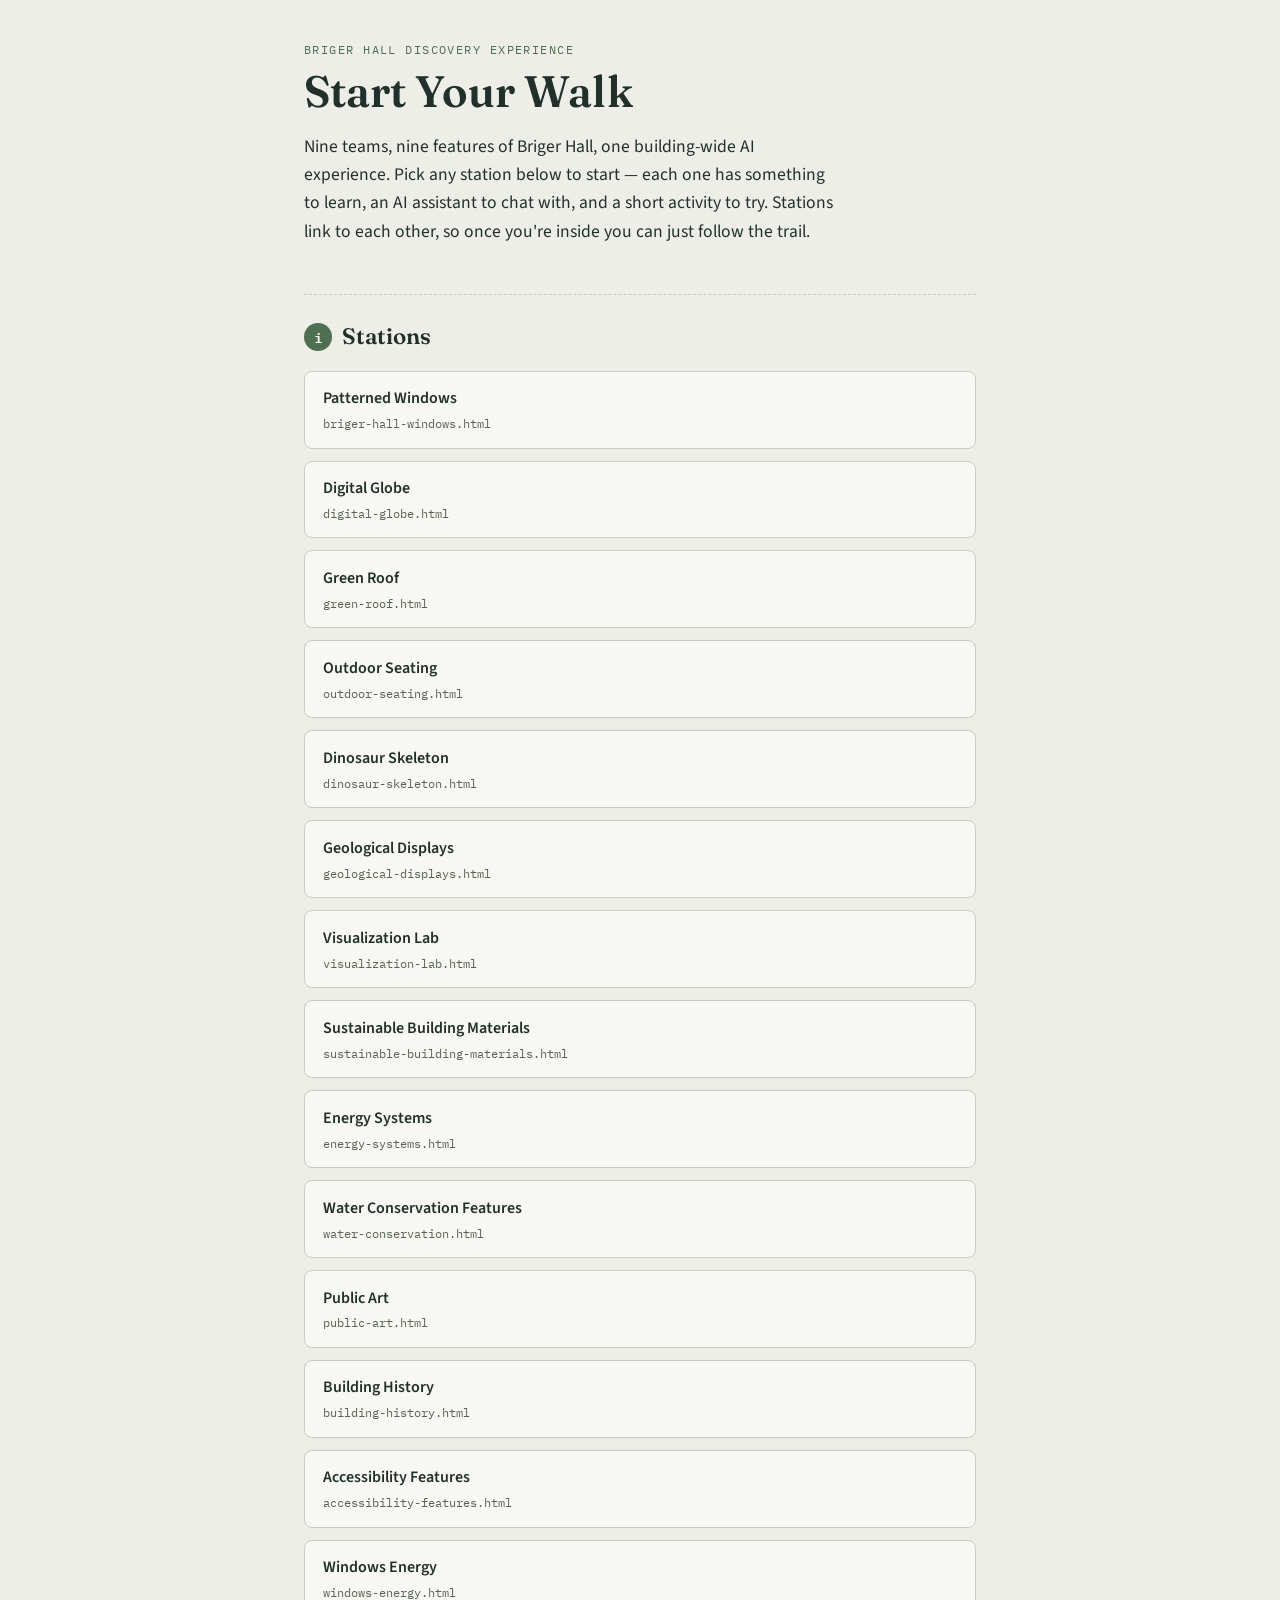
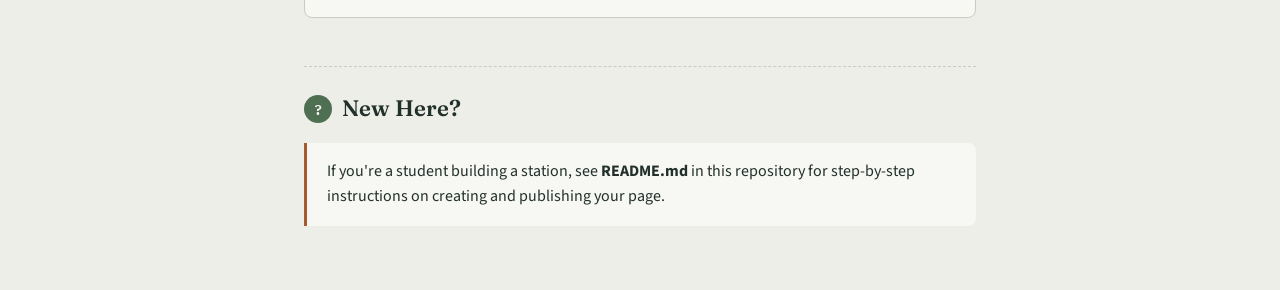
<file: index.html>
<!DOCTYPE html>
<html lang="en">
<head>
  <meta charset="UTF-8">
  <meta name="viewport" content="width=device-width, initial-scale=1.0">
  <title>Briger Hall Discovery Experience</title>
  <link rel="stylesheet" href="style.css">
  <link rel="preconnect" href="https://fonts.googleapis.com">
  <link href="https://fonts.googleapis.com/css2?family=Fraunces:wght@600&family=Source+Sans+3&family=IBM+Plex+Mono&display=swap" rel="stylesheet">
  <style>
    /* Landing-page-only additions, layered on top of style.css */
    .station-list {
      list-style: none;
      margin: 1rem 0 0;
      padding: 0;
      display: grid;
      gap: 0.75rem;
    }
    .station-list li a {
      display: block;
      background: var(--paper-raised);
      border: 1px solid var(--line);
      border-radius: 8px;
      padding: 0.9rem 1.1rem;
      color: var(--ink);
      text-decoration: none;
      font-weight: 600;
    }
    .station-list li a:hover {
      border-color: var(--moss);
    }
    .station-list li a .filename {
      display: block;
      font-family: var(--font-mono);
      font-size: 0.75rem;
      font-weight: 400;
      color: var(--muted);
      margin-top: 0.15rem;
    }
  </style>
</head>
<body>
  <main class="station">

    <div class="eyebrow">Briger Hall Discovery Experience</div>
    <h1>Start Your Walk</h1>
    <p class="intro">
      Nine teams, nine features of Briger Hall, one building-wide AI experience. Pick any
      station below to start — each one has something to learn, an AI assistant to chat
      with, and a short activity to try. Stations link to each other, so once you're
      inside you can just follow the trail.
    </p>

    <section class="section">
      <h2><span class="marker">i</span> Stations</h2>
      <ul class="station-list">
        <li><a href="briger-hall-windows.html">Patterned Windows <span class="filename">briger-hall-windows.html</span></a></li>
        <li><a href="digital-globe.html">Digital Globe <span class="filename">digital-globe.html</span></a></li>
        <li><a href="green-roof.html">Green Roof <span class="filename">green-roof.html</span></a></li>
        <li><a href="outdoor-seating.html">Outdoor Seating <span class="filename">outdoor-seating.html</span></a></li>
        <li><a href="dinosaur-skeleton.html">Dinosaur Skeleton <span class="filename">dinosaur-skeleton.html</span></a></li>
        <li><a href="geological-displays.html">Geological Displays <span class="filename">geological-displays.html</span></a></li>
        <li><a href="visualization-lab.html">Visualization Lab <span class="filename">visualization-lab.html</span></a></li>
        <li><a href="sustainable-building-materials.html">Sustainable Building Materials <span class="filename">sustainable-building-materials.html</span></a></li>
        <li><a href="energy-systems.html">Energy Systems <span class="filename">energy-systems.html</span></a></li>
        <li><a href="water-conservation.html">Water Conservation Features <span class="filename">water-conservation.html</span></a></li>
        <li><a href="public-art.html">Public Art <span class="filename">public-art.html</span></a></li>
        <li><a href="building-history.html">Building History <span class="filename">building-history.html</span></a></li>
        <li><a href="accessibility-features.html">Accessibility Features <span class="filename">accessibility-features.html</span></a></li>
        <li><a href="windows-energy.html">Windows Energy <span class="filename">windows-energy.html</span></a></li>
      </ul>
    </section>

    <section class="section">
      <h2><span class="marker">?</span> New Here?</h2>
      <div class="activity">
        If you're a student building a station, see <strong>README.md</strong> in this
        repository for step-by-step instructions on creating and publishing your page.
      </div>
    </section>

  </main>
</body>
</html>
</file>
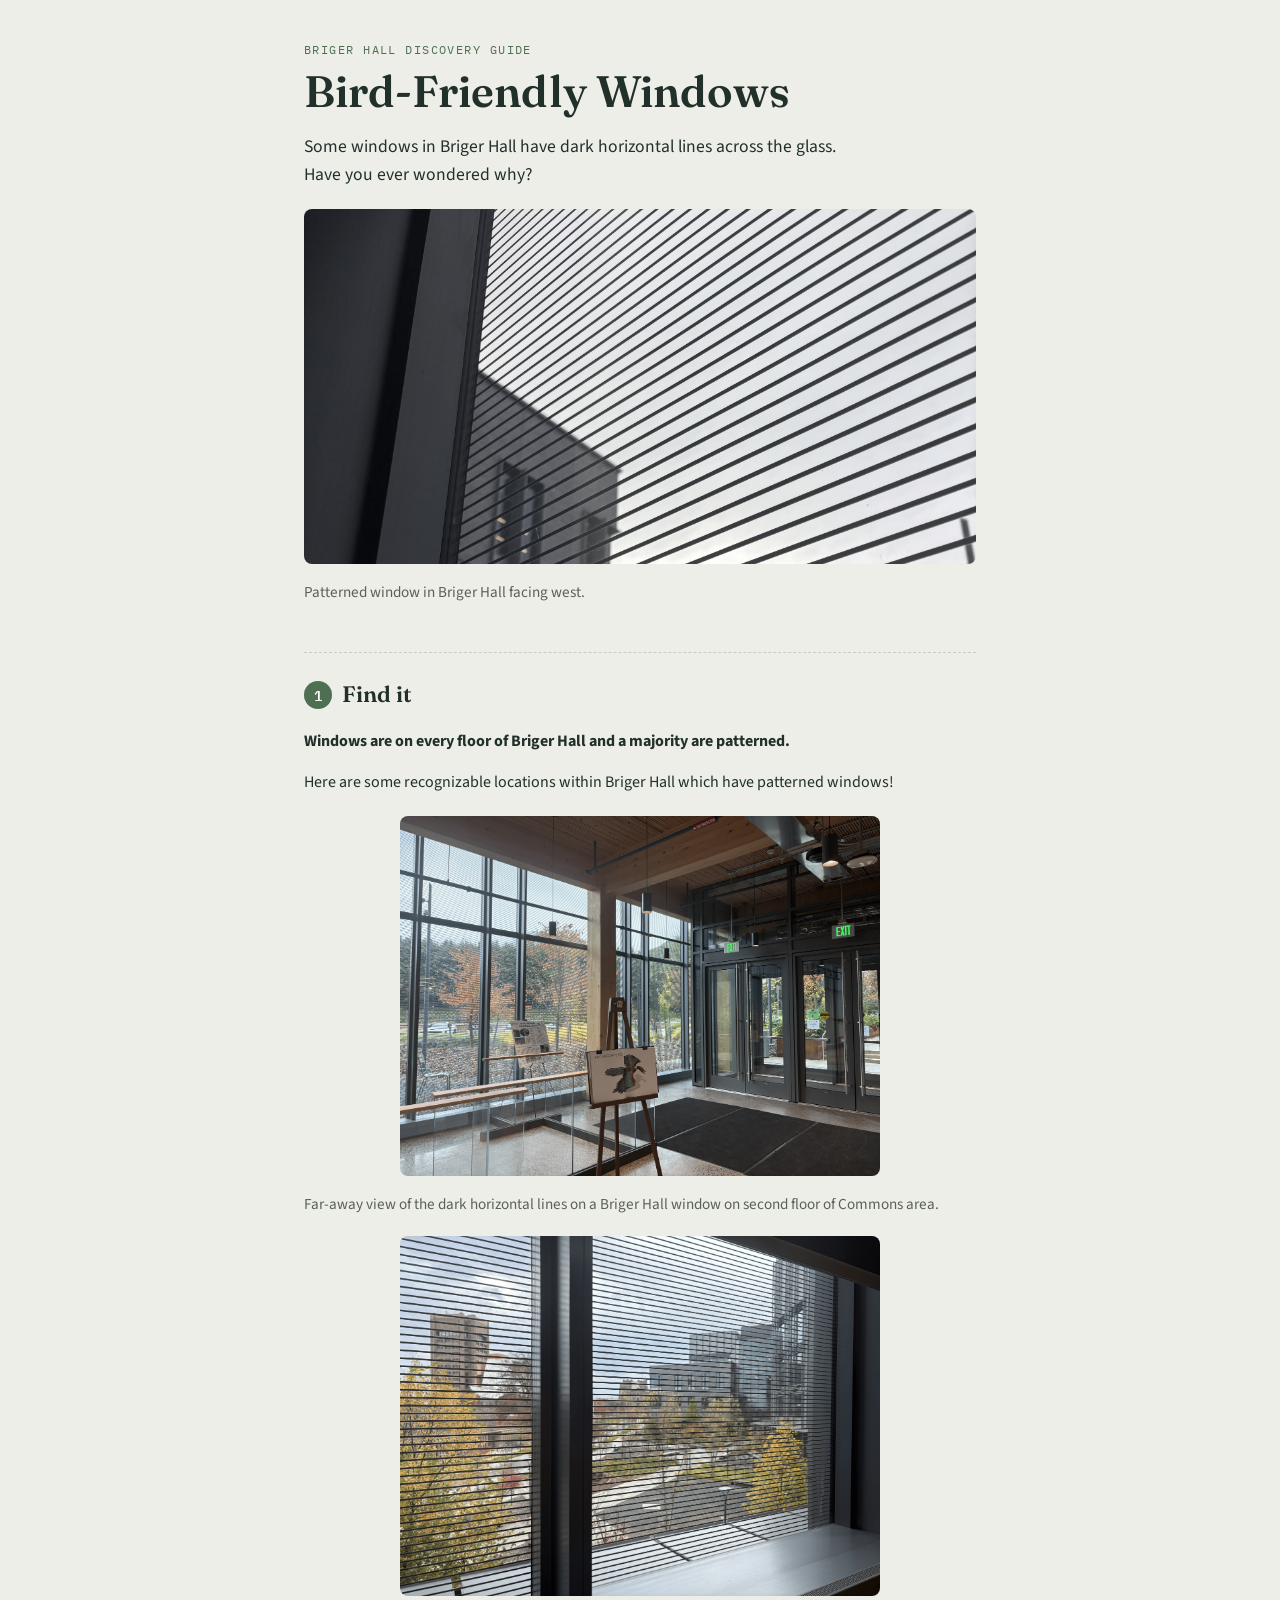
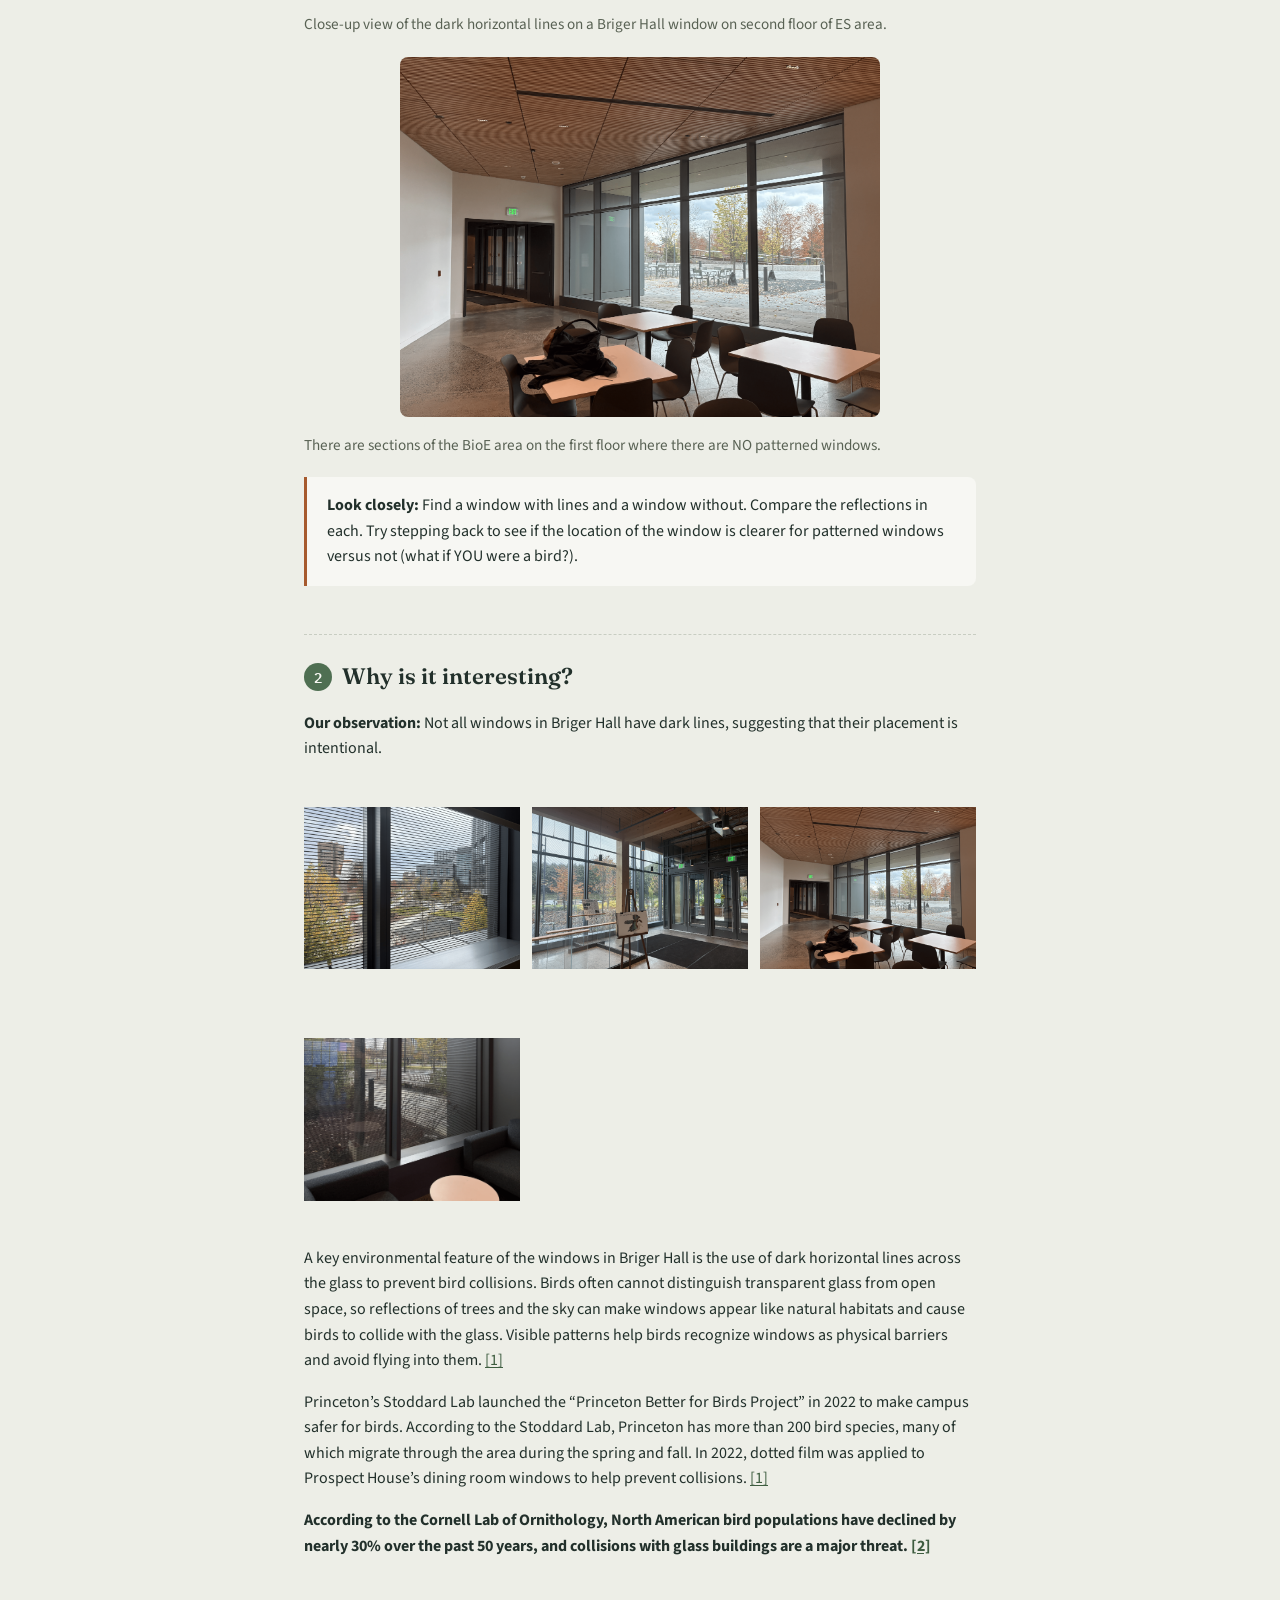
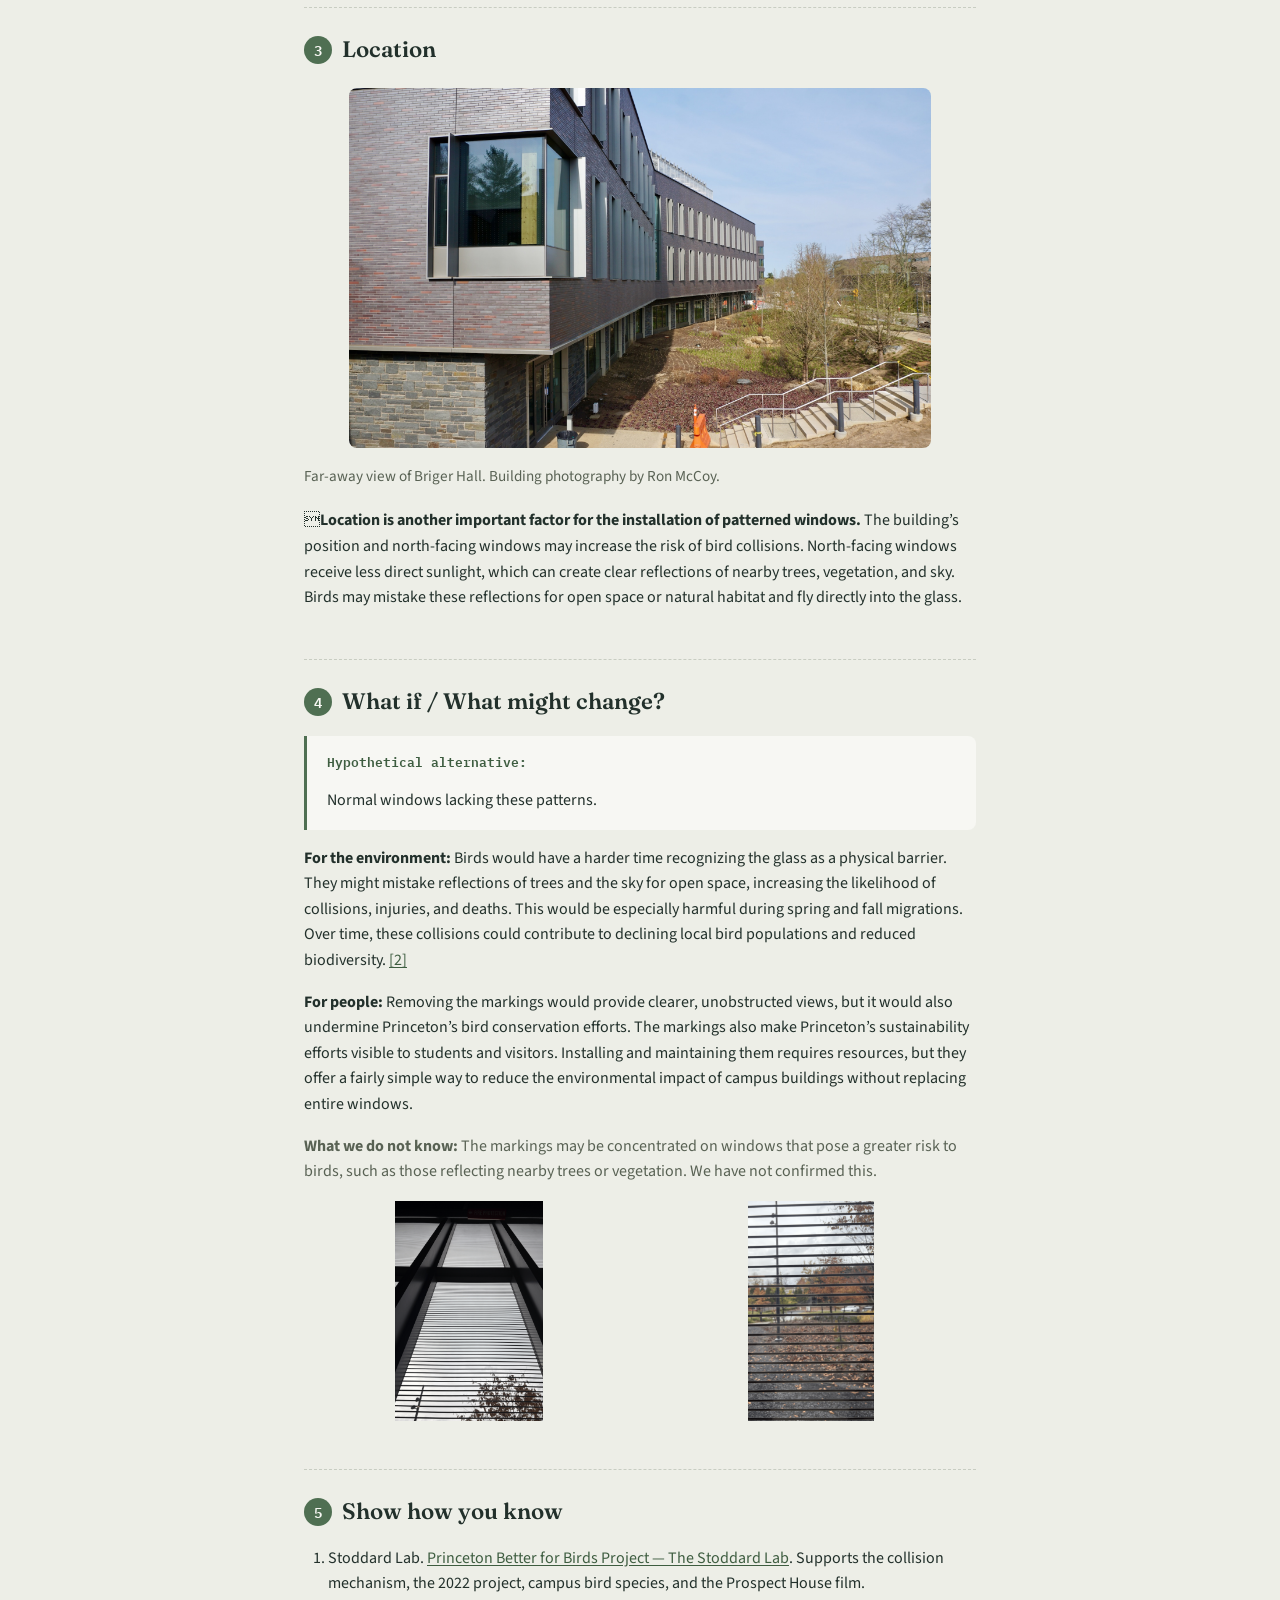
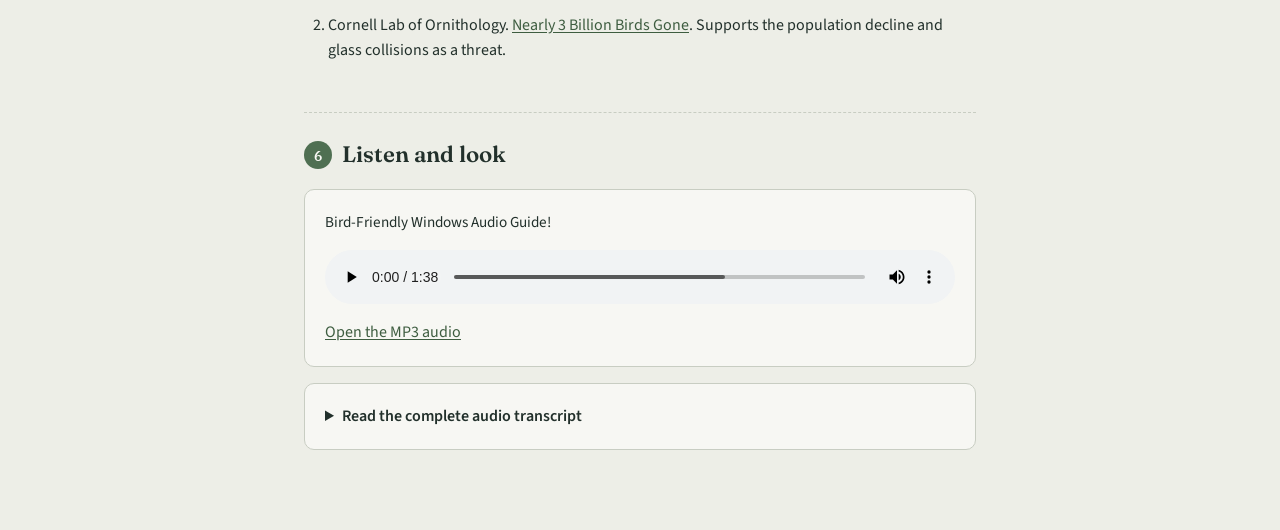
<file: briger-hall-windows.html>
<!DOCTYPE html>
<html lang="en">
<head>
  <meta charset="UTF-8">
  <meta name="viewport" content="width=device-width, initial-scale=1.0">
  <title>Bird-Friendly Windows: Briger Hall Discovery Guide</title>
  <link rel="stylesheet" href="style.css">
  <link rel="preconnect" href="https://fonts.googleapis.com">
  <link href="https://fonts.googleapis.com/css2?family=Fraunces:wght@600&amp;family=Source+Sans+3&amp;family=IBM+Plex+Mono&amp;display=swap" rel="stylesheet">
</head>
<body>
  <a class="skip-link" href="#main-content">Skip to feature guide</a>
  <main class="station" id="main-content">
    <header>
      <div class="eyebrow">Briger Hall Discovery Guide</div>
      <h1>Bird-Friendly Windows</h1>
      <p class="intro">Some windows in Briger Hall have dark horizontal lines across the glass. Have you ever wondered why?</p>
    </header>
	<!-- big photo at start -->
	<figure class="feature-image">
        <img src="images/windows_image1.png" alt="A window of Briger Hall with dark horizontal lines running across the glass. Photo by Sophie Broderick.">
        <figcaption>Patterned window in Briger Hall facing west.</figcaption>
    </figure>
	

    <section class="section" aria-labelledby="find-heading">
      <h2 id="find-heading"><span class="marker" aria-hidden="true">1</span> Find it</h2>
      <strong>Windows are on every floor of Briger Hall and a majority are patterned.</strong>
	  <p> Here are some recognizable locations within Briger Hall which have patterned windows!</p>
	  <figure class="feature-image">
        <img src="images/windows_image3.png" alt="Far-away view of the dark horizontal lines on a Briger Hall window on second floor of Commons area. Photo by Sophie Broderick.">
        <figcaption>Far-away view of the dark horizontal lines on a Briger Hall window on second floor of Commons area.</figcaption>
      </figure>
      <figure class="feature-image">
        <img src="images/windows_image2.png" alt="Close-up view of the dark horizontal lines on a Briger Hall window on second floor of ES area. Photo by Sophie Broderick.">
        <figcaption>Close-up view of the dark horizontal lines on a Briger Hall window on second floor of ES area.</figcaption>
      </figure>
	  <figure class="feature-image">
        <img src="images/windows_image4.png" alt="Windows without dark horizontal lines on a Briger Hall window on first floor of BioE area. Photo by Sophie Broderick.">
        <figcaption>There are sections of the BioE area on the first floor where there are NO patterned windows.</figcaption>
      </figure>
      <div class="activity">
        <p><strong>Look closely:</strong> Find a window with lines and a window without. Compare the reflections in each. Try stepping back to see if the location of the window is clearer for patterned windows versus not (what if YOU were a bird?).</p>
      </div>
    </section>

    <section class="section" aria-labelledby="interesting-heading">
      <h2 id="interesting-heading"><span class="marker" aria-hidden="true">2</span> Why is it interesting?</h2>
      <p><strong>Our observation:</strong> Not all windows in Briger Hall have dark lines, suggesting that their placement is intentional.</p>
      <div class="gallery">
        <img src="images/windows_image2.png" alt="Far-away view of the dark horizontal lines on a Briger Hall window on second floor of Commons area.">
        <img src="images/windows_image3.png" alt="Far-away view of the dark horizontal lines on a Briger Hall window on second floor of ES area.">
        <img src="images/windows_image4.png" alt="Windows without dark horizontal lines on a Briger Hall window on first floor of BioE area.">
		<img src="images/windows_image5.png" alt="Close-up view of the dark horizontal lines on a Briger Hall window on first floor of ES area.">
      </div>
      <p>A key environmental feature of the windows in Briger Hall is the use of dark horizontal lines across the glass to prevent bird collisions. Birds often cannot distinguish transparent glass from open space, so reflections of trees and the sky can make windows appear like natural habitats and cause birds to collide with the glass. Visible patterns help birds recognize windows as physical barriers and avoid flying into them. <a href="#source-1">[1]</a></p>
      <p>Princeton’s Stoddard Lab launched the “Princeton Better for Birds Project” in 2022 to make campus safer for birds. According to the Stoddard Lab, Princeton has more than 200 bird species, many of which migrate through the area during the spring and fall. In 2022, dotted film was applied to Prospect House’s dining room windows to help prevent collisions. <a href="#source-1">[1]</a></p>
      <strong>According to the Cornell Lab of Ornithology, North American bird populations have declined by nearly 30% over the past 50 years, and collisions with glass buildings are a major threat. <a href="#source-2">[2]</a></strong>
    </section>

	<section class="section" aria-labelledby="what-if-heading">
      <h2 id="what-if-heading"><span class="marker" aria-hidden="true">3</span> Location</h2>
	  <figure class="feature-image">
        <img src="images/windows_image_update.jpeg" alt="Far away view of Briger Hall. Building photography by Ron McCoy.">
        <figcaption>Far-away view of Briger Hall. Building photography by Ron McCoy.</figcaption>
      </figure>
      <p><strong>Location is another important factor for the installation of patterned windows.</strong> The building’s position and north-facing windows may increase the risk of bird collisions. North-facing windows receive less direct sunlight, which can create clear reflections of nearby trees, vegetation, and sky. Birds may mistake these reflections for open space or natural habitat and fly directly into the glass.</p>
    </section>

    <section class="section" aria-labelledby="what-if-heading">
      <h2 id="what-if-heading"><span class="marker" aria-hidden="true">4</span> What if / What might change?</h2>
      <div class="counterfactual">
        <p class="scenario-label">Hypothetical alternative:</p>
        <p>Normal windows lacking these patterns.</p>
      </div>
      <p><strong>For the environment:</strong> Birds would have a harder time recognizing the glass as a physical barrier. They might mistake reflections of trees and the sky for open space, increasing the likelihood of collisions, injuries, and deaths. This would be especially harmful during spring and fall migrations. Over time, these collisions could contribute to declining local bird populations and reduced biodiversity. <a href="#source-2">[2]</a></p>
      <p><strong>For people:</strong> Removing the markings would provide clearer, unobstructed views, but it would also undermine Princeton’s bird conservation efforts. The markings also make Princeton’s sustainability efforts visible to students and visitors. Installing and maintaining them requires resources, but they offer a fairly simple way to reduce the environmental impact of campus buildings without replacing entire windows.</p>
	  <p class="uncertainty"><strong>What we do not know:</strong> The markings may be concentrated on windows that pose a greater risk to birds, such as those reflecting nearby trees or vegetation. We have not confirmed this.</p>
    </section>
	
	<div class="gallery">
		<img src="images/windows_image6.png" alt="Close-up view of the dark horizontal lines on a Briger Hall window on first floor of ES area.">
		<img src="images/windows_image7.png" alt="Close-up view of the dark horizontal lines on a Briger Hall window on second floor of ES area.">
      </div>

    <section class="section" aria-labelledby="sources-heading">
      <h2 id="sources-heading"><span class="marker" aria-hidden="true">5</span> Show how you know</h2>
      <ol class="sources">
        <li id="source-1">Stoddard Lab. <a href="https://www.marycstoddard.com/princeton-better-for-birds-project">Princeton Better for Birds Project — The Stoddard Lab</a>. Supports the collision mechanism, the 2022 project, campus bird species, and the Prospect House film.</li>
        <li id="source-2">Cornell Lab of Ornithology. <a href="https://www.birds.cornell.edu/home/bring-birds-back/">Nearly 3 Billion Birds Gone</a>. Supports the population decline and glass collisions as a threat.</li>
      </ol>
    </section>

    <section class="section" aria-labelledby="listen-heading">
      <h2 id="listen-heading"><span class="marker" aria-hidden="true">6</span> Listen and look</h2>
      <figure class="audio-guide">
        <figcaption id="audio-caption">Bird-Friendly Windows Audio Guide!</figcaption>
        <audio controls preload="metadata" src="audio/briger-hall-windows.mp3" aria-describedby="audio-caption">
          Your browser does not support the audio player. Use the MP3 link below.
        </audio>
        <p><a href="audio/briger-hall-windows.mp3">Open the MP3 audio</a></p>
      </figure>
      <details class="transcript">
        <summary>Read the complete audio transcript</summary>
        <div class="transcript-text">
          <p>Look at the windows on the west and north sides of Briger Hall. They have dark horizontal lines across the glass.</p>
          <p>Birds often cannot distinguish transparent glass from open space. Reflections of trees and the sky can make windows appear like natural habitats and cause birds to collide with the glass. Visible patterns help birds recognize windows as physical barriers. According to the Cornell Lab of Ornithology, North American bird populations have declined by nearly thirty percent over the past fifty years, and collisions with glass buildings are a major threat.</p>
          <p>Princeton’s Stoddard Lab launched the Princeton Better for Birds Project in 2022. According to the lab, Princeton has more than two hundred bird species, many of which migrate through the area during the spring and fall.</p>
          <p>Now consider normal windows without these patterns. Birds might mistake reflections for open space, increasing the likelihood of collisions, injuries, and deaths, especially during migration. Removing the markings would give people clearer views, but it would undermine Princeton’s bird conservation efforts. Installing and maintaining the markings requires resources, but they are a fairly simple way to reduce the environmental impact of a building without replacing entire windows.</p>
          <p>If you notice, some windows in Briger Hall have these markings but some don't! What variables go into the decision to apply markings to some windows but not to others? This is something that is uncertain since the variables change based on the organization, the building logistics and other goals of the architects. Try to spot a pattern yourself in the placements of patterned windows!</p>
		</div>
      </details>
    </section>
  </main>
</body>
</html>
</file>
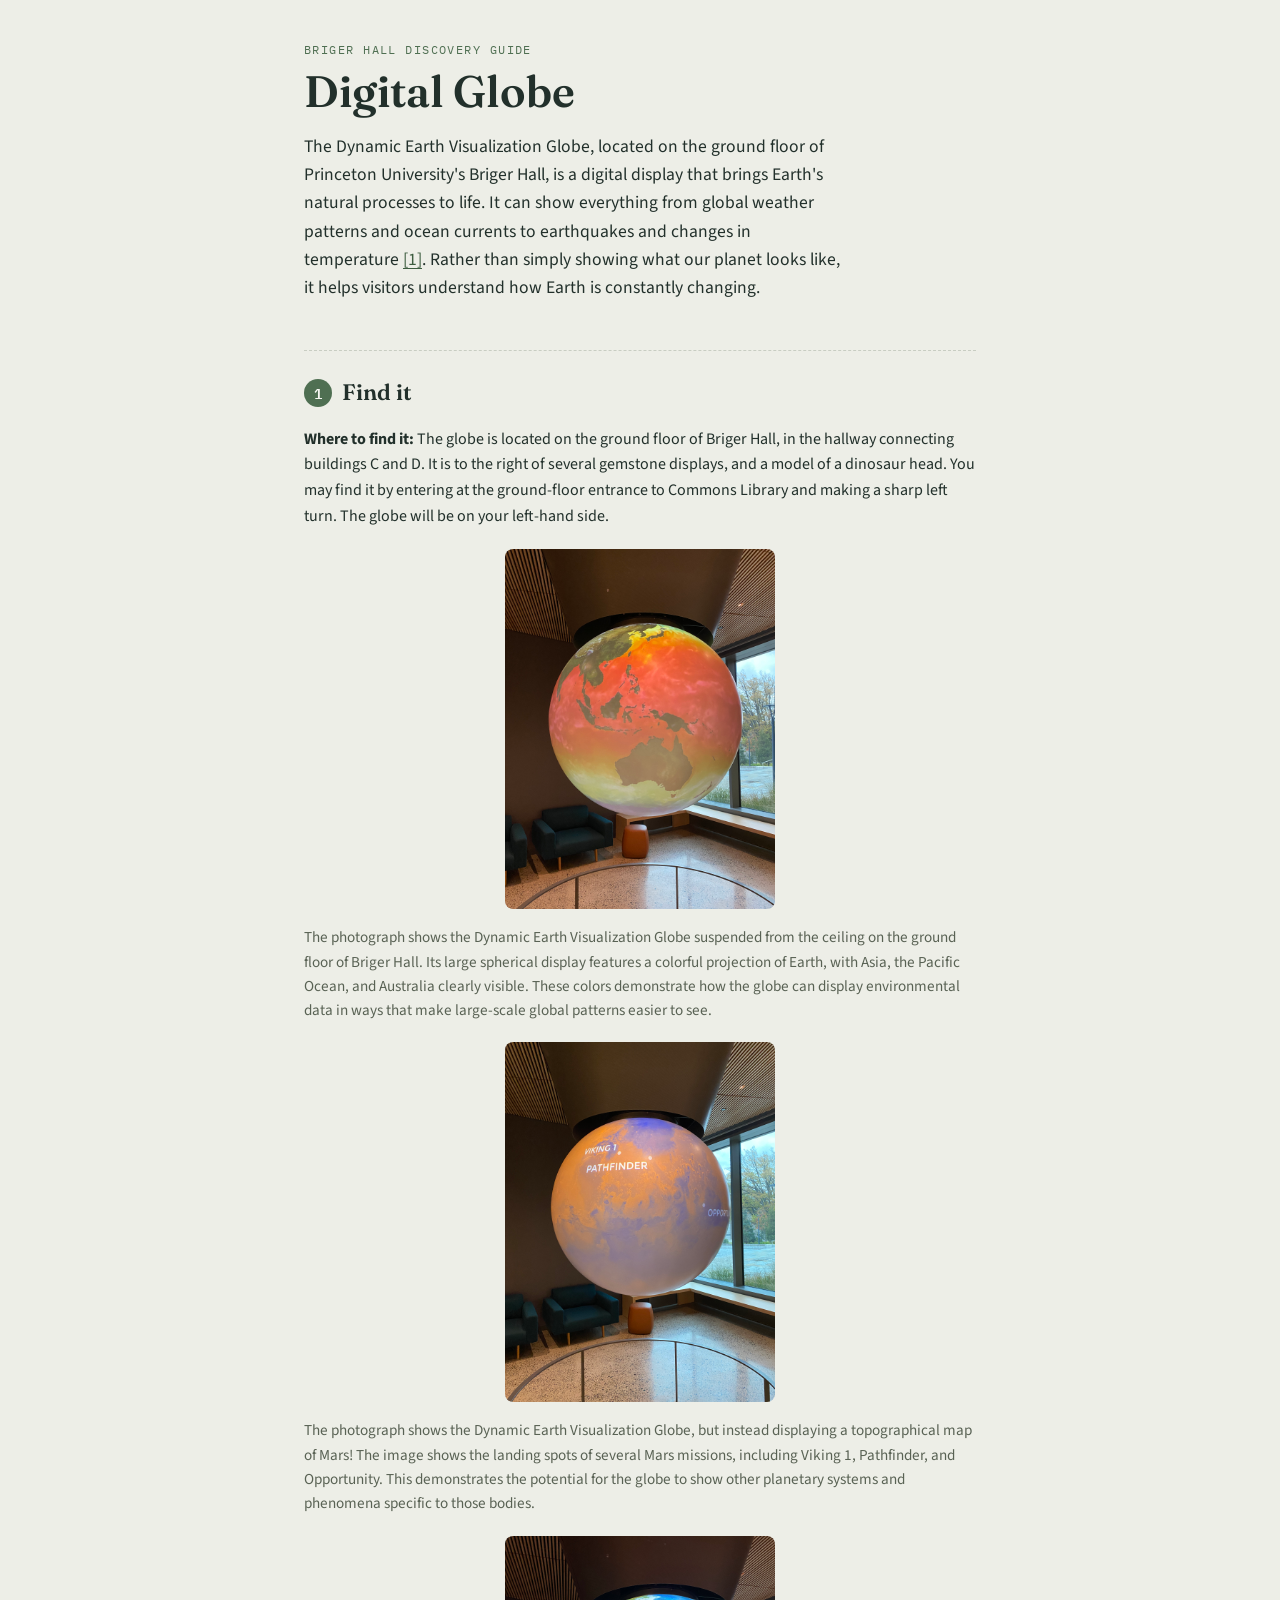
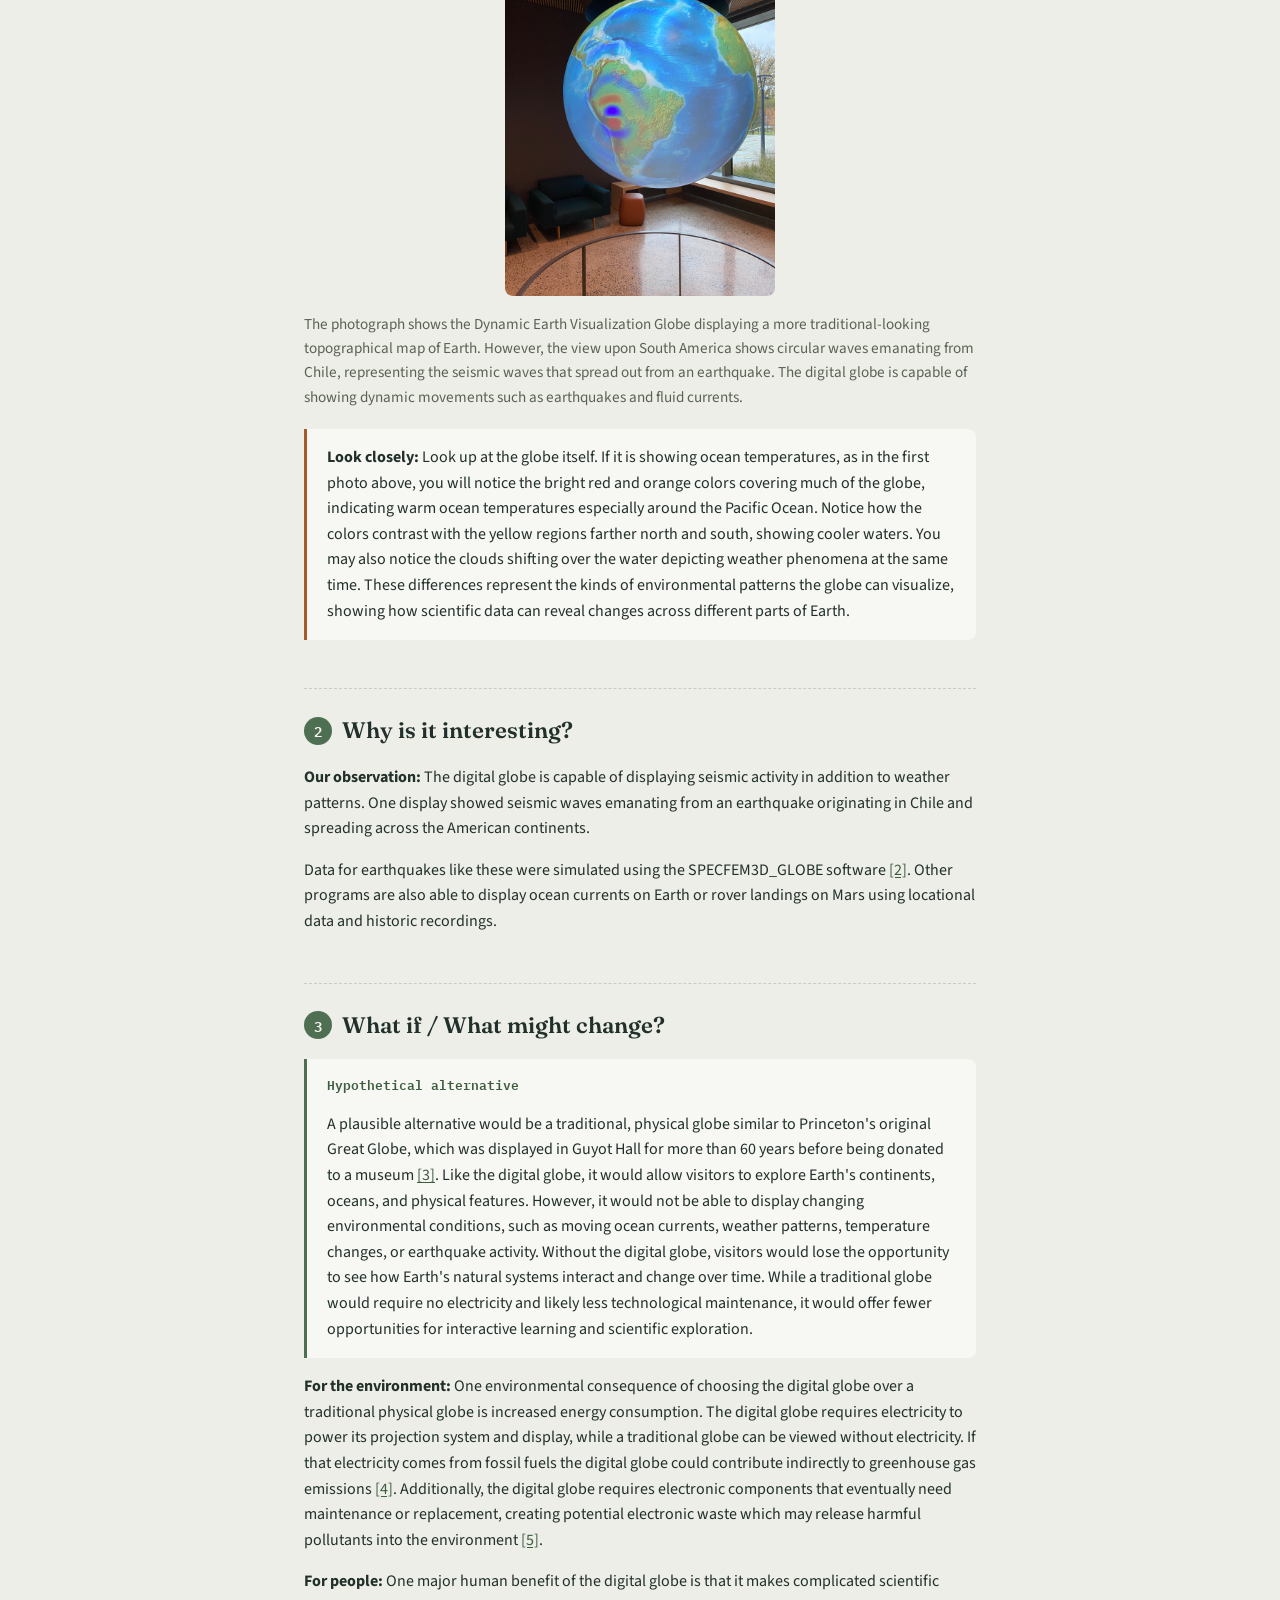
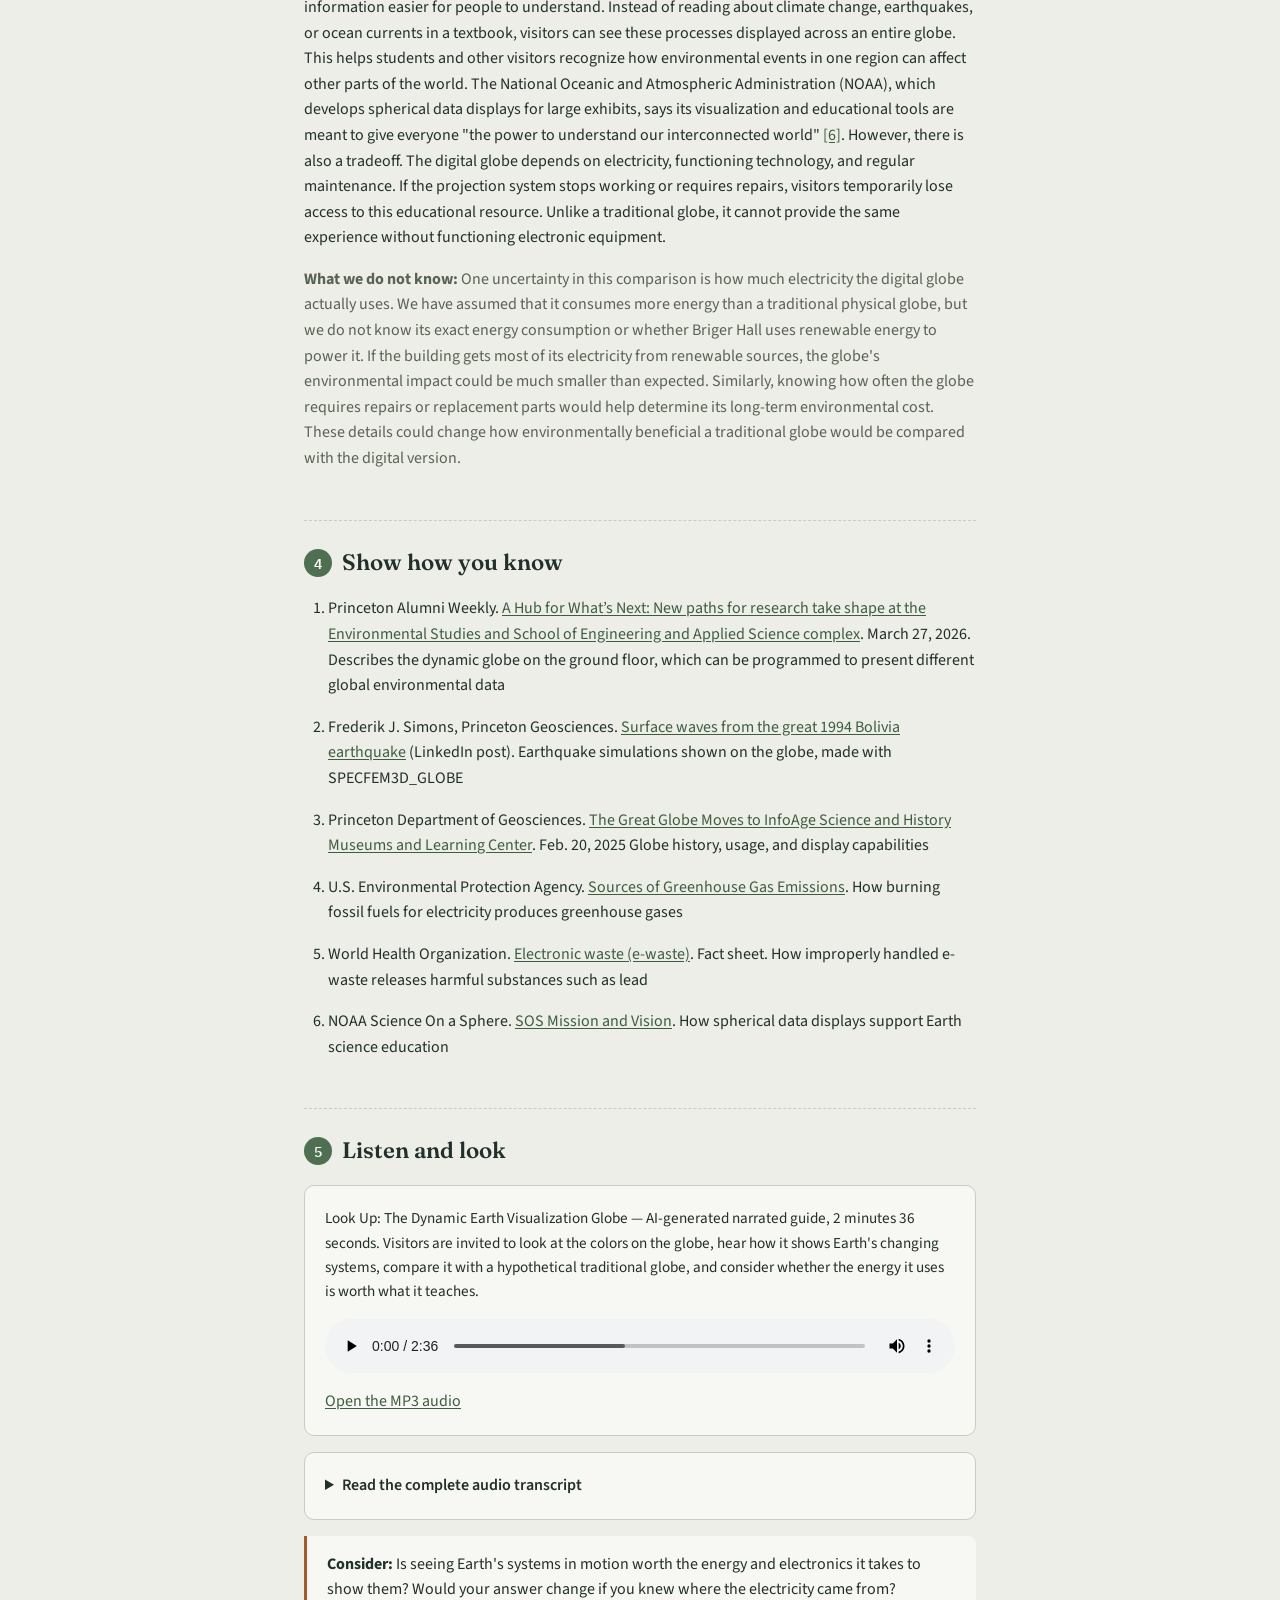
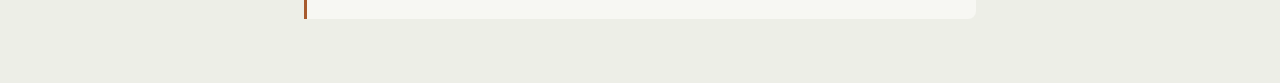
<file: digital-globe.html>
<!DOCTYPE html>
<html lang="en">
<head>
  <meta charset="UTF-8">
  <meta name="viewport" content="width=device-width, initial-scale=1.0">
  <title>Digital Globe — Briger Hall Discovery Guide</title>
  <link rel="stylesheet" href="style.css">
  <link rel="preconnect" href="https://fonts.googleapis.com">
  <link href="https://fonts.googleapis.com/css2?family=Fraunces:wght@600&amp;family=Source+Sans+3&amp;family=IBM+Plex+Mono&amp;display=swap" rel="stylesheet">
</head>
<body>
  <a class="skip-link" href="#main-content">Skip to feature guide</a>
  <main class="station" id="main-content">
    <header>
      <div class="eyebrow">Briger Hall Discovery Guide</div>
      <!-- Replace the title here AND in the title tag above. -->
      <h1>Digital Globe</h1>
      <p class="intro">The Dynamic Earth Visualization Globe, located on the ground floor of Princeton University's Briger Hall, is a digital display that brings Earth's natural processes to life. It can show everything from global weather patterns and ocean currents to earthquakes and changes in temperature <a href="#source-1">[1]</a>. Rather than simply showing what our planet looks like, it helps visitors understand how Earth is constantly changing.</p>
    </header>

    <section class="section" aria-labelledby="find-heading">
      <h2 id="find-heading"><span class="marker" aria-hidden="true">1</span> Find it</h2>
      <p><strong>Where to find it:</strong> The globe is located on the ground floor of Briger Hall, in the hallway connecting buildings C and D. It is to the right of several gemstone displays, and a model of a dinosaur head. You may find it by entering at the ground-floor entrance to Commons Library and making a sharp left turn. The globe will be on your left-hand side. 
</p>
      <!-- REQUIRED: Upload an original photo or sketch to images/. Avoid photos of people.
           Replace the filename, alt text, and caption. Paths are case-sensitive. -->
      <figure class="feature-image">
        <img src="images/digital-globe1.JPG" alt="A large digital globe displaying orange and yellow hues across the oceans.">
        <figcaption>The photograph shows the Dynamic Earth Visualization Globe suspended from the ceiling on the ground floor of Briger Hall. Its large spherical display features a colorful projection of Earth, with Asia, the Pacific Ocean, and Australia clearly visible. These colors demonstrate how the globe can display environmental data in ways that make large-scale global patterns easier to see.</figcaption>
      </figure>
      <figure class="feature-image">
        <img src="images/digital-globe3.JPG" alt="A large digital globe displaying Mars and its rover landings Viking 1, Pathfinder, and Opportunity.">
        <figcaption>The photograph shows the Dynamic Earth Visualization Globe, but instead displaying a topographical map of Mars! The image shows the landing spots of several Mars missions, including Viking 1, Pathfinder, and Opportunity. This demonstrates the potential for the globe to show other planetary systems and phenomena specific to those bodies.</figcaption>
      </figure>
      <figure class="feature-image">
        <img src="images/digital-globe5.JPG" alt="A traditional-looking digital globe with circular waves emanating from Chile, South America">
        <figcaption>The photograph shows the Dynamic Earth Visualization Globe displaying a more traditional-looking topographical map of Earth. However, the view upon South America shows circular waves emanating from Chile, representing the seismic waves that spread out from an earthquake. The digital globe is capable of showing dynamic movements such as earthquakes and fluid currents.</figcaption>
      </figure>
      <div class="activity">
        <p><strong>Look closely:</strong> Look up at the globe itself. If it is showing ocean temperatures, as in the first photo above, you will notice the bright red and orange colors covering much of the globe, indicating warm ocean temperatures especially around the Pacific Ocean. Notice how the colors contrast with the yellow regions farther north and south, showing cooler waters. You may also notice the clouds shifting over the water depicting weather phenomena at the same time. These differences represent the kinds of environmental patterns the globe can visualize, showing how scientific data can reveal changes across different parts of Earth.</p>
      </div>
    </section>

    <section class="section" aria-labelledby="interesting-heading">
      <h2 id="interesting-heading"><span class="marker" aria-hidden="true">2</span> Why is it interesting?</h2>
      <p><strong>Our observation:</strong> The digital globe is capable of displaying seismic activity in addition to weather patterns. One display showed seismic waves emanating from an earthquake originating in Chile and spreading across the American continents.</p>
      <p>Data for earthquakes like these were simulated using the SPECFEM3D_GLOBE software <a href="#source-2">[2]</a>. Other programs are also able to display ocean currents on Earth or rover landings on Mars using locational data and historic recordings.</p>
      <!-- Distinguish what you observed from what a source explains. Do not assume a
           general source verifies a technical specification of this building. -->
    </section>

    <section class="section" aria-labelledby="what-if-heading">
      <h2 id="what-if-heading"><span class="marker" aria-hidden="true">3</span> What if / What might change?</h2>
      <div class="counterfactual">
        <p class="scenario-label">Hypothetical alternative</p>
        <p>A plausible alternative would be a traditional, physical globe similar to Princeton's original Great Globe, which was displayed in Guyot Hall for more than 60 years before being donated to a museum <a href="#source-3">[3]</a>. Like the digital globe, it would allow visitors to explore Earth's continents, oceans, and physical features. However, it would not be able to display changing environmental conditions, such as moving ocean currents, weather patterns, temperature changes, or earthquake activity. Without the digital globe, visitors would lose the opportunity to see how Earth's natural systems interact and change over time. While a traditional globe would require no electricity and likely less technological maintenance, it would offer fewer opportunities for interactive learning and scientific exploration.</p>
      </div>
      <p><strong>For the environment:</strong> One environmental consequence of choosing the digital globe over a traditional physical globe is increased energy consumption. The digital globe requires electricity to power its projection system and display, while a traditional globe can be viewed without electricity. If that electricity comes from fossil fuels the digital globe could contribute indirectly to greenhouse gas emissions <a href="#source-4">[4]</a>. Additionally, the digital globe requires electronic components that eventually need maintenance or replacement, creating potential electronic waste which may release harmful pollutants into the environment <a href="#source-5">[5]</a>.</p>
      <p><strong>For people:</strong> One major human benefit of the digital globe is that it makes complicated scientific information easier for people to understand. Instead of reading about climate change, earthquakes, or ocean currents in a textbook, visitors can see these processes displayed across an entire globe. This helps students and other visitors recognize how environmental events in one region can affect other parts of the world. The National Oceanic and Atmospheric Administration (NOAA), which develops spherical data displays for large exhibits, says its visualization and educational tools are meant to give everyone "the power to understand our interconnected world" <a href="#source-6">[6]</a>.
However, there is also a tradeoff. The digital globe depends on electricity, functioning technology, and regular maintenance. If the projection system stops working or requires repairs, visitors temporarily lose access to this educational resource. Unlike a traditional globe, it cannot provide the same experience without functioning electronic equipment.</p>
      <p class="uncertainty"><strong>What we do not know:</strong> One uncertainty in this comparison is how much electricity the digital globe actually uses. We have assumed that it consumes more energy than a traditional physical globe, but we do not know its exact energy consumption or whether Briger Hall uses renewable energy to power it. If the building gets most of its electricity from renewable sources, the globe's environmental impact could be much smaller than expected. Similarly, knowing how often the globe requires repairs or replacement parts would help determine its long-term environmental cost. These details could change how environmentally beneficial a traditional globe would be compared with the digital version.</p>
    </section>

    <section class="section" aria-labelledby="sources-heading">
      <h2 id="sources-heading"><span class="marker" aria-hidden="true">4</span> Show how you know</h2>
      <!-- REQUIRED: At least two relevant sources beyond AI output. Replace these
           example URLs and descriptions. Add entries and inline citations as needed. -->
      <ol class="sources">
        <li id="source-1">Princeton Alumni Weekly. <a href="https://paw.princeton.edu/article/new-building-es-seas-environmental-science-biology-engineering-allosaurus">A Hub for What’s Next: New paths for research take shape at the Environmental Studies and School of Engineering and Applied Science complex</a>. March 27, 2026. Describes the dynamic globe on the ground floor, which can be programmed to present different global environmental data</li>
        <li id="source-2">Frederik J. Simons, Princeton Geosciences. <a href="https://www.linkedin.com/posts/fjsimons_surface-waves-from-the-great-1994-bolivia-activity-7445750219536789504-DWUI">Surface waves from the great 1994 Bolivia earthquake</a> (LinkedIn post). Earthquake simulations shown on the globe, made with SPECFEM3D_GLOBE</li>
        <li id="source-3">Princeton Department of Geosciences. <a href="https://geosciences.princeton.edu/news/great-globe-moves-infoage-science-and-history-museums-and-learning-center">The Great Globe Moves to InfoAge Science and History Museums and Learning Center</a>. Feb. 20, 2025 Globe history, usage, and display capabilities</li>
        <li id="source-4">U.S. Environmental Protection Agency. <a href="https://www.epa.gov/ghgemissions/sources-greenhouse-gas-emissions">Sources of Greenhouse Gas Emissions</a>. How burning fossil fuels for electricity produces greenhouse gases</li>
        <li id="source-5">World Health Organization. <a href="https://www.who.int/news-room/fact-sheets/detail/electronic-waste-(e-waste)">Electronic waste (e-waste)</a>. Fact sheet. How improperly handled e-waste releases harmful substances such as lead</li>
        <li id="source-6">NOAA Science On a Sphere. <a href="https://sos.noaa.gov/about/mission-vision/">SOS Mission and Vision</a>. How spherical data displays support Earth science education</li>
      </ol>
    </section>

    <section class="section" aria-labelledby="listen-heading">
      <h2 id="listen-heading"><span class="marker" aria-hidden="true">5</span> Listen and look</h2>
      <!-- REQUIRED: Create an AI-narrated guide or conversational podcast clip with
           ElevenLabs, UNDER 4 minutes. Listen, correct, and regenerate as needed.
           Include: a detail to examine, checked explanation, your counterfactual,
           environmental and human tradeoffs, honest uncertainty, and a visitor question.
           Upload your MP3 to audio/ and replace BOTH paths below. -->
      <figure class="audio-guide">
        <figcaption id="audio-caption">Look Up: The Dynamic Earth Visualization Globe — AI-generated narrated guide, 2 minutes 36 seconds. Visitors are invited to look at the colors on the globe, hear how it shows Earth's changing systems, compare it with a hypothetical traditional globe, and consider whether the energy it uses is worth what it teaches.</figcaption>
        <audio controls preload="metadata" src="audio/digital-globe.mp3" aria-describedby="audio-caption">
          Your browser does not support the audio player. Use the MP3 link below.
        </audio>
        <p><a href="audio/digital-globe.mp3">Open the MP3 audio</a></p>
      </figure>
      <details class="transcript">
        <summary>Read the complete audio transcript</summary>
        <div class="transcript-text">
          <p>Welcome to the Dynamic Earth Visualization Globe, here on the ground floor of Briger Hall. Before you listen any further, take a moment to look up at the globe itself. Find the oceans. Depending on what the globe is showing today, you might see bright reds and oranges spread across the Pacific, fading to yellow toward the poles. Those colors are data: warmer water near the equator, cooler water farther north and south. Watch for a few seconds, and you may see clouds drifting over the ocean at the same time.</p>
          <p>This isn't a printed map. It's a spherical digital display that can show how Earth changes: weather systems, ocean currents, temperature, and even earthquakes. When we visited, one display showed seismic waves rippling outward from an earthquake in Chile and spreading across the Americas. Simulations like that are made with seismology software called SPECFEM3D GLOBE. The globe can even leave Earth behind and show Mars, with the landing sites of rovers like Pathfinder and Opportunity.</p>
          <p>Now imagine a hypothetical alternative. What if this hallway held a traditional, physical globe instead? That's not far-fetched. Princeton's Great Globe stood in Guyot Hall for more than sixty years before it was donated to a museum, and this digital globe was meant to honor it.</p>
          <p>A physical globe would need no electricity and very little maintenance. The digital globe runs on power, and if that power comes from fossil fuels, it adds indirectly to greenhouse gas emissions. Its electronic parts will also wear out someday, and electronic waste that isn't handled properly can release harmful substances, like lead, into soil, water, and air.</p>
          <p>But a physical globe can't move. It couldn't show a storm forming, a current flowing, or an earthquake's waves crossing a continent. For visitors, the digital globe turns abstract science into something you can watch happen, and it shows how an event in one part of the world connects to others. The tradeoff is that if the projector breaks, the lesson goes dark until it's repaired.</p>
          <p>There's also a lot we don't know. We don't know how much electricity this globe actually uses, or how much of Briger Hall's power comes from renewable sources. If it's mostly clean energy, the environmental cost could be much smaller than we've assumed.</p>
          <p>So here's a question to think about as you look up at it: is seeing Earth's systems in motion worth the energy and electronics it takes to show them? And would your answer change if you knew where the electricity came from?</p>
        </div>
      </details>
      <div class="activity">
        <p><strong>Consider:</strong> Is seeing Earth's systems in motion worth the energy and electronics it takes to show them? Would your answer change if you knew where the electricity came from?</p>
      </div>
    </section>

    <!-- BEFORE SUBMITTING: Replace all bracketed text, example URLs, and media paths.
         Check the published page, image, audio, transcript, and links on a phone or
         in a signed-out browser. Test with 3 people outside class, keep anonymous
         notes, and make at least one revision based on feedback.
         Submit your page link, revisions, and reflection separately to the instructor. -->
  </main>
</body>
</html>
</file>
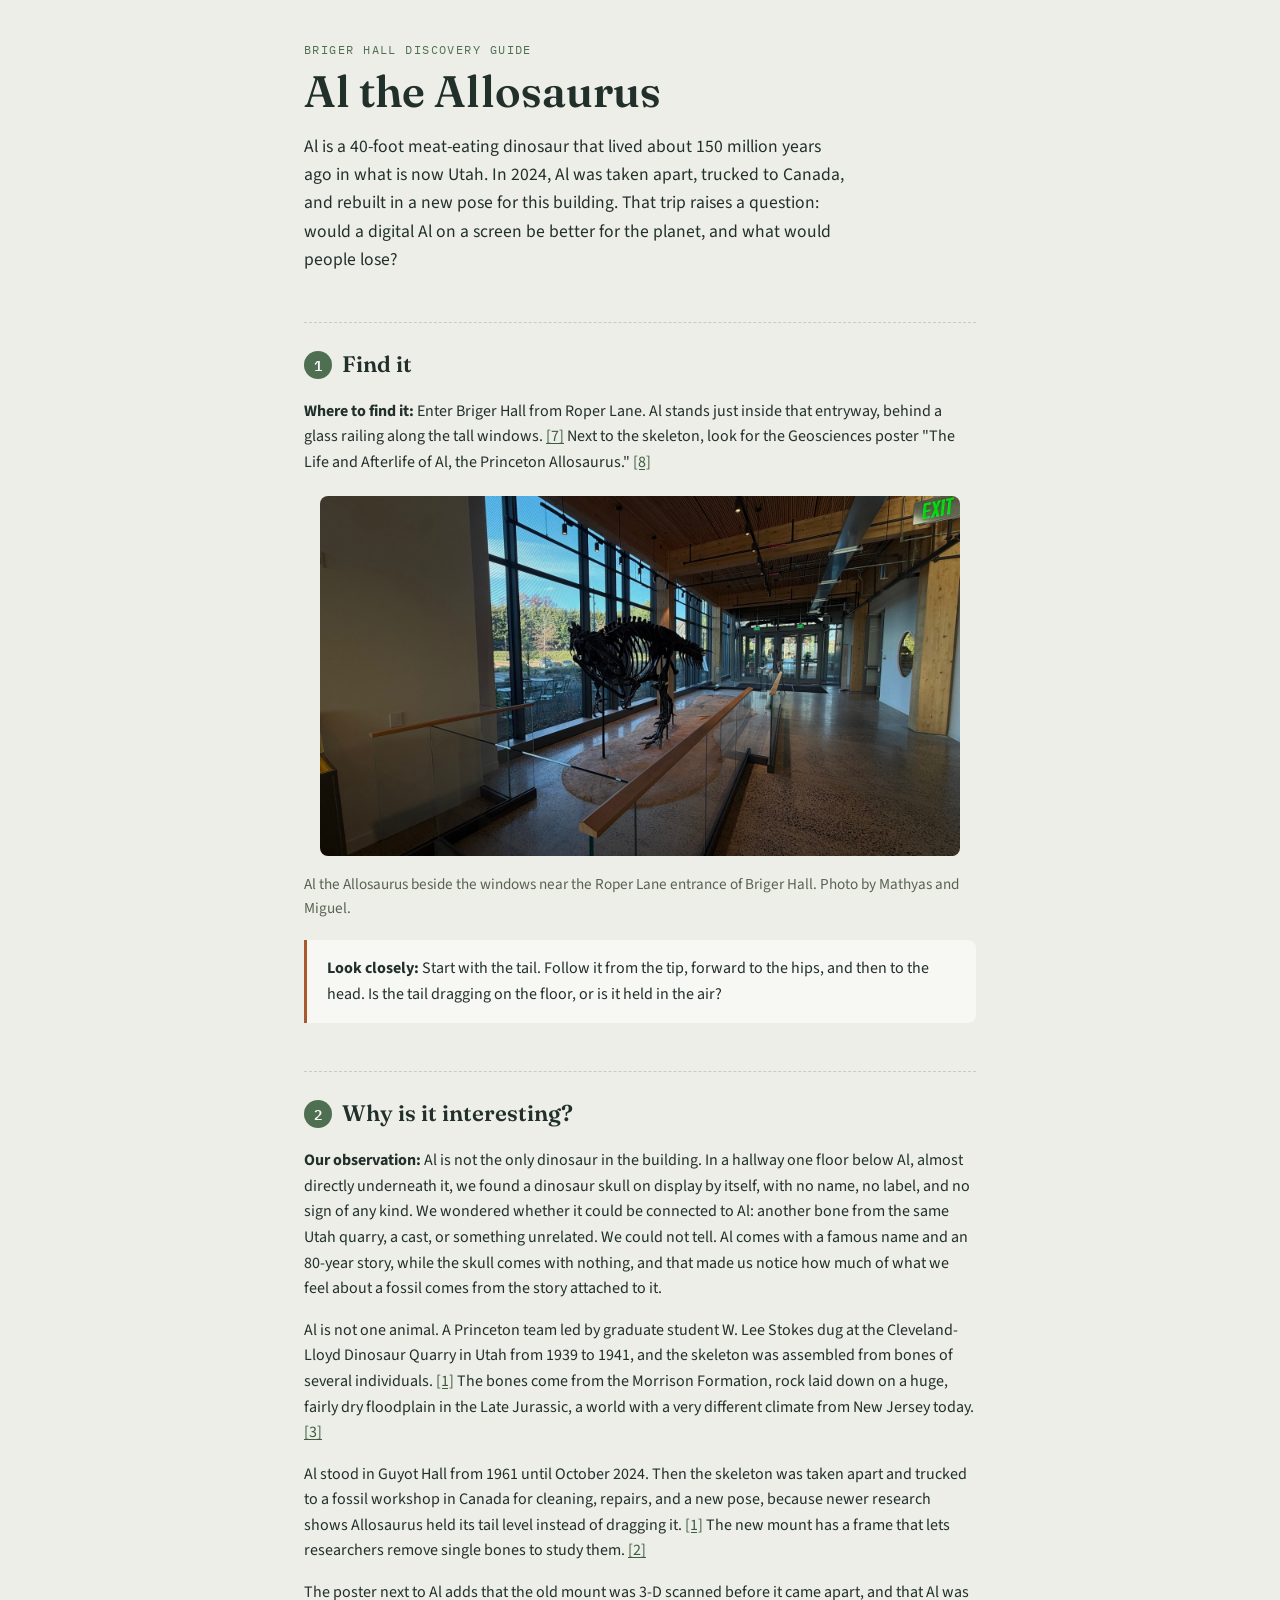
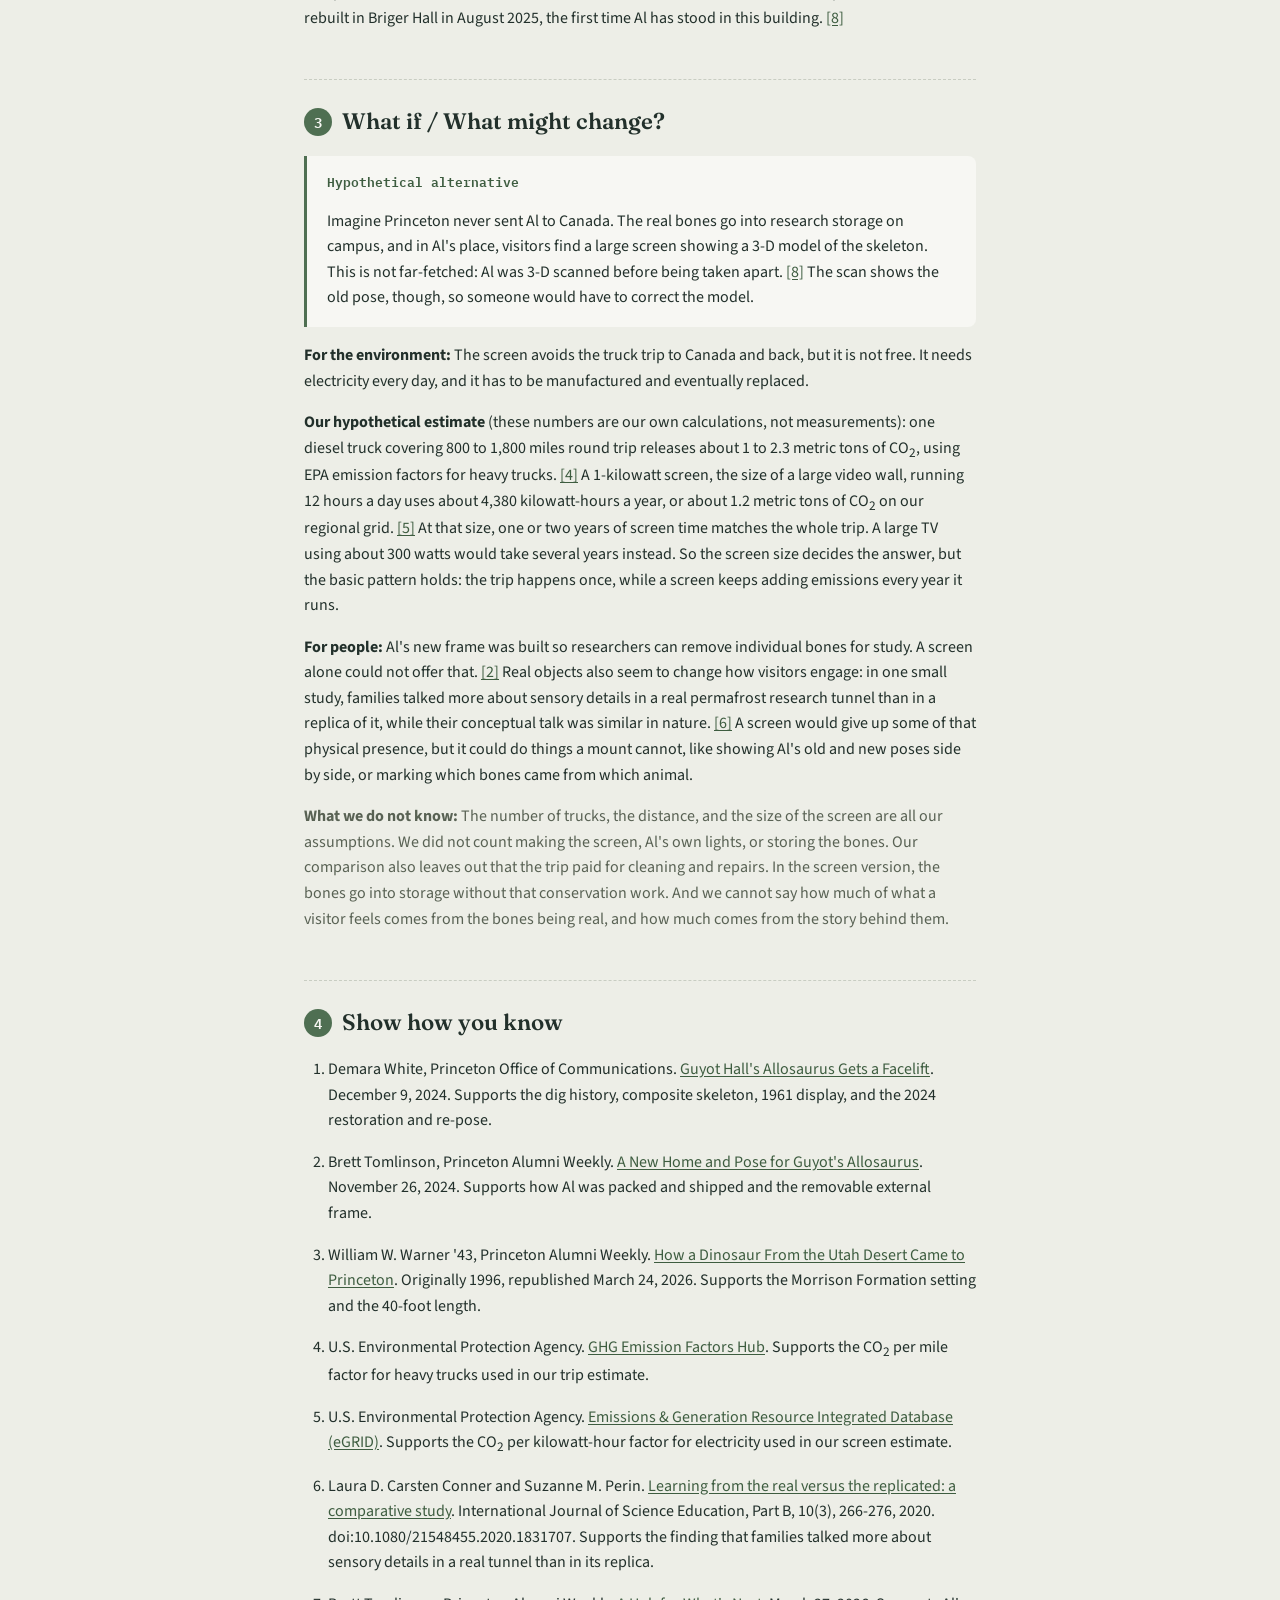
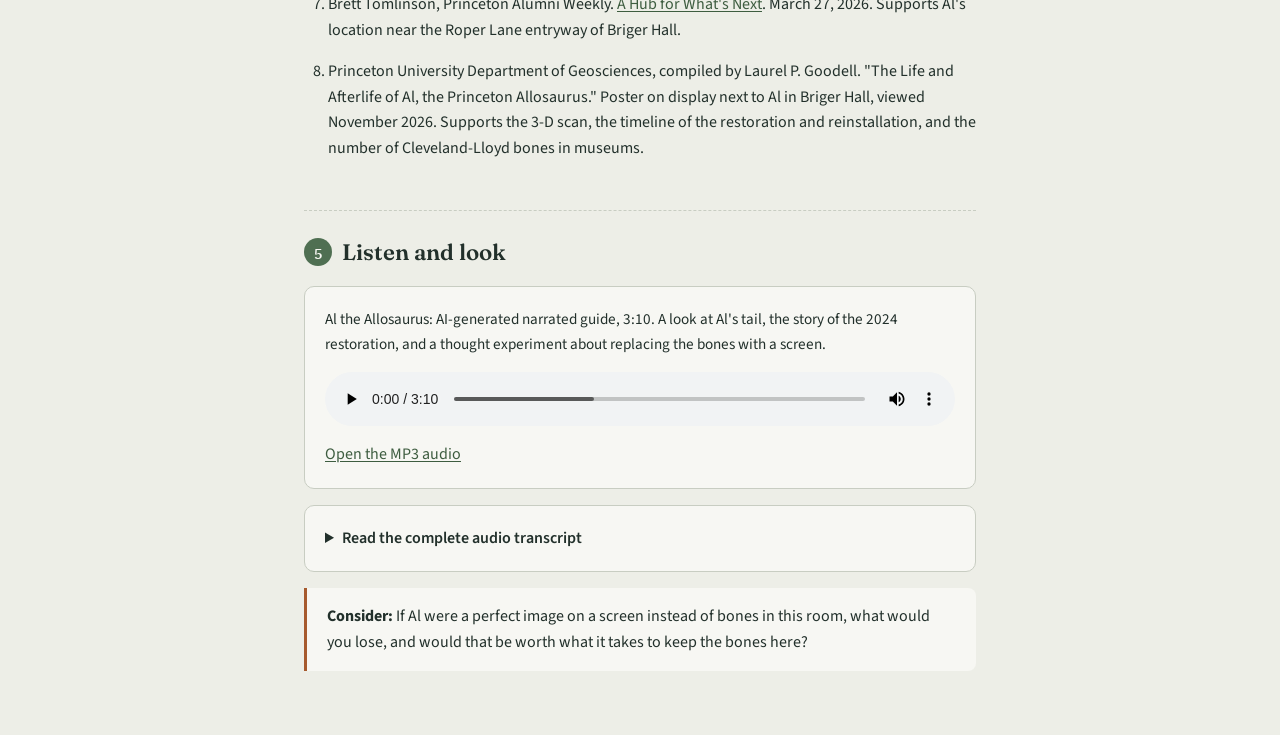
<file: dinosaur-skeleton.html>
<!DOCTYPE html>
<html lang="en">
<head>
  <meta charset="UTF-8">
  <meta name="viewport" content="width=device-width, initial-scale=1.0">
  <title>Al the Allosaurus | Briger Hall Discovery Guide</title>
  <link rel="stylesheet" href="style.css">
  <link rel="preconnect" href="https://fonts.googleapis.com">
  <link href="https://fonts.googleapis.com/css2?family=Fraunces:wght@600&amp;family=Source+Sans+3&amp;family=IBM+Plex+Mono&amp;display=swap" rel="stylesheet">
</head>
<body>
  <a class="skip-link" href="#main-content">Skip to feature guide</a>
  <main class="station" id="main-content">
    <header>
      <div class="eyebrow">Briger Hall Discovery Guide</div>
      <h1>Al the Allosaurus</h1>
      <p class="intro">Al is a 40-foot meat-eating dinosaur that lived about 150 million years ago in what is now Utah. In 2024, Al was taken apart, trucked to Canada, and rebuilt in a new pose for this building. That trip raises a question: would a digital Al on a screen be better for the planet, and what would people lose?</p>
    </header>

    <section class="section" aria-labelledby="find-heading">
      <h2 id="find-heading"><span class="marker" aria-hidden="true">1</span> Find it</h2>
      <p><strong>Where to find it:</strong> Enter Briger Hall from Roper Lane. Al stands just inside that entryway, behind a glass railing along the tall windows. <a href="#source-7">[7]</a> Next to the skeleton, look for the Geosciences poster "The Life and Afterlife of Al, the Princeton Allosaurus." <a href="#source-8">[8]</a></p>
      <figure class="feature-image">
        <img src="images/dinosaur-skeleton.jpg" alt="Dark Allosaurus skeleton on a sandstone-colored base behind a glass railing, in front of floor-to-ceiling windows, with the glass entrance doors of Briger Hall in the background.">
        <figcaption>Al the Allosaurus beside the windows near the Roper Lane entrance of Briger Hall. Photo by Mathyas and Miguel.</figcaption>
      </figure>
      <div class="activity">
        <p><strong>Look closely:</strong> Start with the tail. Follow it from the tip, forward to the hips, and then to the head. Is the tail dragging on the floor, or is it held in the air?</p>
      </div>
    </section>

    <section class="section" aria-labelledby="interesting-heading">
      <h2 id="interesting-heading"><span class="marker" aria-hidden="true">2</span> Why is it interesting?</h2>
      <p><strong>Our observation:</strong> Al is not the only dinosaur in the building. In a hallway one floor below Al, almost directly underneath it, we found a dinosaur skull on display by itself, with no name, no label, and no sign of any kind. We wondered whether it could be connected to Al: another bone from the same Utah quarry, a cast, or something unrelated. We could not tell. Al comes with a famous name and an 80-year story, while the skull comes with nothing, and that made us notice how much of what we feel about a fossil comes from the story attached to it.</p>
      <p>Al is not one animal. A Princeton team led by graduate student W. Lee Stokes dug at the Cleveland-Lloyd Dinosaur Quarry in Utah from 1939 to 1941, and the skeleton was assembled from bones of several individuals. <a href="#source-1">[1]</a> The bones come from the Morrison Formation, rock laid down on a huge, fairly dry floodplain in the Late Jurassic, a world with a very different climate from New Jersey today. <a href="#source-3">[3]</a></p>
      <p>Al stood in Guyot Hall from 1961 until October 2024. Then the skeleton was taken apart and trucked to a fossil workshop in Canada for cleaning, repairs, and a new pose, because newer research shows Allosaurus held its tail level instead of dragging it. <a href="#source-1">[1]</a> The new mount has a frame that lets researchers remove single bones to study them. <a href="#source-2">[2]</a></p>
      <p>The poster next to Al adds that the old mount was 3-D scanned before it came apart, and that Al was rebuilt in Briger Hall in August 2025, the first time Al has stood in this building. <a href="#source-8">[8]</a></p>
    </section>

    <section class="section" aria-labelledby="what-if-heading">
      <h2 id="what-if-heading"><span class="marker" aria-hidden="true">3</span> What if / What might change?</h2>
      <div class="counterfactual">
        <p class="scenario-label">Hypothetical alternative</p>
        <p>Imagine Princeton never sent Al to Canada. The real bones go into research storage on campus, and in Al's place, visitors find a large screen showing a 3-D model of the skeleton. This is not far-fetched: Al was 3-D scanned before being taken apart. <a href="#source-8">[8]</a> The scan shows the old pose, though, so someone would have to correct the model.</p>
      </div>
      <p><strong>For the environment:</strong> The screen avoids the truck trip to Canada and back, but it is not free. It needs electricity every day, and it has to be manufactured and eventually replaced.</p>
      <p><strong>Our hypothetical estimate</strong> (these numbers are our own calculations, not measurements): one diesel truck covering 800 to 1,800 miles round trip releases about 1 to 2.3 metric tons of CO<sub>2</sub>, using EPA emission factors for heavy trucks. <a href="#source-4">[4]</a> A 1-kilowatt screen, the size of a large video wall, running 12 hours a day uses about 4,380 kilowatt-hours a year, or about 1.2 metric tons of CO<sub>2</sub> on our regional grid. <a href="#source-5">[5]</a> At that size, one or two years of screen time matches the whole trip. A large TV using about 300 watts would take several years instead. So the screen size decides the answer, but the basic pattern holds: the trip happens once, while a screen keeps adding emissions every year it runs.</p>
      <p><strong>For people:</strong> Al's new frame was built so researchers can remove individual bones for study. A screen alone could not offer that. <a href="#source-2">[2]</a> Real objects also seem to change how visitors engage: in one small study, families talked more about sensory details in a real permafrost research tunnel than in a replica of it, while their conceptual talk was similar in nature. <a href="#source-6">[6]</a> A screen would give up some of that physical presence, but it could do things a mount cannot, like showing Al's old and new poses side by side, or marking which bones came from which animal.</p>
      <p class="uncertainty"><strong>What we do not know:</strong> The number of trucks, the distance, and the size of the screen are all our assumptions. We did not count making the screen, Al's own lights, or storing the bones. Our comparison also leaves out that the trip paid for cleaning and repairs. In the screen version, the bones go into storage without that conservation work. And we cannot say how much of what a visitor feels comes from the bones being real, and how much comes from the story behind them.</p>
    </section>

    <section class="section" aria-labelledby="sources-heading">
      <h2 id="sources-heading"><span class="marker" aria-hidden="true">4</span> Show how you know</h2>
      <ol class="sources">
        <li id="source-1">Demara White, Princeton Office of Communications. <a href="https://international.princeton.edu/news/guyot-halls-allosaurus-gets-facelift">Guyot Hall's Allosaurus Gets a Facelift</a>. December 9, 2024. Supports the dig history, composite skeleton, 1961 display, and the 2024 restoration and re-pose.</li>
        <li id="source-2">Brett Tomlinson, Princeton Alumni Weekly. <a href="https://paw.princeton.edu/article/new-home-and-pose-guyots-allosaurus">A New Home and Pose for Guyot's Allosaurus</a>. November 26, 2024. Supports how Al was packed and shipped and the removable external frame.</li>
        <li id="source-3">William W. Warner '43, Princeton Alumni Weekly. <a href="https://paw.princeton.edu/article/how-dinosaur-utah-desert-came-princeton">How a Dinosaur From the Utah Desert Came to Princeton</a>. Originally 1996, republished March 24, 2026. Supports the Morrison Formation setting and the 40-foot length.</li>
        <li id="source-4">U.S. Environmental Protection Agency. <a href="https://www.epa.gov/climateleadership/ghg-emission-factors-hub">GHG Emission Factors Hub</a>. Supports the CO<sub>2</sub> per mile factor for heavy trucks used in our trip estimate.</li>
        <li id="source-5">U.S. Environmental Protection Agency. <a href="https://www.epa.gov/egrid">Emissions &amp; Generation Resource Integrated Database (eGRID)</a>. Supports the CO<sub>2</sub> per kilowatt-hour factor for electricity used in our screen estimate.</li>
        <li id="source-6">Laura D. Carsten Conner and Suzanne M. Perin. <a href="https://informalscience.org/research/learning-real-versus-replicated-comparative-study/">Learning from the real versus the replicated: a comparative study</a>. International Journal of Science Education, Part B, 10(3), 266-276, 2020. doi:10.1080/21548455.2020.1831707. Supports the finding that families talked more about sensory details in a real tunnel than in its replica.</li>
        <li id="source-7">Brett Tomlinson, Princeton Alumni Weekly. <a href="https://paw.princeton.edu/article/new-building-es-seas-environmental-science-biology-engineering-allosaurus">A Hub for What's Next</a>. March 27, 2026. Supports Al's location near the Roper Lane entryway of Briger Hall.</li>
        <li id="source-8">Princeton University Department of Geosciences, compiled by Laurel P. Goodell. "The Life and Afterlife of Al, the Princeton Allosaurus." Poster on display next to Al in Briger Hall, viewed November 2026. Supports the 3-D scan, the timeline of the restoration and reinstallation, and the number of Cleveland-Lloyd bones in museums.</li>
      </ol>
    </section>

    <section class="section" aria-labelledby="listen-heading">
      <h2 id="listen-heading"><span class="marker" aria-hidden="true">5</span> Listen and look</h2>
      <figure class="audio-guide">
        <figcaption id="audio-caption">Al the Allosaurus: AI-generated narrated guide, 3:10. A look at Al's tail, the story of the 2024 restoration, and a thought experiment about replacing the bones with a screen.</figcaption>
        <audio controls preload="metadata" src="audio/dinosaur-skeleton.mp3" aria-describedby="audio-caption">
          Your browser does not support the audio player. Use the MP3 link below.
        </audio>
        <p><a href="audio/dinosaur-skeleton.mp3">Open the MP3 audio</a></p>
      </figure>
      <details class="transcript">
        <summary>Read the complete audio transcript</summary>
        <div class="transcript-text">
          <p>You're listening to an AI-generated guide to Al, the Allosaurus in Briger Hall. Stand where you can see the whole skeleton.</p>
          <p>Start with the tail. Follow it from the tip, forward to the hips, and then to the head. Is the tail dragging on the floor, or is it held in the air? Take a second to look. Keep your answer in mind, because that tail is part of why Al went on a long trip.</p>
          <p>Al's story begins about 150 million years ago, but Al isn't really one animal. These bones come from several Allosaurus individuals, dug up at a quarry in Utah starting in 1939. They went on display at Princeton in 1961. Later, research showed that Allosaurus held its tail horizontally and didn't drag it. So in 2024, Al was taken apart, wrapped, and shipped to Canada for restoration, then came here, to its new home, in a new pose.</p>
          <p>Now for a thought experiment. This part is hypothetical. Imagine that Princeton never sent Al to Canada. The bones go into research storage on campus, and right here, you find a large screen showing a 3-D model. That isn't far-fetched, because, according to the poster beside Al, it was scanned in 3-D before it was taken apart. The scan shows the old pose, though, so someone would have to correct it.</p>
          <p>Would that be better for the planet? Maybe not. The screen avoids the long truck trip to Canada and back, but it needs electricity, and it has to be manufactured and eventually replaced. We made a rough estimate using EPA emission factors. One truck driving 800 to 1,800 miles releases about 1 to 2.3 metric tons of carbon dioxide. A 1-kilowatt screen running 12 hours a day is responsible for about 1.2 metric tons a year on our regional grid. So in our estimate, one or two years of screen time matches the trip. A smaller screen would take longer, so the screen size really decides the answer.</p>
          <p>There are human tradeoffs too. Al's new frame was designed so researchers can remove individual bones for study, and a screen alone couldn't offer that. In one small study, families talked more about sensory details at a real permafrost tunnel than at its replica, though their conceptual talk was similar in nature. A screen would give up some of that physical presence, but it could do things a mount can't, like showing Al's old and new poses side by side, or marking which bones came from which animal.</p>
          <p>Here's what we honestly don't know. The number of trucks, the distance, and the size of the screen are all our assumptions. We didn't count making the screen, Al's own lights, or storing the bones. And we can't say how much of what you feel right now comes from these bones being real, and how much comes from the story you just heard.</p>
          <p>So before you walk on, look at Al once more. If Al were a perfect image on a screen instead of bones in this room, what would you lose, and would that be worth what it takes to keep the bones here?</p>
        </div>
      </details>
      <div class="activity">
        <p><strong>Consider:</strong> If Al were a perfect image on a screen instead of bones in this room, what would you lose, and would that be worth what it takes to keep the bones here?</p>
      </div>
    </section>
  </main>
</body>
</html>
</file>
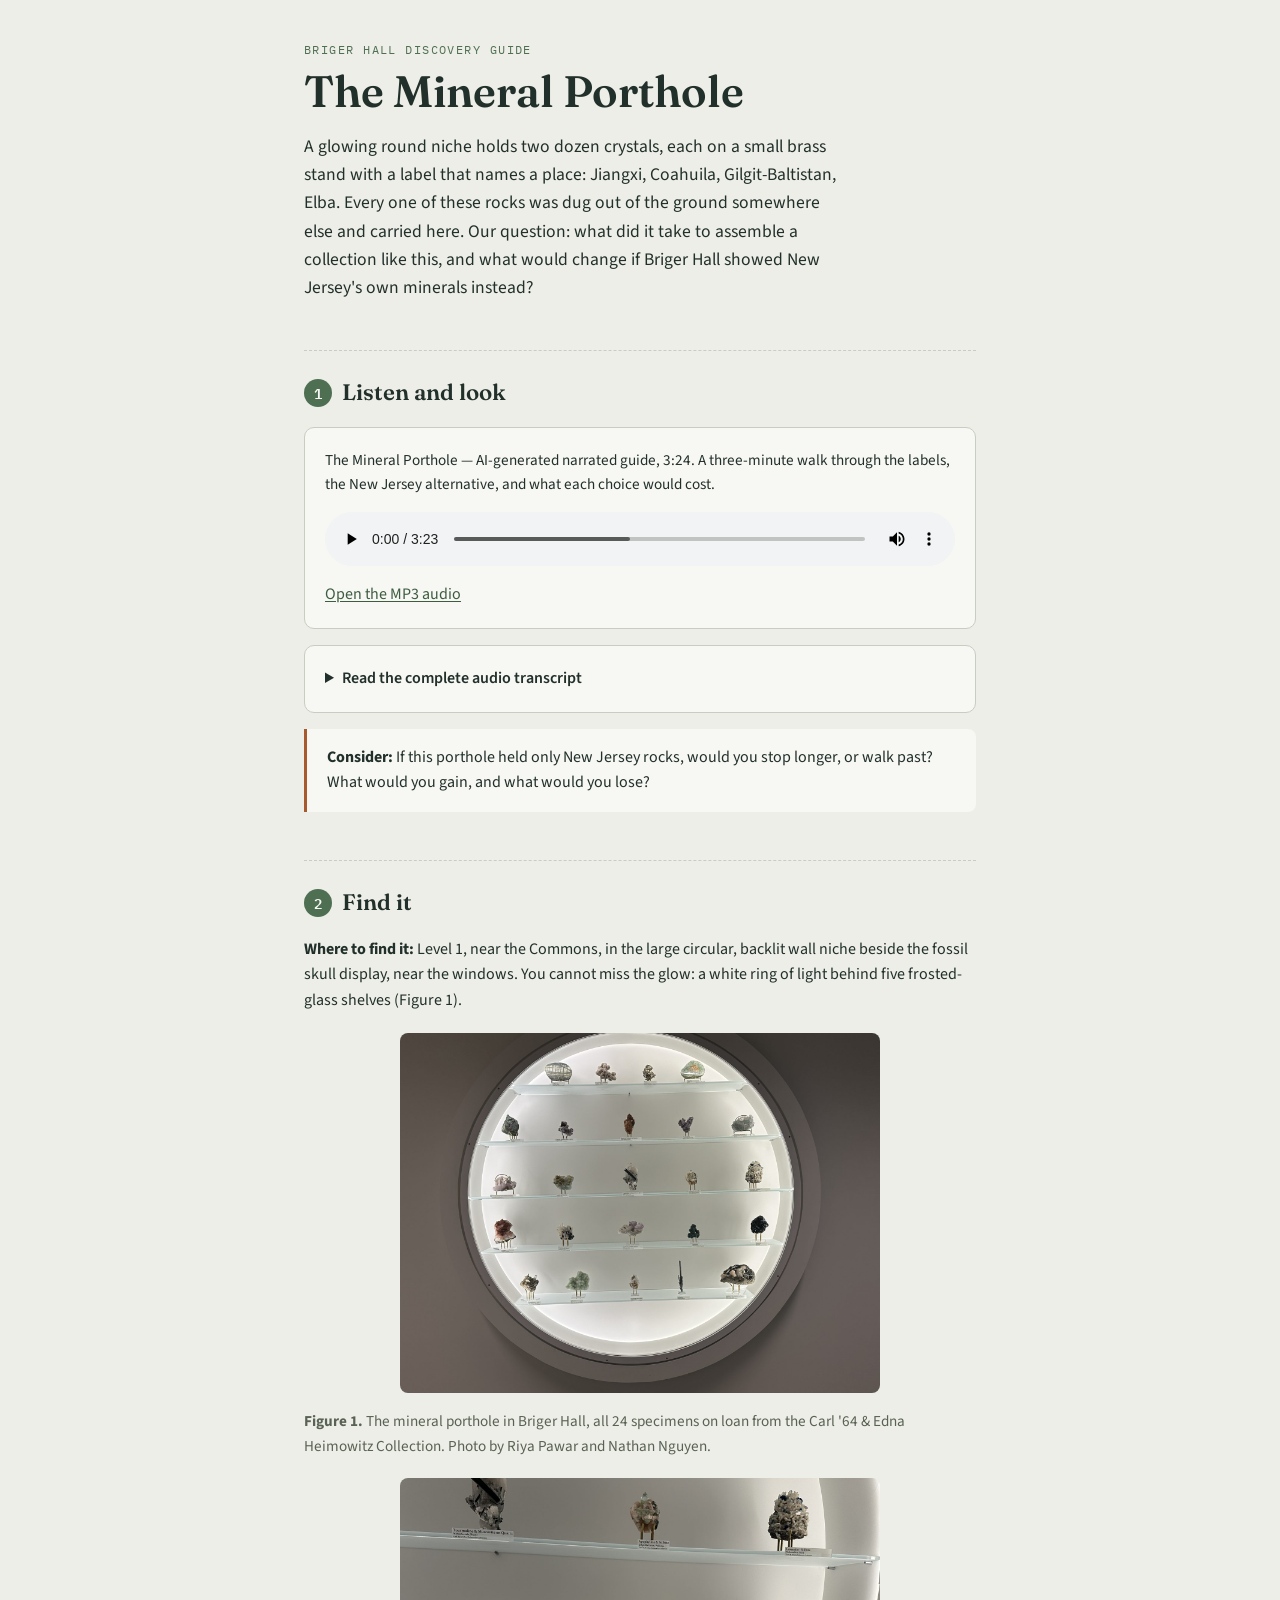
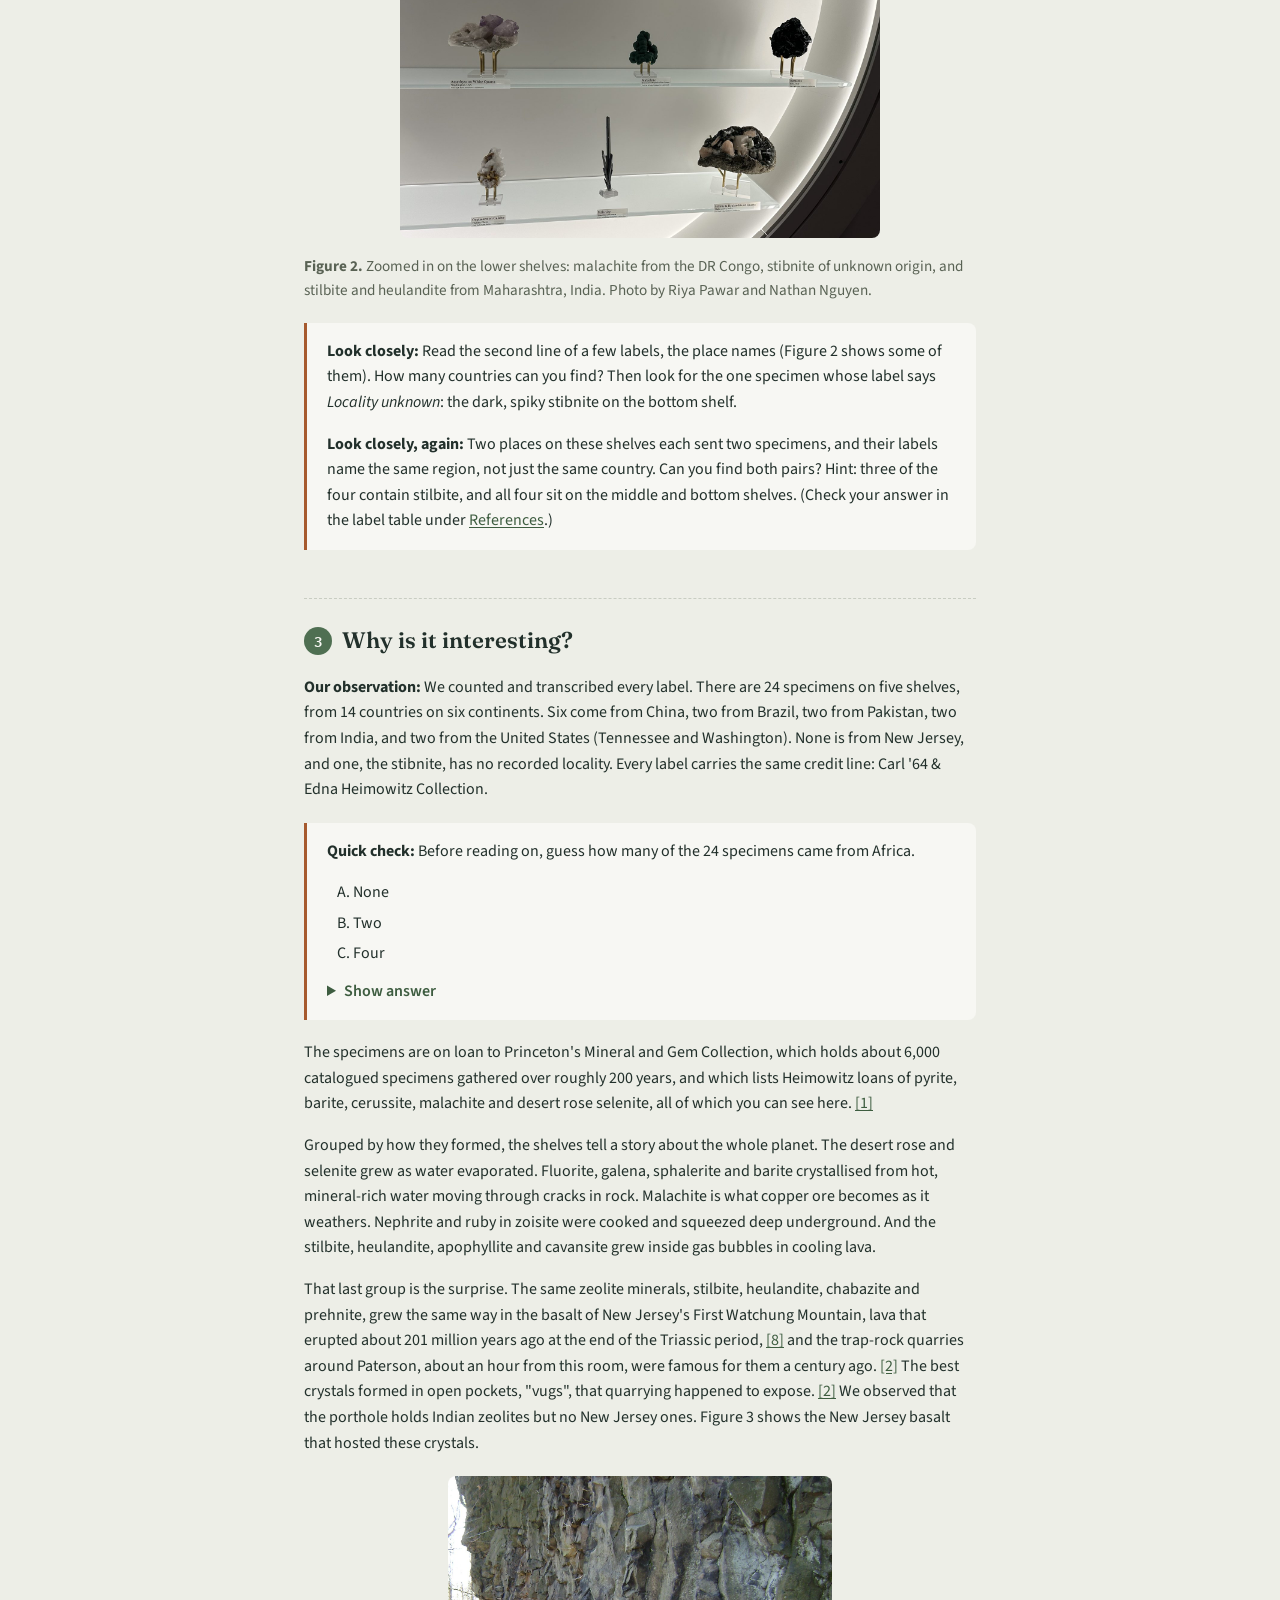
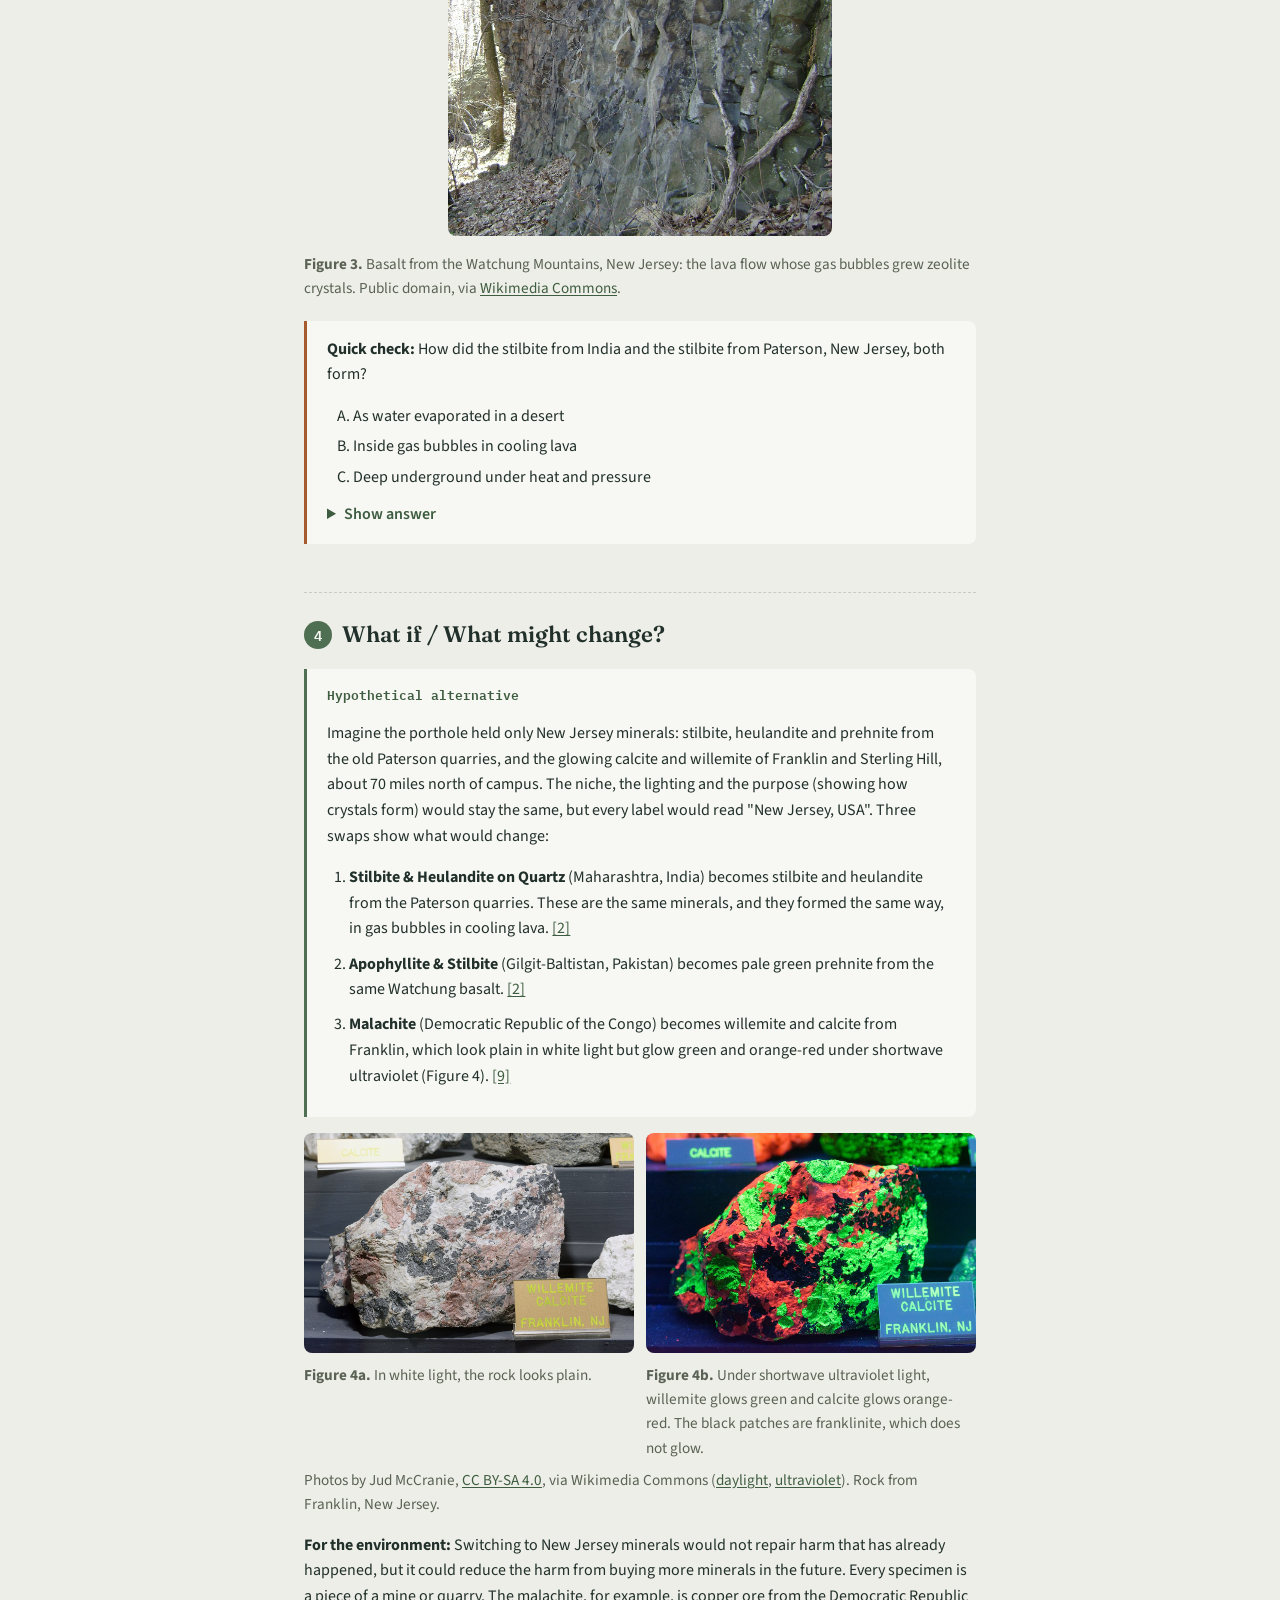
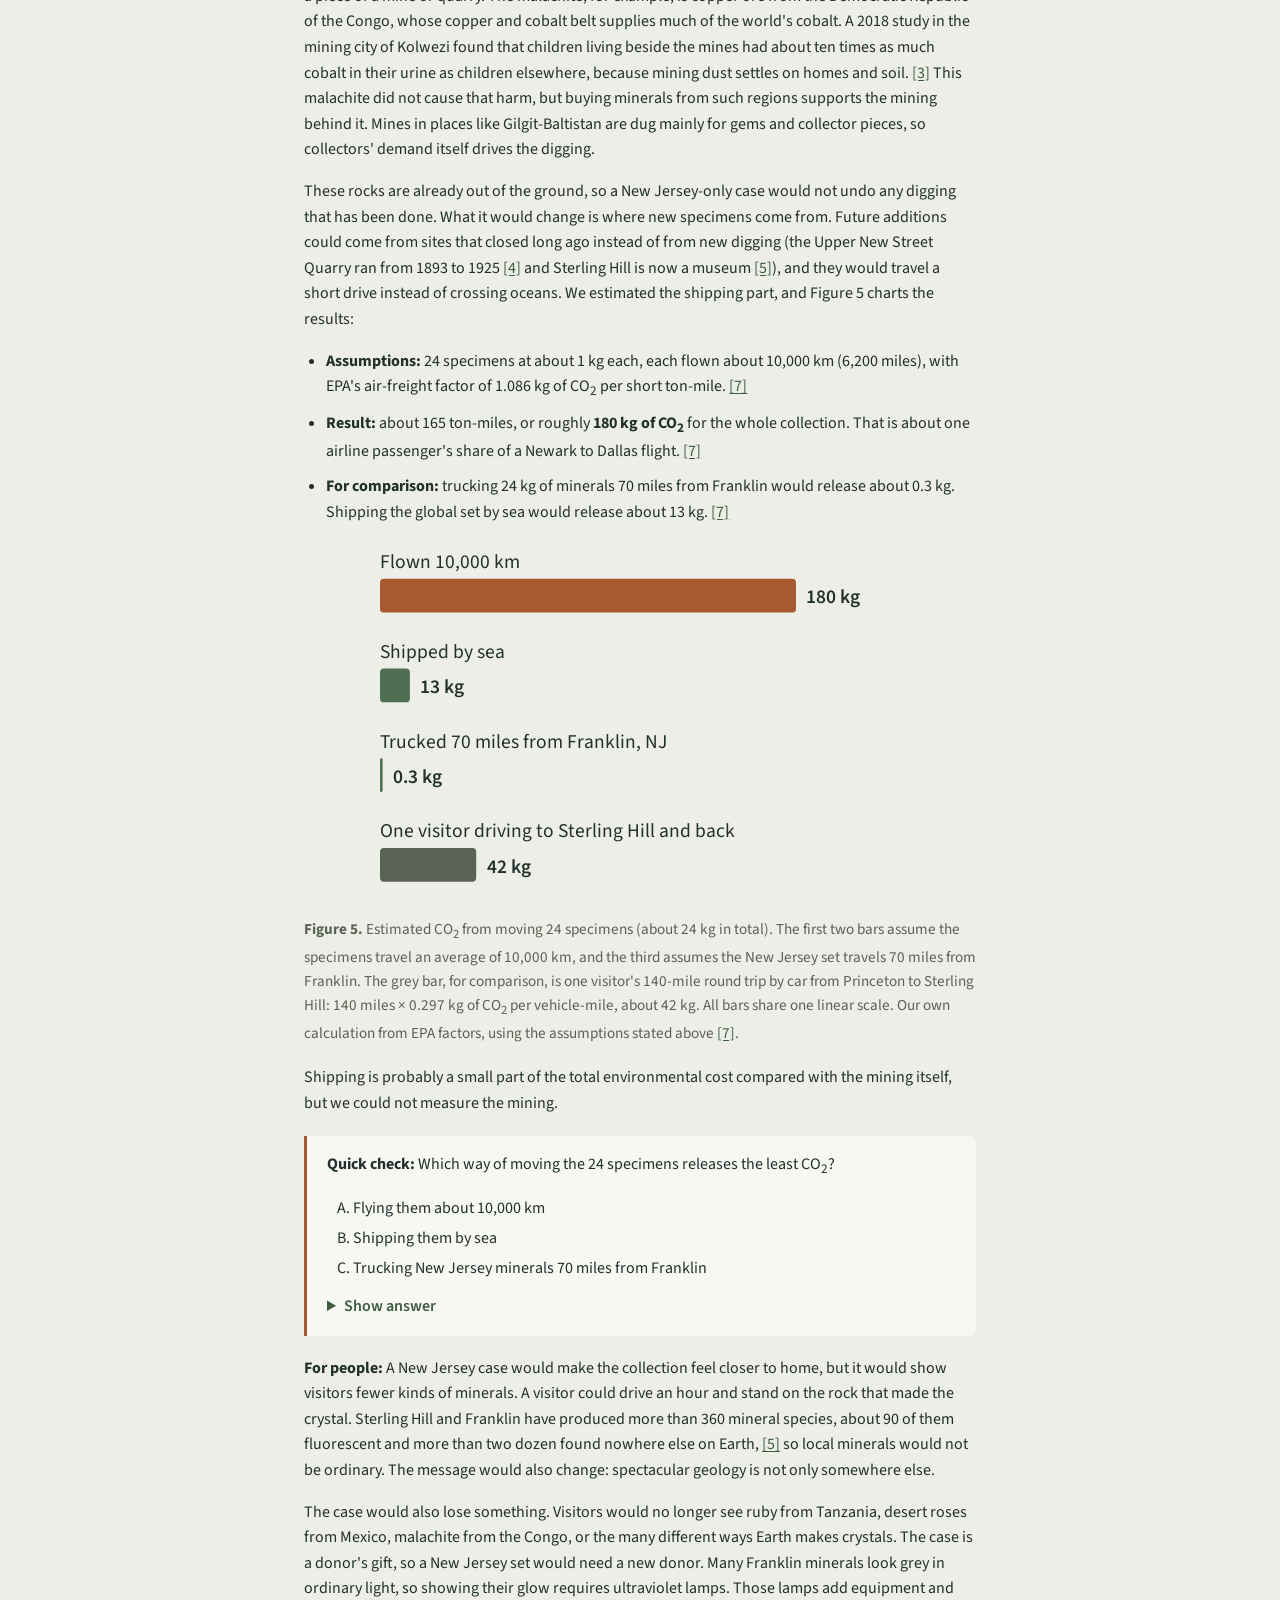
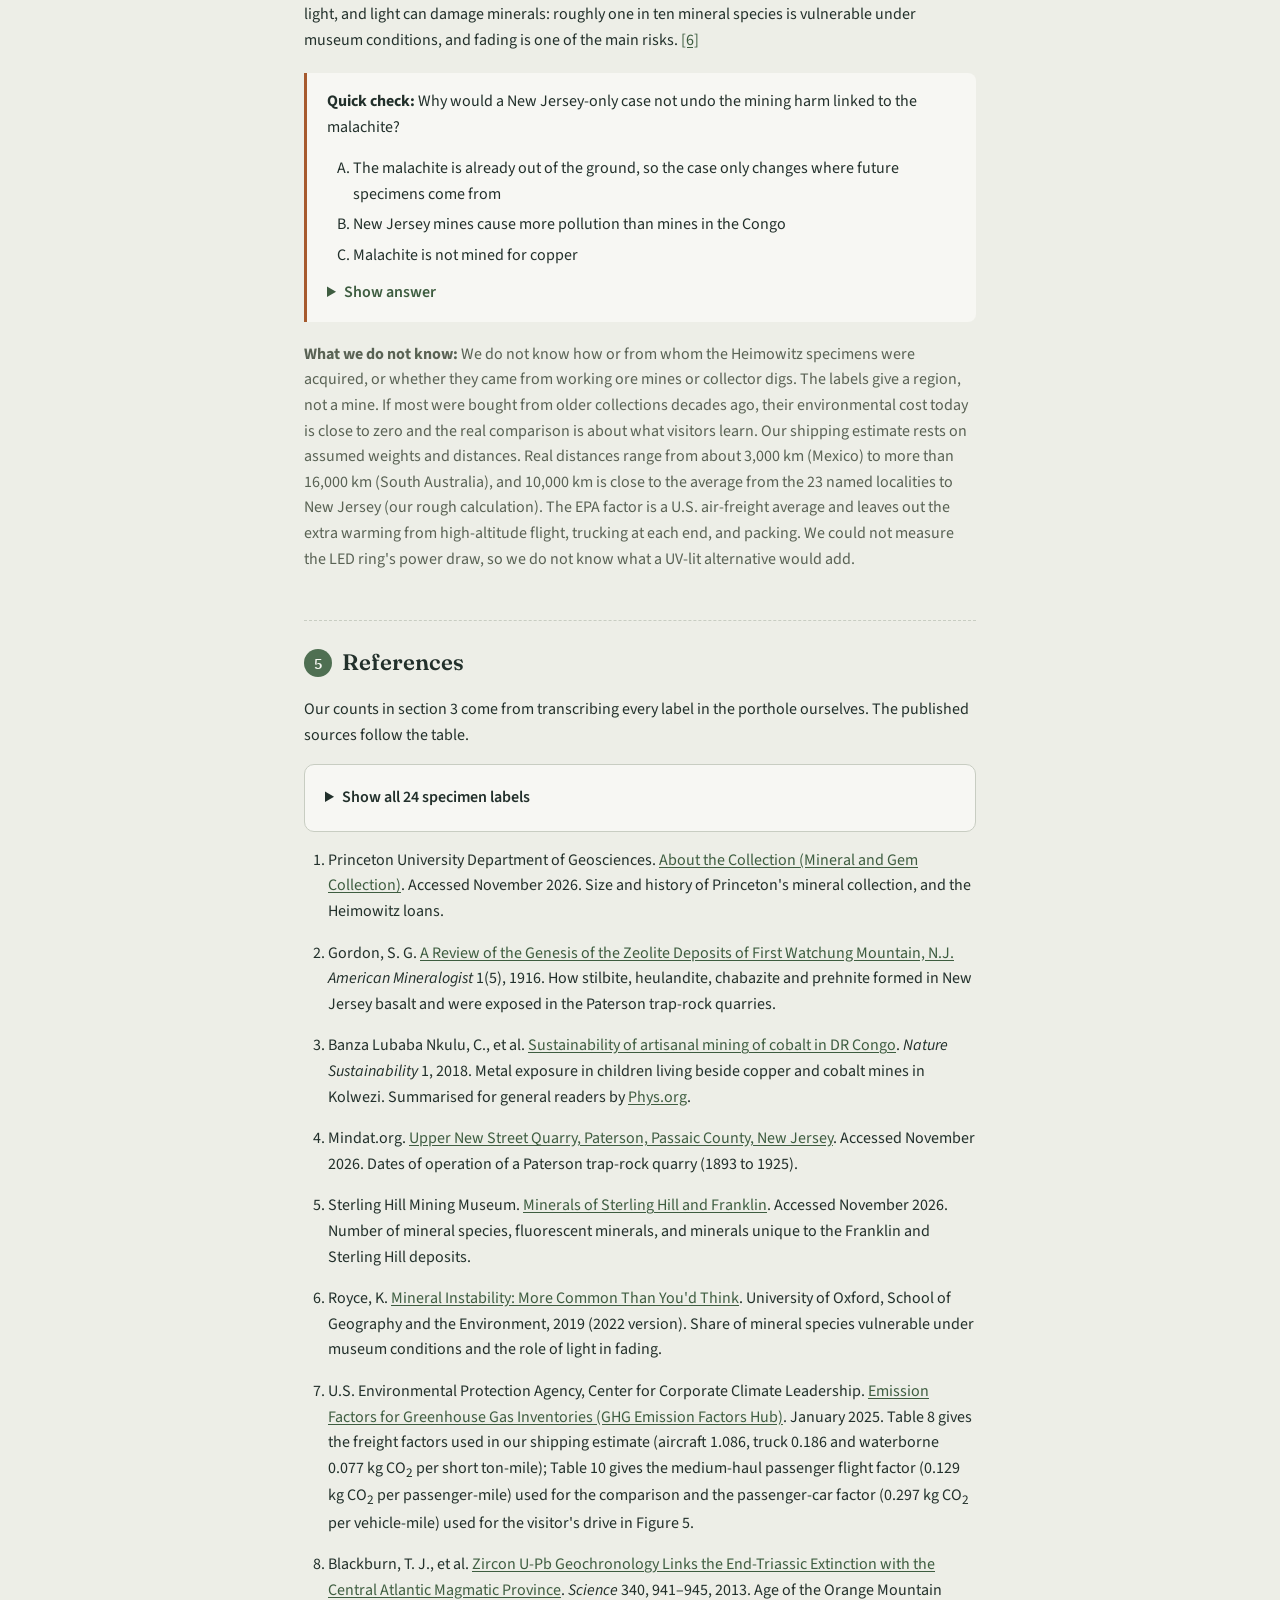
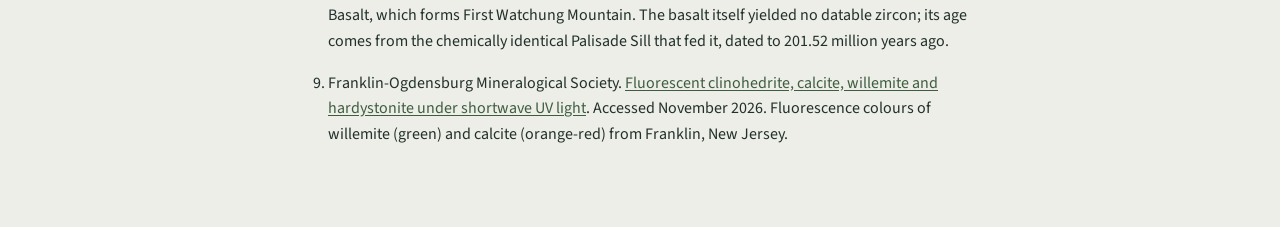
<file: geological-displays.html>
<!DOCTYPE html>
<html lang="en">
<head>
  <meta charset="UTF-8">
  <meta name="viewport" content="width=device-width, initial-scale=1.0">
  <title>The Mineral Porthole — Briger Hall Discovery Guide</title>
  <link rel="stylesheet" href="style.css">
  <link rel="preconnect" href="https://fonts.googleapis.com">
  <link href="https://fonts.googleapis.com/css2?family=Fraunces:wght@600&amp;family=Source+Sans+3&amp;family=IBM+Plex+Mono&amp;display=swap" rel="stylesheet">
  <style>
    /* Page-specific styles for the swap list, the estimate, and the label table. */
    .swaps, .estimate { margin: 0.75rem 0; padding-left: 1.4rem; }
    .swaps li, .estimate li { margin-bottom: 0.6rem; }
    .label-table-wrap { overflow-x: auto; margin-top: 1rem; }
    .label-table { width: 100%; border-collapse: collapse; font-size: 0.95rem; }
    .label-table caption { caption-side: top; text-align: left; color: var(--muted); font-size: 0.9rem; margin-bottom: 0.5rem; }
    .label-table th, .label-table td { text-align: left; vertical-align: top; padding: 0.4rem 0.5rem; border-bottom: 1px solid var(--line); }
    .label-table th { font-family: var(--font-mono); font-size: 0.8rem; font-weight: 600; }
    .label-table td:first-child, .label-table th:first-child { white-space: nowrap; }
    .quiz { margin: 1.25rem 0; }
    .quiz ol { margin: 0.25rem 0 0.75rem; padding-left: 1.6rem; }
    .quiz li { margin-bottom: 0.3rem; }
    .quiz summary { cursor: pointer; font-weight: 600; color: #3E5D40; }
    .quiz details p { margin: 0.5rem 0 0; }
    .chart { margin: 1.25rem 0; }
    .chart svg { display: block; width: 100%; max-width: 520px; height: auto; margin: 0 auto; }
    .chart .bar-label { fill: var(--ink); font: 15px var(--font-body); }
    .chart .bar-value { fill: var(--ink); font: 600 15px var(--font-body); }
    .chart .axis { stroke: var(--line); stroke-width: 1; }
    .chart .bar-air { fill: var(--rust); }
    .chart .bar-sea { fill: var(--moss); }
    .chart .bar-truck { fill: var(--moss); }
    .chart .bar-car { fill: var(--muted); }
  </style>
</head>
<body>
  <a class="skip-link" href="#main-content">Skip to feature guide</a>
  <main class="station" id="main-content">
    <header>
      <div class="eyebrow">Briger Hall Discovery Guide</div>
      <h1>The Mineral Porthole</h1>
      <p class="intro">A glowing round niche holds two dozen crystals, each on a small brass stand with a label that names a place: Jiangxi, Coahuila, Gilgit-Baltistan, Elba. Every one of these rocks was dug out of the ground somewhere else and carried here. Our question: what did it take to assemble a collection like this, and what would change if Briger Hall showed New Jersey's own minerals instead?</p>
    </header>

    <section class="section" aria-labelledby="listen-heading">
      <h2 id="listen-heading"><span class="marker" aria-hidden="true">1</span> Listen and look</h2>
      <figure class="audio-guide">
        <figcaption id="audio-caption">The Mineral Porthole — AI-generated narrated guide, 3:24. A three-minute walk through the labels, the New Jersey alternative, and what each choice would cost.</figcaption>
        <audio controls preload="metadata" src="audio/geological-displays.mp3" aria-describedby="audio-caption">
          Your browser does not support the audio player. Use the MP3 link below.
        </audio>
        <p><a href="audio/geological-displays.mp3">Open the MP3 audio</a></p>
      </figure>
      <details class="transcript">
        <summary>Read the complete audio transcript</summary>
        <div class="transcript-text">
          <p>Stop for a second in front of the glowing circle. Twenty-four rocks sit on five glass shelves. Pick any one and read the small label under it. The first line is the mineral's name. The second line is a place. Jiangxi, China. Coahuila, Mexico. Gilgit-Baltistan, Pakistan. Elba, Italy.</p>
          <p>We counted every label. There are twenty-four specimens from fourteen countries on six continents. Two come from the United States, none come from New Jersey, and one, the dark, spiky stibnite on the bottom shelf, has a label that simply says "locality unknown".</p>
          <p>Every one of these rocks was dug out of the Earth somewhere else and carried here. They belong to Carl Heimowitz, class of 1964, and Edna Heimowitz, and they are on loan to Princeton's mineral collection, which holds about six thousand specimens.</p>
          <p>Now look at the bottom right. Stilbite and heulandite on quartz, from Maharashtra, India. These crystals grew inside gas bubbles in cooling lava. The very same minerals grew the same way in the lava of New Jersey's Watchung Mountains, about two hundred million years ago. The quarries around Paterson, an hour from this room, were famous for them a century ago.</p>
          <p>So here is our question. Imagine this circle held only New Jersey minerals. Paterson zeolites, plus the minerals of Franklin and Sterling Hill, which glow under ultraviolet light.</p>
          <p>What would change for the environment? Switching would not repair harm that has already happened, but it could reduce the harm from buying more minerals in the future. Every specimen is a piece of a mine. The green malachite on the fourth shelf is copper ore from the Democratic Republic of the Congo. In the mining city of Kolwezi, researchers found that children living beside the mines had about ten times as much cobalt in their bodies as children elsewhere, because mining dust settles on their homes. This malachite did not cause that harm, but buying minerals from places like this supports the mining behind it.</p>
          <p>A New Jersey case would draw on quarries that closed long ago, and new pieces would travel a short drive instead of crossing oceans. We estimate that flying these twenty-four specimens here released about one hundred and eighty kilograms of carbon dioxide. Trucking New Jersey minerals from Franklin would release less than half a kilogram.</p>
          <p>What would change for people? A New Jersey case would feel closer to home, but it would show fewer kinds of minerals. You could drive an hour and stand on the rock that made the crystal. Franklin and Sterling Hill have produced more than three hundred and sixty mineral species, so local would not mean ordinary. But you would lose ruby from Tanzania, desert roses from Mexico, and the many ways the Earth makes a crystal. Many Franklin minerals also look grey in ordinary light, so the case would need ultraviolet lamps, and light can fade about one in ten mineral species.</p>
          <p>What we do not know is how and when these specimens were bought. If they came from old collections, their environmental cost today is close to zero, and the real question is what visitors learn.</p>
          <p>So, while you stand here: if this circle held only New Jersey rocks, would you stop longer, or walk past? What would you gain, and what would you lose?</p>
        </div>
      </details>
      <div class="activity">
        <p><strong>Consider:</strong> If this porthole held only New Jersey rocks, would you stop longer, or walk past? What would you gain, and what would you lose?</p>
      </div>
    </section>

    <section class="section" aria-labelledby="find-heading">
      <h2 id="find-heading"><span class="marker" aria-hidden="true">2</span> Find it</h2>
      <p><strong>Where to find it:</strong> Level 1, near the Commons, in the large circular, backlit wall niche beside the fossil skull display, near the windows. You cannot miss the glow: a white ring of light behind five frosted-glass shelves (Figure 1).</p>
      <figure class="feature-image">
        <img src="images/geological-displays/geological-displays.jpg" alt="A circular, backlit wall niche in Briger Hall with five glass shelves holding twenty-four mineral specimens on small brass stands, each with a printed label beneath it.">
        <figcaption><strong>Figure 1.</strong> The mineral porthole in Briger Hall, all 24 specimens on loan from the Carl '64 &amp; Edna Heimowitz Collection. Photo by Riya Pawar and Nathan Nguyen.</figcaption>
      </figure>
      <figure class="feature-image">
        <img src="images/geological-displays/geological-displays-labels.jpg" alt="Close-up of the lower shelves: a green malachite labelled Democratic Republic of the Congo, a black hematite from Elba, Italy, a dark spiky stibnite labelled Locality unknown, and a stilbite and heulandite on quartz from Maharashtra, India.">
        <figcaption><strong>Figure 2.</strong> Zoomed in on the lower shelves: malachite from the DR Congo, stibnite of unknown origin, and stilbite and heulandite from Maharashtra, India. Photo by Riya Pawar and Nathan Nguyen.</figcaption>
      </figure>
      <div class="activity">
        <p><strong>Look closely:</strong> Read the second line of a few labels, the place names (Figure 2 shows some of them). How many countries can you find? Then look for the one specimen whose label says <em>Locality unknown</em>: the dark, spiky stibnite on the bottom shelf.</p>
        <p><strong>Look closely, again:</strong> Two places on these shelves each sent two specimens, and their labels name the same region, not just the same country. Can you find both pairs? Hint: three of the four contain stilbite, and all four sit on the middle and bottom shelves. (Check your answer in the label table under <a href="#sources-heading">References</a>.)</p>
      </div>
    </section>

    <section class="section" aria-labelledby="interesting-heading">
      <h2 id="interesting-heading"><span class="marker" aria-hidden="true">3</span> Why is it interesting?</h2>
      <p><strong>Our observation:</strong> We counted and transcribed every label. There are 24 specimens on five shelves, from 14 countries on six continents. Six come from China, two from Brazil, two from Pakistan, two from India, and two from the United States (Tennessee and Washington). None is from New Jersey, and one, the stibnite, has no recorded locality. Every label carries the same credit line: Carl '64 &amp; Edna Heimowitz Collection.</p>
      <div class="activity quiz">
        <p><strong>Quick check:</strong> Before reading on, guess how many of the 24 specimens came from Africa.</p>
        <ol type="A">
          <li>None</li>
          <li>Two</li>
          <li>Four</li>
        </ol>
        <details>
          <summary>Show answer</summary>
          <p><strong>C.</strong> Four: ruby in zoisite from Tanzania, barite and cerussite on galena from Morocco, calcite from Namibia, and malachite from the Democratic Republic of the Congo. Count them yourself in the label table under <a href="#sources-heading">References</a>.</p>
        </details>
      </div>
      <p>The specimens are on loan to Princeton's Mineral and Gem Collection, which holds about 6,000 catalogued specimens gathered over roughly 200 years, and which lists Heimowitz loans of pyrite, barite, cerussite, malachite and desert rose selenite, all of which you can see here. <a href="#source-1">[1]</a></p>
      <p>Grouped by how they formed, the shelves tell a story about the whole planet. The desert rose and selenite grew as water evaporated. Fluorite, galena, sphalerite and barite crystallised from hot, mineral-rich water moving through cracks in rock. Malachite is what copper ore becomes as it weathers. Nephrite and ruby in zoisite were cooked and squeezed deep underground. And the stilbite, heulandite, apophyllite and cavansite grew inside gas bubbles in cooling lava.</p>
      <p>That last group is the surprise. The same zeolite minerals, stilbite, heulandite, chabazite and prehnite, grew the same way in the basalt of New Jersey's First Watchung Mountain, lava that erupted about 201 million years ago at the end of the Triassic period, <a href="#source-8">[8]</a> and the trap-rock quarries around Paterson, about an hour from this room, were famous for them a century ago. <a href="#source-2">[2]</a> The best crystals formed in open pockets, "vugs", that quarrying happened to expose. <a href="#source-2">[2]</a> We observed that the porthole holds Indian zeolites but no New Jersey ones. Figure 3 shows the New Jersey basalt that hosted these crystals.</p>
      <figure class="feature-image">
        <img src="images/geological-displays/watchung-basalt.jpg" alt="A grey-green cliff of fractured basalt rising beside a leafless woodland, with long vertical cracks splitting the rock into blocks.">
        <figcaption><strong>Figure 3.</strong> Basalt from the Watchung Mountains, New Jersey: the lava flow whose gas bubbles grew zeolite crystals. Public domain, via <a href="https://commons.wikimedia.org/wiki/File:WatchungStackedBasalt.jpg">Wikimedia Commons</a>.</figcaption>
      </figure>
      <div class="activity quiz">
        <p><strong>Quick check:</strong> How did the stilbite from India and the stilbite from Paterson, New Jersey, both form?</p>
        <ol type="A">
          <li>As water evaporated in a desert</li>
          <li>Inside gas bubbles in cooling lava</li>
          <li>Deep underground under heat and pressure</li>
        </ol>
        <details>
          <summary>Show answer</summary>
          <p><strong>B.</strong> Both grew inside gas bubbles in cooling lava. That is why the same minerals turn up in India and in New Jersey's Watchung basalt (Figure 3).</p>
        </details>
      </div>
    </section>

    <section class="section" aria-labelledby="what-if-heading">
      <h2 id="what-if-heading"><span class="marker" aria-hidden="true">4</span> What if / What might change?</h2>
      <div class="counterfactual">
        <p class="scenario-label">Hypothetical alternative</p>
        <p>Imagine the porthole held only New Jersey minerals: stilbite, heulandite and prehnite from the old Paterson quarries, and the glowing calcite and willemite of Franklin and Sterling Hill, about 70 miles north of campus. The niche, the lighting and the purpose (showing how crystals form) would stay the same, but every label would read "New Jersey, USA". Three swaps show what would change:</p>
        <ol class="swaps">
          <li><strong>Stilbite &amp; Heulandite on Quartz</strong> (Maharashtra, India) becomes stilbite and heulandite from the Paterson quarries. These are the same minerals, and they formed the same way, in gas bubbles in cooling lava. <a href="#source-2">[2]</a></li>
          <li><strong>Apophyllite &amp; Stilbite</strong> (Gilgit-Baltistan, Pakistan) becomes pale green prehnite from the same Watchung basalt. <a href="#source-2">[2]</a></li>
          <li><strong>Malachite</strong> (Democratic Republic of the Congo) becomes willemite and calcite from Franklin, which look plain in white light but glow green and orange-red under shortwave ultraviolet (Figure 4). <a href="#source-9">[9]</a></li>
        </ol>
      </div>
      <div class="gallery" role="group" aria-label="Willemite and calcite from Franklin, New Jersey, in white light and under ultraviolet light">
        <figure>
          <img src="images/geological-displays/willemite-calcite-daylight.jpg" alt="A lumpy grey and white rock from Franklin, New Jersey, in ordinary light.">
          <figcaption><strong>Figure 4a.</strong> In white light, the rock looks plain.</figcaption>
        </figure>
        <figure>
          <img src="images/geological-displays/willemite-calcite-uv.jpg" alt="The same rock under ultraviolet light, glowing bright green in patches and orange-red elsewhere, with black patches that do not glow.">
          <figcaption><strong>Figure 4b.</strong> Under shortwave ultraviolet light, willemite glows green and calcite glows orange-red. The black patches are franklinite, which does not glow.</figcaption>
        </figure>
      </div>
      <p class="credit" style="font-size:0.95rem;color:var(--muted);margin-top:0.5rem">Photos by Jud McCranie, <a href="https://creativecommons.org/licenses/by-sa/4.0">CC BY-SA 4.0</a>, via Wikimedia Commons (<a href="https://commons.wikimedia.org/wiki/File:Willemite_calcite_in_daylight.jpg">daylight</a>, <a href="https://commons.wikimedia.org/wiki/File:Willemite_calcite_in_ultraviolet_light.jpg">ultraviolet</a>). Rock from Franklin, New Jersey.</p>
      <p><strong>For the environment:</strong> Switching to New Jersey minerals would not repair harm that has already happened, but it could reduce the harm from buying more minerals in the future. Every specimen is a piece of a mine or quarry. The malachite, for example, is copper ore from the Democratic Republic of the Congo, whose copper and cobalt belt supplies much of the world's cobalt. A 2018 study in the mining city of Kolwezi found that children living beside the mines had about ten times as much cobalt in their urine as children elsewhere, because mining dust settles on homes and soil. <a href="#source-3">[3]</a> This malachite did not cause that harm, but buying minerals from such regions supports the mining behind it. Mines in places like Gilgit-Baltistan are dug mainly for gems and collector pieces, so collectors' demand itself drives the digging.</p>
      <p>These rocks are already out of the ground, so a New Jersey-only case would not undo any digging that has been done. What it would change is where new specimens come from. Future additions could come from sites that closed long ago instead of from new digging (the Upper New Street Quarry ran from 1893 to 1925 <a href="#source-4">[4]</a> and Sterling Hill is now a museum <a href="#source-5">[5]</a>), and they would travel a short drive instead of crossing oceans. We estimated the shipping part, and Figure 5 charts the results:</p>
      <ul class="estimate">
        <li><strong>Assumptions:</strong> 24 specimens at about 1 kg each, each flown about 10,000 km (6,200 miles), with EPA's air-freight factor of 1.086 kg of CO<sub>2</sub> per short ton-mile. <a href="#source-7">[7]</a></li>
        <li><strong>Result:</strong> about 165 ton-miles, or roughly <strong>180 kg of CO<sub>2</sub></strong> for the whole collection. That is about one airline passenger's share of a Newark to Dallas flight. <a href="#source-7">[7]</a></li>
        <li><strong>For comparison:</strong> trucking 24 kg of minerals 70 miles from Franklin would release about 0.3 kg. Shipping the global set by sea would release about 13 kg. <a href="#source-7">[7]</a></li>
      </ul>
      <figure class="chart">
        <svg viewBox="0 0 400 279" role="img" aria-labelledby="chart-title chart-desc">
          <title id="chart-title">Estimated carbon dioxide from moving 24 mineral specimens, compared with one visitor's drive</title>
          <desc id="chart-desc">Horizontal bars on one linear scale: flying the specimens 10,000 kilometres emits about 180 kilograms of carbon dioxide, shipping them by sea about 13 kilograms, and trucking them 70 miles from Franklin, New Jersey about 0.3 kilograms. For comparison, one visitor driving 140 miles from Princeton to Sterling Hill and back emits about 42 kilograms.</desc>
          <text class="bar-label" x="0" y="18">Flown 10,000 km</text>
          <rect class="bar-air" x="0" y="26" width="320" height="26" rx="3"/>
          <text class="bar-value" x="328" y="45">180 kg</text>
          <text class="bar-label" x="0" y="87">Shipped by sea</text>
          <rect class="bar-sea" x="0" y="95" width="23" height="26" rx="3"/>
          <text class="bar-value" x="31" y="114">13 kg</text>
          <text class="bar-label" x="0" y="156">Trucked 70 miles from Franklin, NJ</text>
          <rect class="bar-truck" x="0" y="164" width="2" height="26" rx="1"/>
          <text class="bar-value" x="10" y="183">0.3 kg</text>
          <text class="bar-label" x="0" y="225">One visitor driving to Sterling Hill and back</text>
          <rect class="bar-car" x="0" y="233" width="74" height="26" rx="3"/>
          <text class="bar-value" x="82" y="252">42 kg</text>
        </svg>
        <figcaption><strong>Figure 5.</strong> Estimated CO<sub>2</sub> from moving 24 specimens (about 24 kg in total). The first two bars assume the specimens travel an average of 10,000 km, and the third assumes the New Jersey set travels 70 miles from Franklin. The grey bar, for comparison, is one visitor's 140-mile round trip by car from Princeton to Sterling Hill: 140 miles × 0.297 kg of CO<sub>2</sub> per vehicle-mile, about 42 kg. All bars share one linear scale. Our own calculation from EPA factors, using the assumptions stated above <a href="#source-7">[7]</a>.</figcaption>
      </figure>
      <p>Shipping is probably a small part of the total environmental cost compared with the mining itself, but we could not measure the mining.</p>
      <div class="activity quiz">
        <p><strong>Quick check:</strong> Which way of moving the 24 specimens releases the least CO<sub>2</sub>?</p>
        <ol type="A">
          <li>Flying them about 10,000 km</li>
          <li>Shipping them by sea</li>
          <li>Trucking New Jersey minerals 70 miles from Franklin</li>
        </ol>
        <details>
          <summary>Show answer</summary>
          <p><strong>C.</strong> Trucking releases about 0.3 kg, compared with about 13 kg by sea and about 180 kg by air (Figure 5).</p>
        </details>
      </div>
      <p><strong>For people:</strong> A New Jersey case would make the collection feel closer to home, but it would show visitors fewer kinds of minerals. A visitor could drive an hour and stand on the rock that made the crystal. Sterling Hill and Franklin have produced more than 360 mineral species, about 90 of them fluorescent and more than two dozen found nowhere else on Earth, <a href="#source-5">[5]</a> so local minerals would not be ordinary. The message would also change: spectacular geology is not only somewhere else.</p>
      <p>The case would also lose something. Visitors would no longer see ruby from Tanzania, desert roses from Mexico, malachite from the Congo, or the many different ways Earth makes crystals. The case is a donor's gift, so a New Jersey set would need a new donor. Many Franklin minerals look grey in ordinary light, so showing their glow requires ultraviolet lamps. Those lamps add equipment and light, and light can damage minerals: roughly one in ten mineral species is vulnerable under museum conditions, and fading is one of the main risks. <a href="#source-6">[6]</a></p>
      <div class="activity quiz">
        <p><strong>Quick check:</strong> Why would a New Jersey-only case not undo the mining harm linked to the malachite?</p>
        <ol type="A">
          <li>The malachite is already out of the ground, so the case only changes where future specimens come from</li>
          <li>New Jersey mines cause more pollution than mines in the Congo</li>
          <li>Malachite is not mined for copper</li>
        </ol>
        <details>
          <summary>Show answer</summary>
          <p><strong>A.</strong> These rocks have already been dug up. A local case could only steer future additions toward closed quarries instead of new digging.</p>
        </details>
      </div>
      <p class="uncertainty"><strong>What we do not know:</strong> We do not know how or from whom the Heimowitz specimens were acquired, or whether they came from working ore mines or collector digs. The labels give a region, not a mine. If most were bought from older collections decades ago, their environmental cost today is close to zero and the real comparison is about what visitors learn. Our shipping estimate rests on assumed weights and distances. Real distances range from about 3,000 km (Mexico) to more than 16,000 km (South Australia), and 10,000 km is close to the average from the 23 named localities to New Jersey (our rough calculation). The EPA factor is a U.S. air-freight average and leaves out the extra warming from high-altitude flight, trucking at each end, and packing. We could not measure the LED ring's power draw, so we do not know what a UV-lit alternative would add.</p>
    </section>

    <section class="section" aria-labelledby="sources-heading">
      <h2 id="sources-heading"><span class="marker" aria-hidden="true">5</span> References</h2>
      <p>Our counts in section 3 come from transcribing every label in the porthole ourselves. The published sources follow the table.</p>
      <details class="transcript">
        <summary>Show all 24 specimen labels</summary>
        <div class="label-table-wrap">
          <table class="label-table">
            <caption>Labels as printed, read left to right on each shelf, from shelf 1 (top) to shelf 5 (bottom). Every label's last line is the same: Carl '64 &amp; Edna Heimowitz Collection.</caption>
            <thead>
              <tr><th scope="col">Shelf</th><th scope="col">Specimen</th><th scope="col">Locality</th></tr>
            </thead>
            <tbody>
              <tr><td>1</td><td>Nephrite</td><td>Liaoning, China</td></tr>
              <tr><td>1</td><td>Desert Rose Selenite</td><td>Coahuila, Mexico</td></tr>
              <tr><td>1</td><td>Pyrite</td><td>La Libertad, Peru</td></tr>
              <tr><td>1</td><td>Fluorite</td><td>China</td></tr>
              <tr><td>2</td><td>Ruby in Zoisite</td><td>Tanzania</td></tr>
              <tr><td>2</td><td>Fluorite, Sphalerite &amp; Calcite</td><td>Tennessee, USA</td></tr>
              <tr><td>2</td><td>Barite &amp; Cerussite on Galena</td><td>Drâa-Tafilalet, Morocco</td></tr>
              <tr><td>2</td><td>Chalcedony</td><td>Sulawesi Barat, Indonesia</td></tr>
              <tr><td>2</td><td>Fluorite on Quartz</td><td>Jiangxi, China</td></tr>
              <tr><td>3</td><td>Quartz Pseudomorphs After Anhydrite on Amethyst</td><td>Rio Grande do Sul, Brazil</td></tr>
              <tr><td>3</td><td>Barite on Fluorite</td><td>Guanxi, China</td></tr>
              <tr><td>3</td><td>Tourmaline &amp; Muscovite on Quartz</td><td>Minas Gerais, Brazil</td></tr>
              <tr><td>3</td><td>Apophyllite &amp; Stilbite</td><td>Gilgit-Baltistan, Pakistan</td></tr>
              <tr><td>3</td><td>Cavansite - Stilbite</td><td>Maharashtra, India</td></tr>
              <tr><td>4</td><td>Calcite</td><td>Oshikoto, Namibia</td></tr>
              <tr><td>4</td><td>Hematite &amp; Quartz</td><td>Guangdong, China</td></tr>
              <tr><td>4</td><td>Amethyst on White Quartz</td><td>Washington, USA</td></tr>
              <tr><td>4</td><td>Malachite</td><td>Democratic Republic of the Congo</td></tr>
              <tr><td>4</td><td>Hematite</td><td>Elba, Italy</td></tr>
              <tr><td>5</td><td>Aquamarine &amp; Mica</td><td>Gilgit-Baltistan, Pakistan</td></tr>
              <tr><td>5</td><td>Selenite</td><td>South Australia, Australia</td></tr>
              <tr><td>5</td><td>Orpiment on Calcite</td><td>Hunan, China</td></tr>
              <tr><td>5</td><td>Stibnite</td><td>Locality unknown</td></tr>
              <tr><td>5</td><td>Stilbite &amp; Heulandite on Quartz</td><td>Maharashtra, India</td></tr>
            </tbody>
          </table>
        </div>
        <p>Same-region pairs from the second look-closely task: Gilgit-Baltistan, Pakistan (Apophyllite &amp; Stilbite; Aquamarine &amp; Mica) and Maharashtra, India (Cavansite - Stilbite; Stilbite &amp; Heulandite on Quartz).</p>
      </details>
      <ol class="sources">
        <li id="source-1">Princeton University Department of Geosciences. <a href="https://minerals.princeton.edu/about-collection">About the Collection (Mineral and Gem Collection)</a>. Accessed November 2026. Size and history of Princeton's mineral collection, and the Heimowitz loans.</li>
        <li id="source-2">Gordon, S. G. <a href="https://msaweb.org/AmMin/AM1/AM1_73.pdf">A Review of the Genesis of the Zeolite Deposits of First Watchung Mountain, N.J.</a> <em>American Mineralogist</em> 1(5), 1916. How stilbite, heulandite, chabazite and prehnite formed in New Jersey basalt and were exposed in the Paterson trap-rock quarries.</li>
        <li id="source-3">Banza Lubaba Nkulu, C., et al. <a href="https://doi.org/10.1038/s41893-018-0139-4">Sustainability of artisanal mining of cobalt in DR Congo</a>. <em>Nature Sustainability</em> 1, 2018. Metal exposure in children living beside copper and cobalt mines in Kolwezi. Summarised for general readers by <a href="https://phys.org/news/2018-09-scientists-reveal-hidden-cobalt-dr.html">Phys.org</a>.</li>
        <li id="source-4">Mindat.org. <a href="https://www.mindat.org/locentry-38770.html">Upper New Street Quarry, Paterson, Passaic County, New Jersey</a>. Accessed November 2026. Dates of operation of a Paterson trap-rock quarry (1893 to 1925).</li>
        <li id="source-5">Sterling Hill Mining Museum. <a href="https://sterlinghillminingmuseum.org/minerals-of-sterling-hill-and-franklin">Minerals of Sterling Hill and Franklin</a>. Accessed November 2026. Number of mineral species, fluorescent minerals, and minerals unique to the Franklin and Sterling Hill deposits.</li>
        <li id="source-6">Royce, K. <a href="https://mineralcare.web.ox.ac.uk/files/royce2022-mincareversionof2019seahaposterpdf">Mineral Instability: More Common Than You'd Think</a>. University of Oxford, School of Geography and the Environment, 2019 (2022 version). Share of mineral species vulnerable under museum conditions and the role of light in fading.</li>
        <li id="source-7">U.S. Environmental Protection Agency, Center for Corporate Climate Leadership. <a href="https://www.epa.gov/system/files/documents/2025-01/ghg-emission-factors-hub-2025.pdf">Emission Factors for Greenhouse Gas Inventories (GHG Emission Factors Hub)</a>. January 2025. Table 8 gives the freight factors used in our shipping estimate (aircraft 1.086, truck 0.186 and waterborne 0.077 kg CO<sub>2</sub> per short ton-mile); Table 10 gives the medium-haul passenger flight factor (0.129 kg CO<sub>2</sub> per passenger-mile) used for the comparison and the passenger-car factor (0.297 kg CO<sub>2</sub> per vehicle-mile) used for the visitor's drive in Figure 5.</li>
        <li id="source-8">Blackburn, T. J., et al. <a href="https://doi.org/10.1126/science.1234204">Zircon U-Pb Geochronology Links the End-Triassic Extinction with the Central Atlantic Magmatic Province</a>. <em>Science</em> 340, 941–945, 2013. Age of the Orange Mountain Basalt, which forms First Watchung Mountain. The basalt itself yielded no datable zircon; its age comes from the chemically identical Palisade Sill that fed it, dated to 201.52 million years ago.</li>
        <li id="source-9">Franklin-Ogdensburg Mineralogical Society. <a href="https://fomsnj.org/Fluorescent_Franklin_Mineral.aspx?OFID=116">Fluorescent clinohedrite, calcite, willemite and hardystonite under shortwave UV light</a>. Accessed November 2026. Fluorescence colours of willemite (green) and calcite (orange-red) from Franklin, New Jersey.</li>
      </ol>
    </section>
  </main>
</body>
</html>
</file>
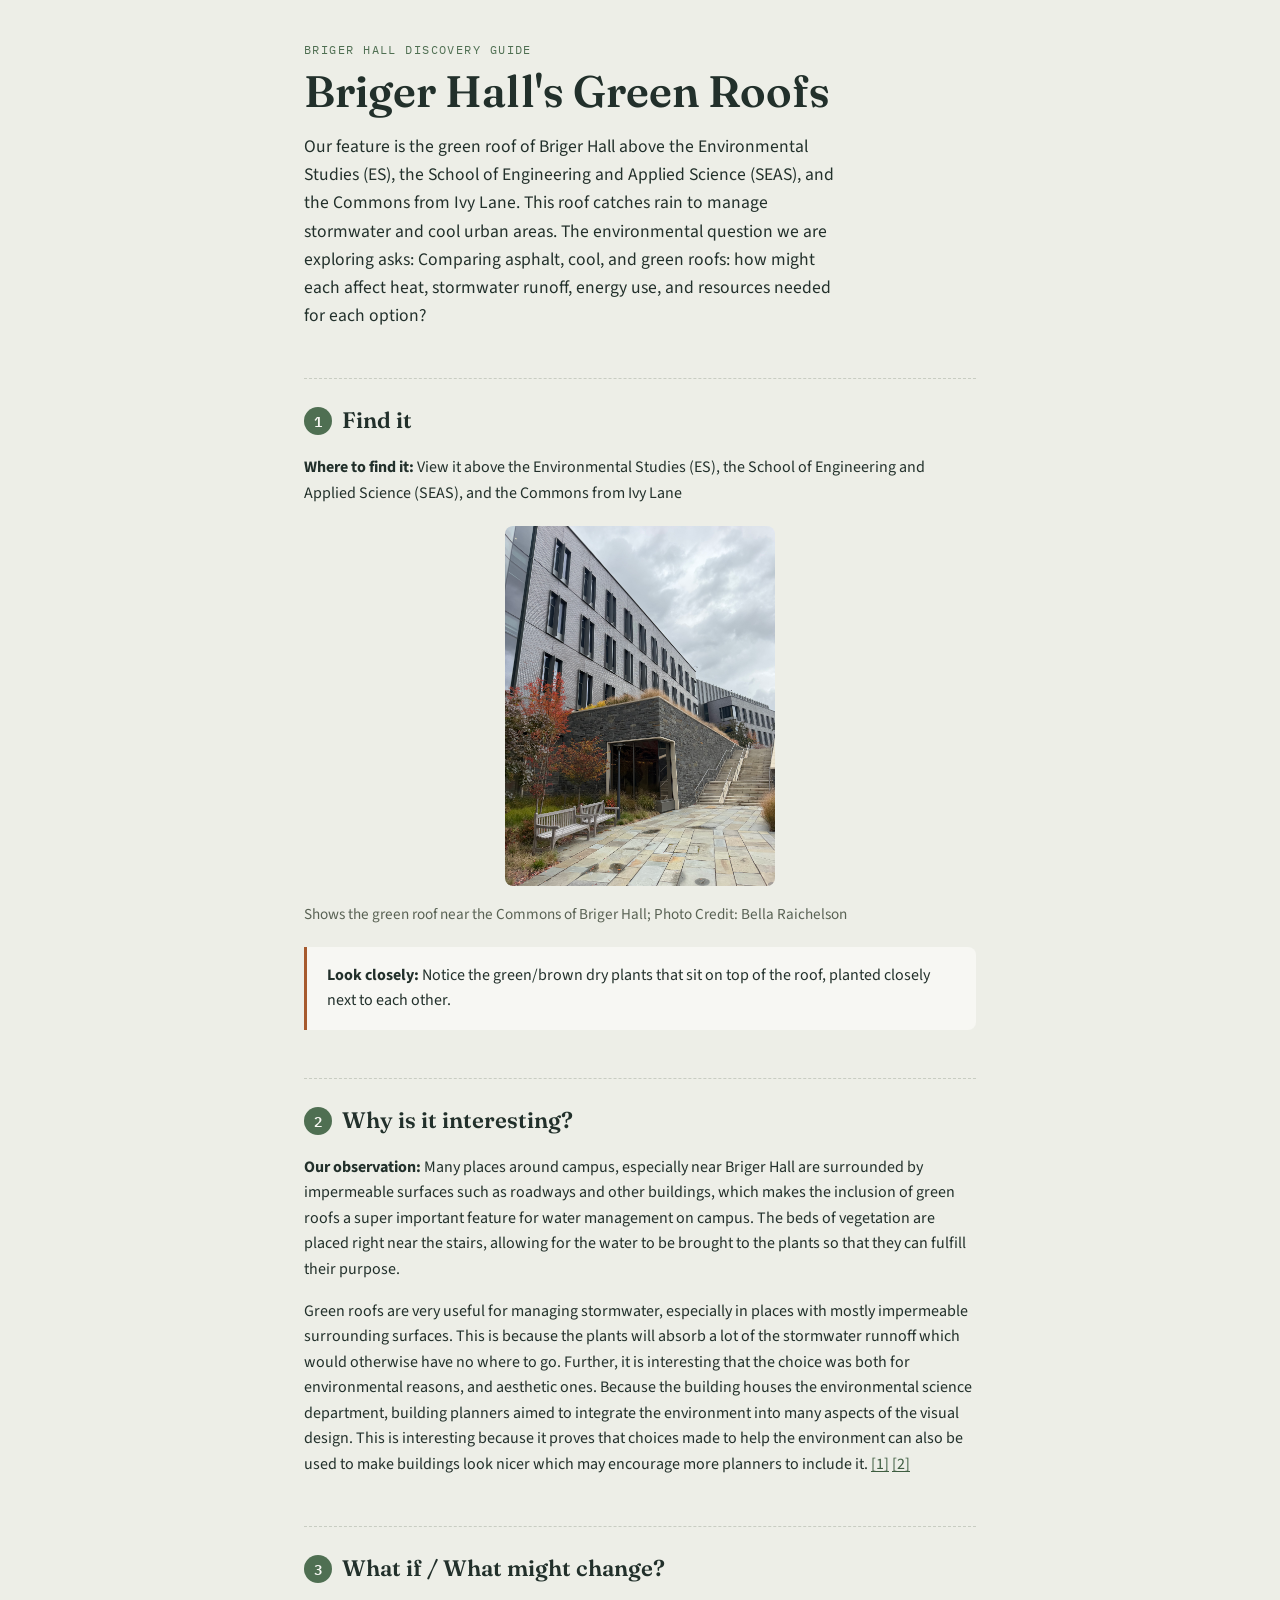
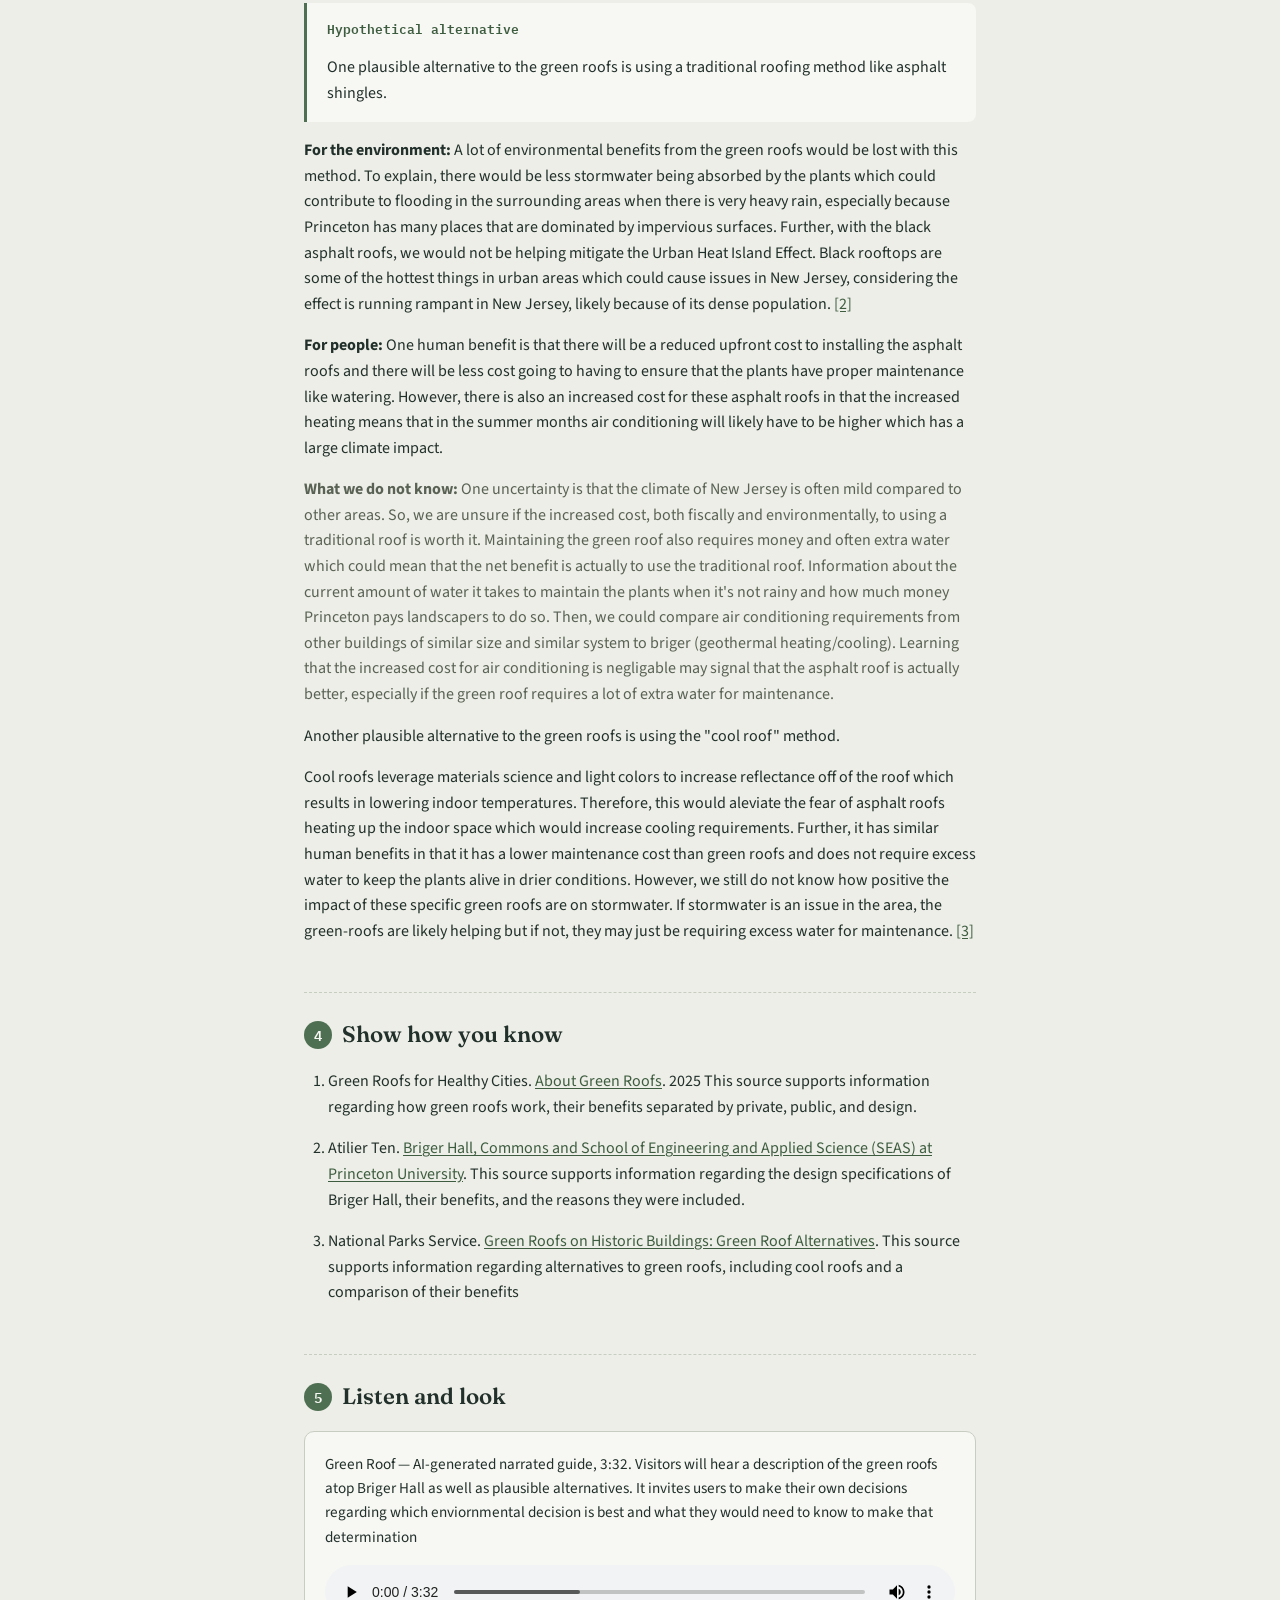
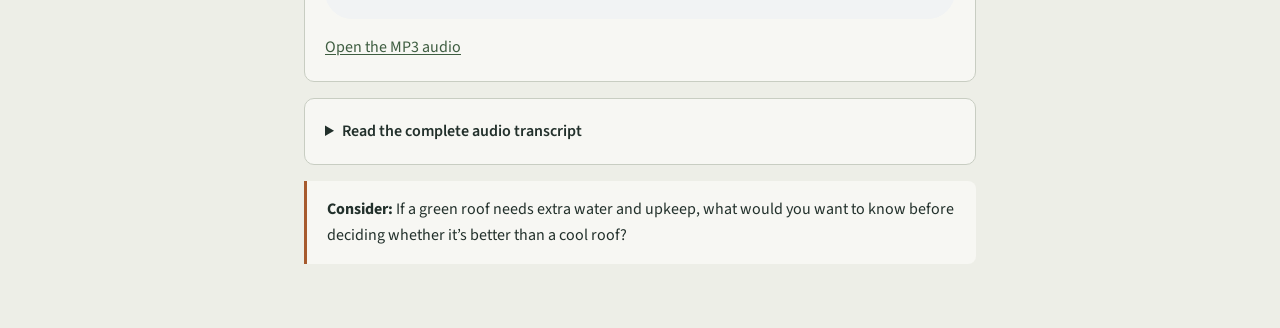
<file: green-roof.html>
<!DOCTYPE html>
<html lang="en">
<head>
  <meta charset="UTF-8">
  <meta name="viewport" content="width=device-width, initial-scale=1.0">
  <title> Green Roofs — Briger Hall Discovery Guide</title>
  <link rel="stylesheet" href="style.css">
  <link rel="preconnect" href="https://fonts.googleapis.com">
  <link href="https://fonts.googleapis.com/css2?family=Fraunces:wght@600&amp;family=Source+Sans+3&amp;family=IBM+Plex+Mono&amp;display=swap" rel="stylesheet">
</head>
<body>
  <a class="skip-link" href="#main-content">Skip to feature guide</a>
  <main class="station" id="main-content">
    <header>
      <div class="eyebrow">Briger Hall Discovery Guide</div>
      <!-- Replace the title here AND in the title tag above. -->
      <h1>Briger Hall's Green Roofs</h1>
      <p class="intro">Our feature is the green roof of Briger Hall above the Environmental Studies (ES), the School of Engineering and Applied Science (SEAS), and the Commons from Ivy Lane. This roof catches rain to manage stormwater and cool urban areas. The environmental question we are exploring asks: Comparing asphalt, cool, and green roofs: how might each affect heat, stormwater runoff, energy use, and resources needed for each option?</p>
    </header>

    <section class="section" aria-labelledby="find-heading">
      <h2 id="find-heading"><span class="marker" aria-hidden="true">1</span> Find it</h2>
      <p><strong>Where to find it:</strong> View it above the Environmental Studies (ES), the School of Engineering and Applied Science (SEAS), and the Commons from Ivy Lane</p>
      <!-- REQUIRED: Upload an original photo or sketch to images/. Avoid photos of people.
           Replace the filename, alt text, and caption. Paths are case-sensitive. -->
      <figure class="feature-image">
        <img src="images/green-roof.jpg" alt="green/brown dry plants that sit on top of the roof">
        <figcaption>Shows the green roof near the Commons of Briger Hall; Photo Credit: Bella Raichelson</figcaption>
      </figure>
      <div class="activity">
        <p><strong>Look closely:</strong> Notice the green/brown dry plants that sit on top of the roof, planted closely next to each other.</p>
      </div>
    </section>

    <section class="section" aria-labelledby="interesting-heading">
      <h2 id="interesting-heading"><span class="marker" aria-hidden="true">2</span> Why is it interesting?</h2>
      <p><strong>Our observation:</strong> Many places around campus, especially near Briger Hall are surrounded by impermeable surfaces such as roadways and other buildings,
        which makes the inclusion of green roofs a super important feature for water management on campus. The beds of vegetation are placed right near the stairs, allowing for 
        the water to be brought to the plants so that they can fulfill their purpose.</p>
      <p>Green roofs are very useful for managing stormwater, especially in places with mostly impermeable surrounding surfaces. This is because the plants will absorb a lot
        of the stormwater runnoff which would otherwise have no where to go. Further, it is interesting that the choice was both for environmental reasons, and aesthetic ones.
        Because the building houses the environmental science department, building planners aimed to integrate the environment into many aspects of the visual design. This is 
        interesting because it proves that choices made to help the environment can also be used to make buildings look nicer which may encourage more planners to include it.  <a href="#source-1">[1]</a>
      <a href="#source-2">[2]</a></p>
      <!-- Distinguish what you observed from what a source explains. Do not assume a
           general source verifies a technical specification of this building. -->
    </section>

    <section class="section" aria-labelledby="what-if-heading">
      <h2 id="what-if-heading"><span class="marker" aria-hidden="true">3</span> What if / What might change?</h2>
      <div class="counterfactual">
        <p class="scenario-label">Hypothetical alternative</p>
        <p>One plausible alternative to the green roofs is using a traditional roofing method like asphalt shingles. </p>
      </div>
      <p><strong>For the environment:</strong> A lot of environmental benefits from the green roofs would be lost with this method. To explain, there would be less stormwater being absorbed by 
        the plants which could contribute to flooding in the surrounding areas when there is very heavy rain, especially because Princeton has many places that are dominated by impervious surfaces. 
        Further, with the black asphalt roofs, we would not be helping mitigate the Urban Heat Island Effect. Black rooftops are some of the hottest things in urban areas which could cause issues in
        New Jersey, considering the effect is running rampant in New Jersey, likely because of its dense population. <a href="#source-2">[2]</a></p>
      <p><strong>For people:</strong> One human benefit is that there will be a reduced upfront cost to installing the asphalt roofs and there will be less cost going to having to ensure that the
        plants have proper maintenance like watering. However, there is also an increased cost for these asphalt roofs in that the increased heating means that in the summer months air conditioning 
        will likely have to be higher which has a large climate impact.</p>
      <p class="uncertainty"><strong>What we do not know:</strong> One uncertainty is that the climate of New Jersey is often mild compared to other areas. So, we are unsure if the increased cost, both
        fiscally and environmentally, to using a traditional roof is worth it. Maintaining the green roof also requires money and often extra water which could mean that the net benefit is actually to use 
        the traditional roof. Information about the current amount of water it takes to maintain the plants when it's not rainy and how much money Princeton pays landscapers to do so. Then, we could compare
        air conditioning requirements from other buildings of similar size and similar system to briger (geothermal heating/cooling). Learning that the increased cost for air conditioning is negligable may signal 
        that the asphalt roof is actually better, especially if the green roof requires a lot of extra water for maintenance.</p>
      <p>Another plausible alternative to the green roofs is using the "cool roof" method.</p>
      <p> Cool roofs leverage materials science and light colors to increase reflectance off of the roof which results in lowering indoor temperatures. Therefore, this would aleviate the fear of asphalt 
        roofs heating up the indoor space which would increase cooling requirements. Further, it has similar human benefits in that it has a lower maintenance cost than green 
        roofs and does not require excess water to keep the plants alive in drier conditions. However, we still do not know how positive the impact of these specific green roofs are on stormwater. If stormwater 
        is an issue in the area, the green-roofs are likely helping but if not, they may just be requiring excess water for maintenance. <a href="#source-3">[3]</a></p>
    </section>

    <section class="section" aria-labelledby="sources-heading">
      <h2 id="sources-heading"><span class="marker" aria-hidden="true">4</span> Show how you know</h2>
      <!-- REQUIRED: At least two relevant sources beyond AI output. Replace these
           example URLs and descriptions. Add entries and inline citations as needed. -->
      <ol class="sources">
        <li id="source-1">Green Roofs for Healthy Cities. <a href="https://www.greenroofs.org/about-green-roofs">About Green Roofs</a>. 2025 This source supports information regarding how green roofs work, their benefits separated by private, public, and design.</li>
        <li id="source-2">Atilier Ten. <a href="https://www.atelierten.com/projects/briger-hall-commons-and-school-of-engineering-and-applied-science-seas-at-princeton-university/">Briger Hall, Commons and School of Engineering and Applied Science (SEAS) at Princeton University</a>. This source supports information regarding the design specifications of Briger Hall, their benefits, and the reasons they were included.</li>
        <li id="source-3">National Parks Service. <a href="https://www.nps.gov/articles/000/green-roofs-on-historic-buildings-green-roof-alternatives.htm">Green Roofs on Historic Buildings: Green Roof Alternatives</a>. This source supports information regarding alternatives to green roofs, including cool roofs and a comparison of their benefits</li>
      </ol>
    </section>

    <section class="section" aria-labelledby="listen-heading">
      <h2 id="listen-heading"><span class="marker" aria-hidden="true">5</span> Listen and look</h2>
      <!-- REQUIRED: Create an AI-narrated guide or conversational podcast clip with
           ElevenLabs, UNDER 4 minutes. Listen, correct, and regenerate as needed.
           Include: a detail to examine, checked explanation, your counterfactual,
           environmental and human tradeoffs, honest uncertainty, and a visitor question.
           Upload your MP3 to audio/ and replace BOTH paths below. -->
      <figure class="audio-guide">
        <figcaption id="audio-caption">Green Roof — AI-generated narrated guide, 3:32. Visitors will hear a description of the green roofs atop Briger Hall as well as plausible alternatives. It invites users to make their own decisions regarding which enviornmental decision is best and what they would need to know to make that determination
        </figcaption>
        <audio controls preload="metadata" src="audio/green-roof.mp3" aria-describedby="audio-caption">
          Your browser does not support the audio player. Use the MP3 link below.
        </audio>
        <p><a href="audio/green-roof.mp3">Open the MP3 audio</a></p>
      </figure>
      <details class="transcript">
        <summary>Read the complete audio transcript</summary>
        <!-- Replace with the COMPLETE transcript of the final recording, not a summary.
             Use paragraphs; label speakers if conversational. Update if audio changes. -->
        <div class="transcript-text">
          <p> Welcome to Briger Hall. If you’re standing on Ivy Lane, I’d like you to look up. Above the Environmental Studies building,
            the School of Engineering and Applied Science, and the Commons, you’ll see beds of vegetation growing on the roofs. Notice 
            where they sit. The plants are placed right near the stairs. Why might that be? Take a few seconds to look.</p>

          <p>What you’re seeing is a green roof, a layer of soil and plants on top of a building. 
            One of its biggest jobs is managing stormwater. Around Briger Hall, much of the ground is covered 
            by roadways and other buildings, so rain has very few places to soak in. The plants absorb a lot of that water,
            which would otherwise have nowhere to go. We think the placement near the stairs helps bring water to the plants
            so they can do their job.</p>
           <p>According to Green Roofs for Healthy Cities, green roofs offer benefits for the public, for private owners, and for design.
             Atelier Ten’s project description for Briger Hall points to environmental goals behind the building’s features. Because 
             the building houses Environmental Studies, planners seem to have wanted the environment built into the look of the place. 
             That’s interesting, because it shows that choices that help the environment can also make a building look better, which might
             encourage more planners to make them.</p>
          <p>Now let’s imagine two alternatives to the green roof. The first is a traditional asphalt roof. The second is a cool roof, 
            which is covered in a light-colored, reflective surface that bounces sunlight away instead of absorbing it. Start with asphalt. 
            For the environment, we’d lose a lot. Less stormwater would be absorbed, which could add to flooding in the surrounding areas 
            during very heavy rain. Dark asphalt also gets extremely hot and would add to the urban heat island effect, which is a concern 
            in dense parts of New Jersey. For people, asphalt costs less to install and needs no watering or plant care. But a hotter roof 
            could mean more air conditioning in the summer, and that has its own climate impact. </p>
          <p>Now the cool roof, which is the more serious competitor. It would help with heat. By reflecting sunlight, it could reduce the 
            urban heat island effect and keep the building cooler, so it might need less air conditioning. It would also be low-maintenance, 
            with no plants to water. But a cool roof does nothing for stormwater. Rain would simply run off, and around Briger Hall, 
            there are few places for that water to go. A cool roof also wouldn’t give the building the living, visible connection to the
            environment that the planners seem to have wanted.</p>
          <p>Here’s what we don’t know. New Jersey’s climate is often mild compared to other places, so we’re not sure the extra cooling 
            benefits of either alternative would matter much. Green roofs need upkeep and sometimes extra water, so the net benefit might even
            favor a cool roof, especially if stormwater is already handled elsewhere on campus. To find out, we’d need to know how much water 
            the plants need when it isn’t raining, and how much Princeton pays for landscaping. We’d also want to compare air conditioning use 
            in similar buildings, especially ones that, like Briger Hall, use geothermal heating and cooling.</p>
          <p>So here’s a question to consider as you look up: if a green roof needs extra water and upkeep, what would you want to know before 
            deciding whether it’s better than a cool roof? Thanks for listening, and enjoy exploring Briger Hall. </p>

        </div>
      </details>
      <div class="activity">
        <p><strong>Consider:</strong> If a green roof needs extra water and upkeep, what would you want to know before deciding whether 
          it’s better than a cool roof?</p>
      </div>
    </section>

    <!-- BEFORE SUBMITTING: Replace all bracketed text, example URLs, and media paths.
         Check the published page, image, audio, transcript, and links on a phone or
         in a signed-out browser. Test with 3 people outside class, keep anonymous
         notes, and make at least one revision based on feedback.
         Submit your page link, revisions, and reflection separately to the instructor. -->
  </main>
</body>
</html>
</file>
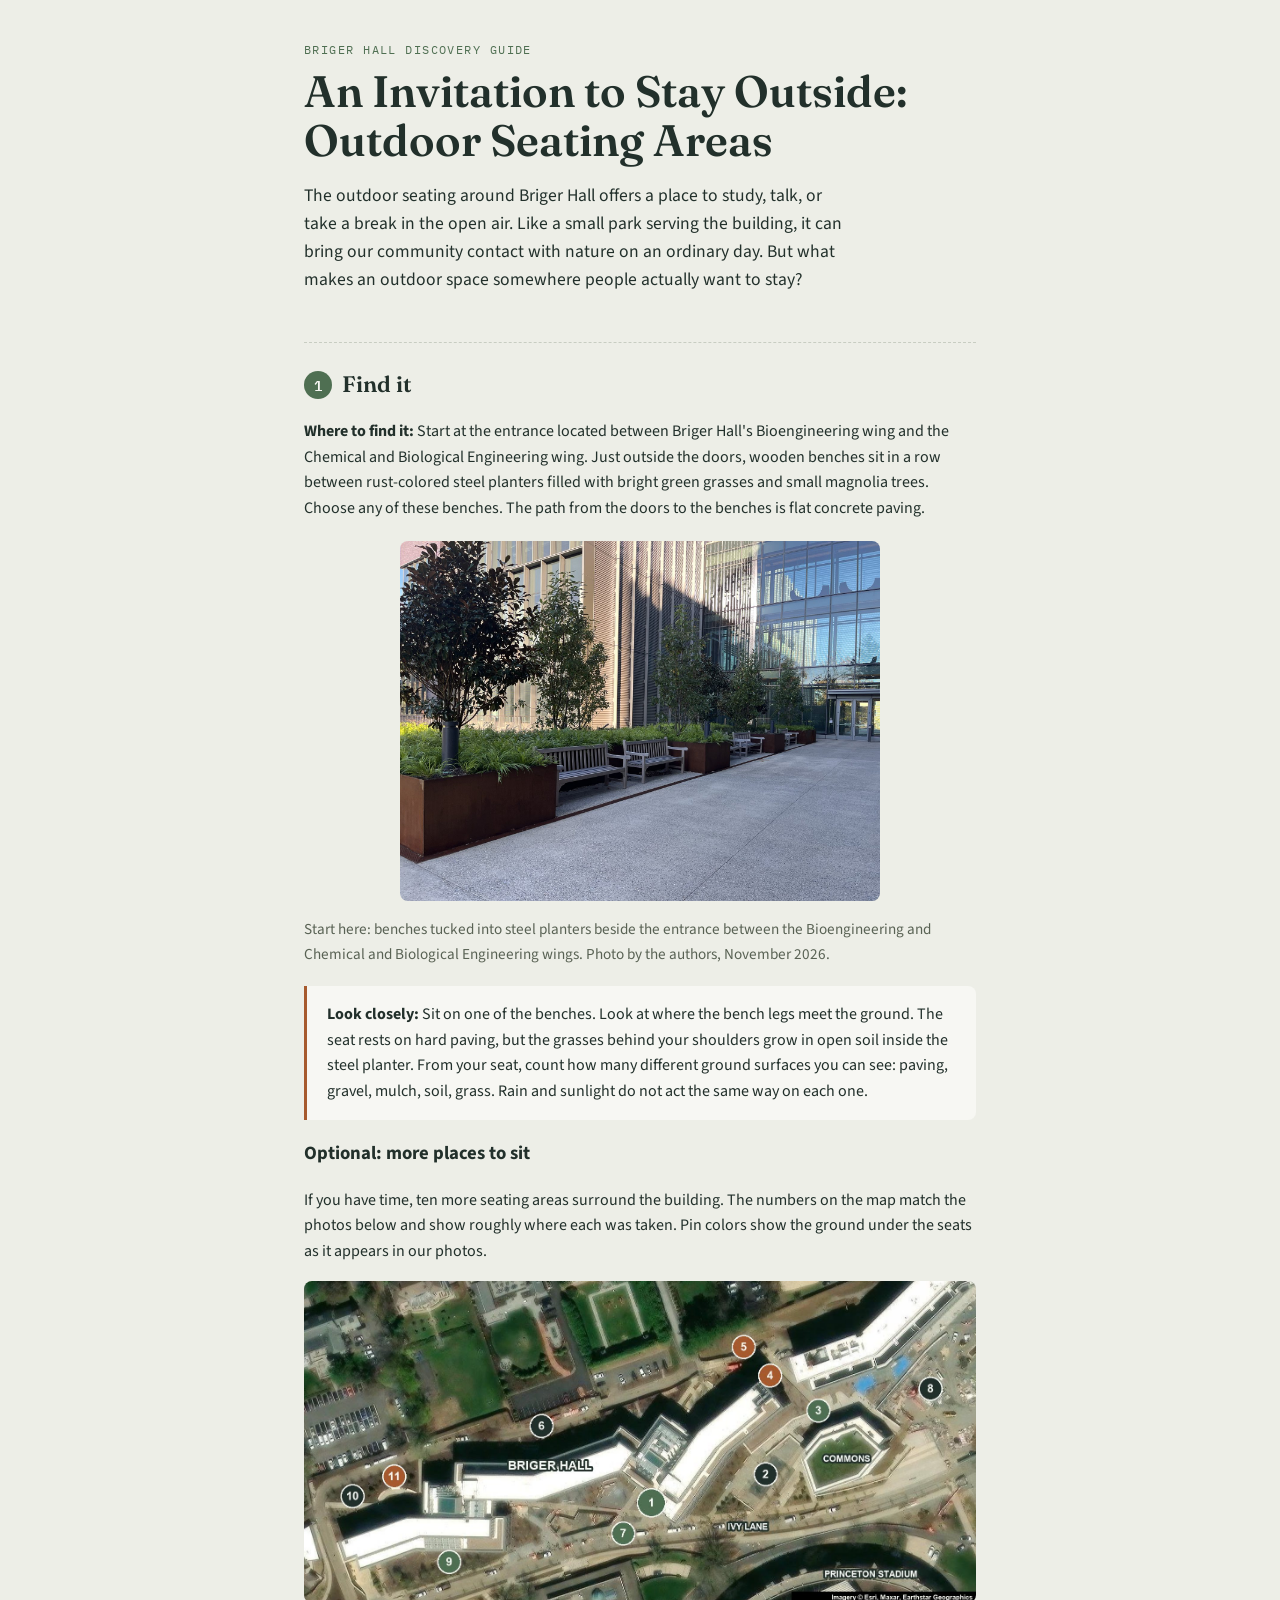
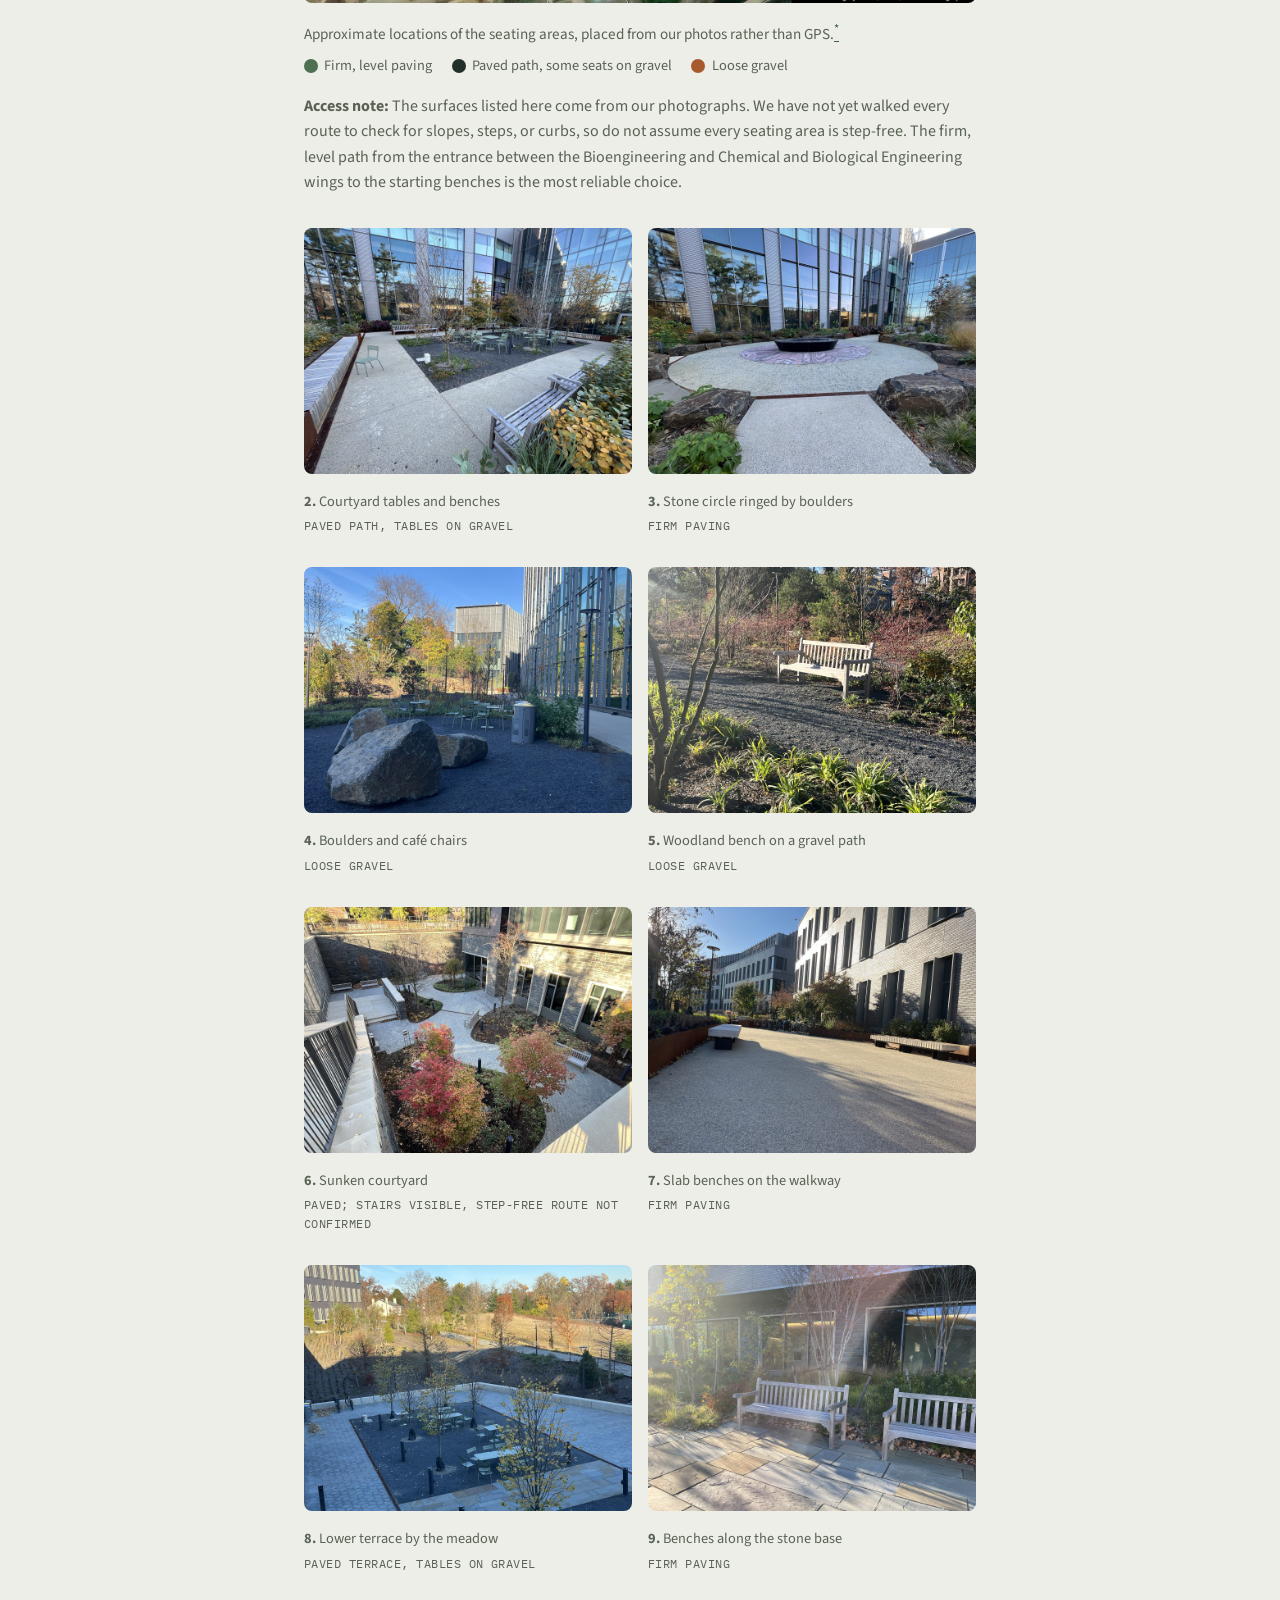
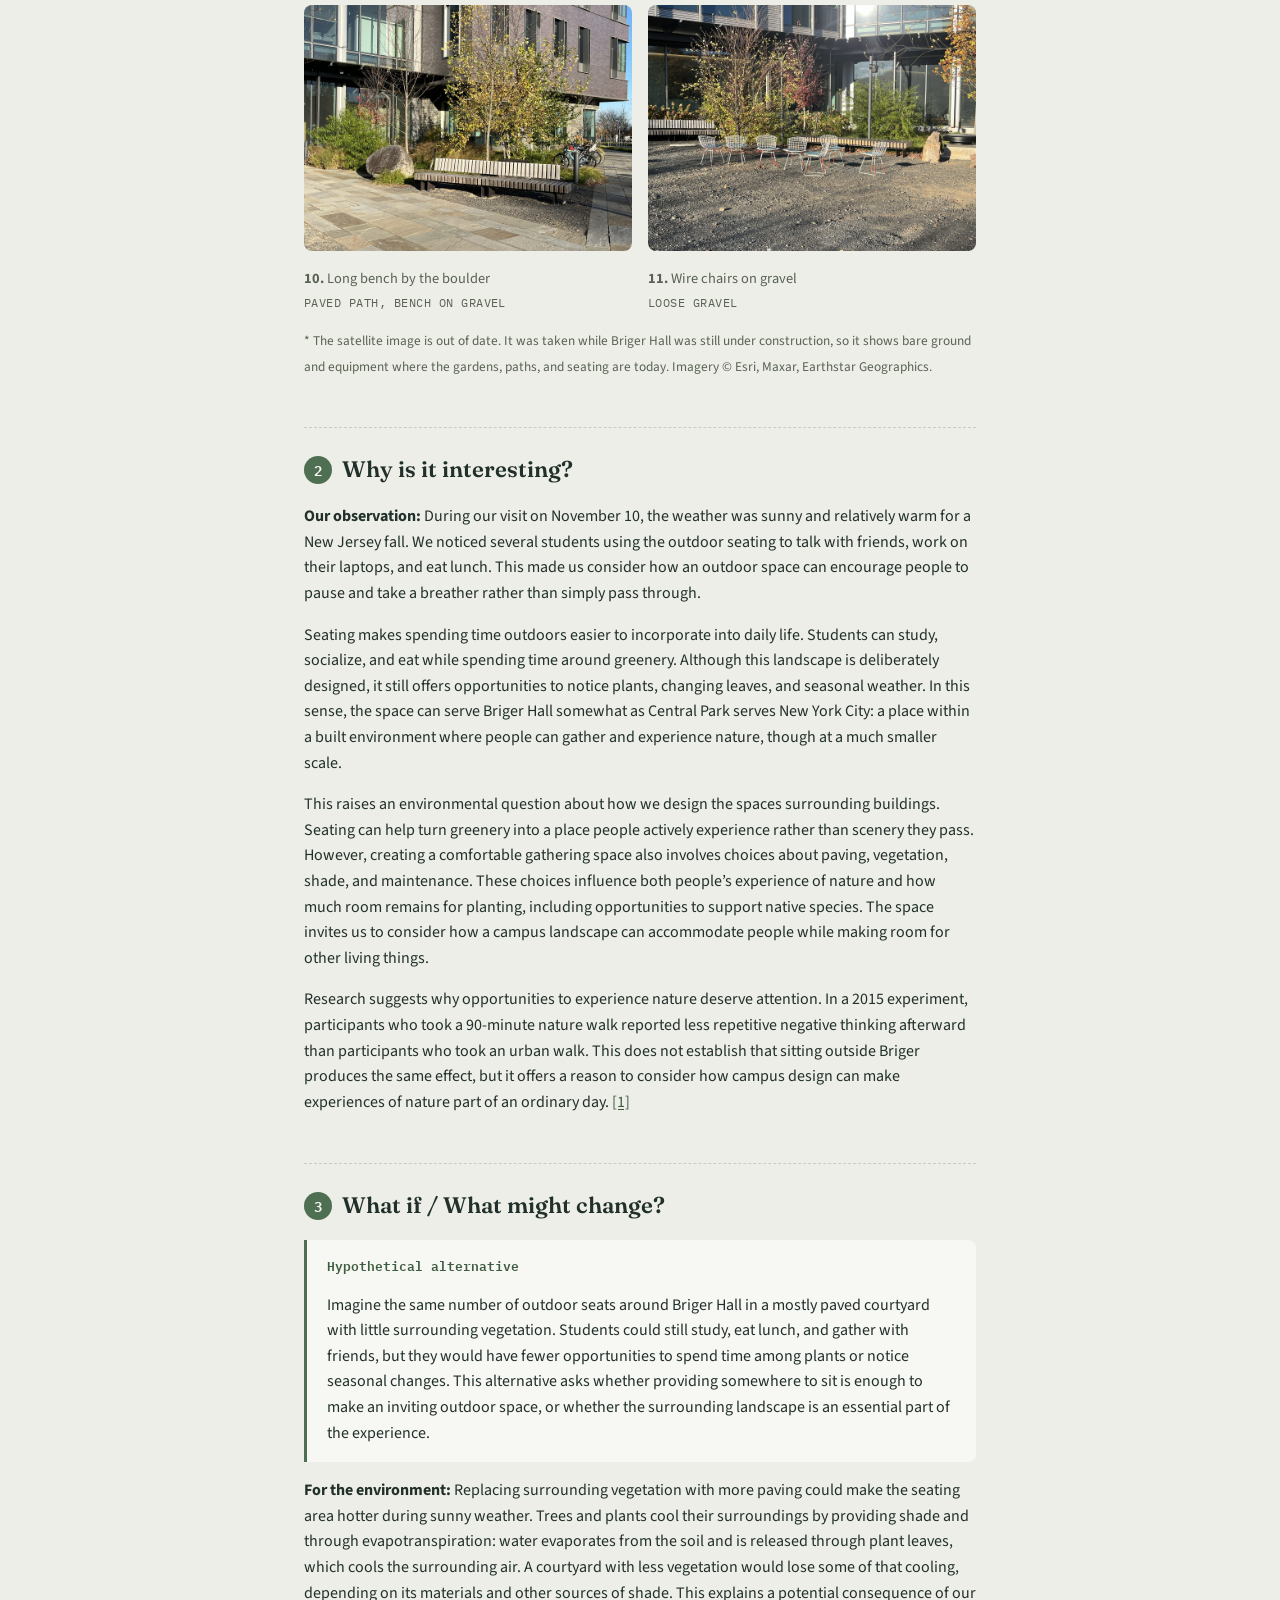
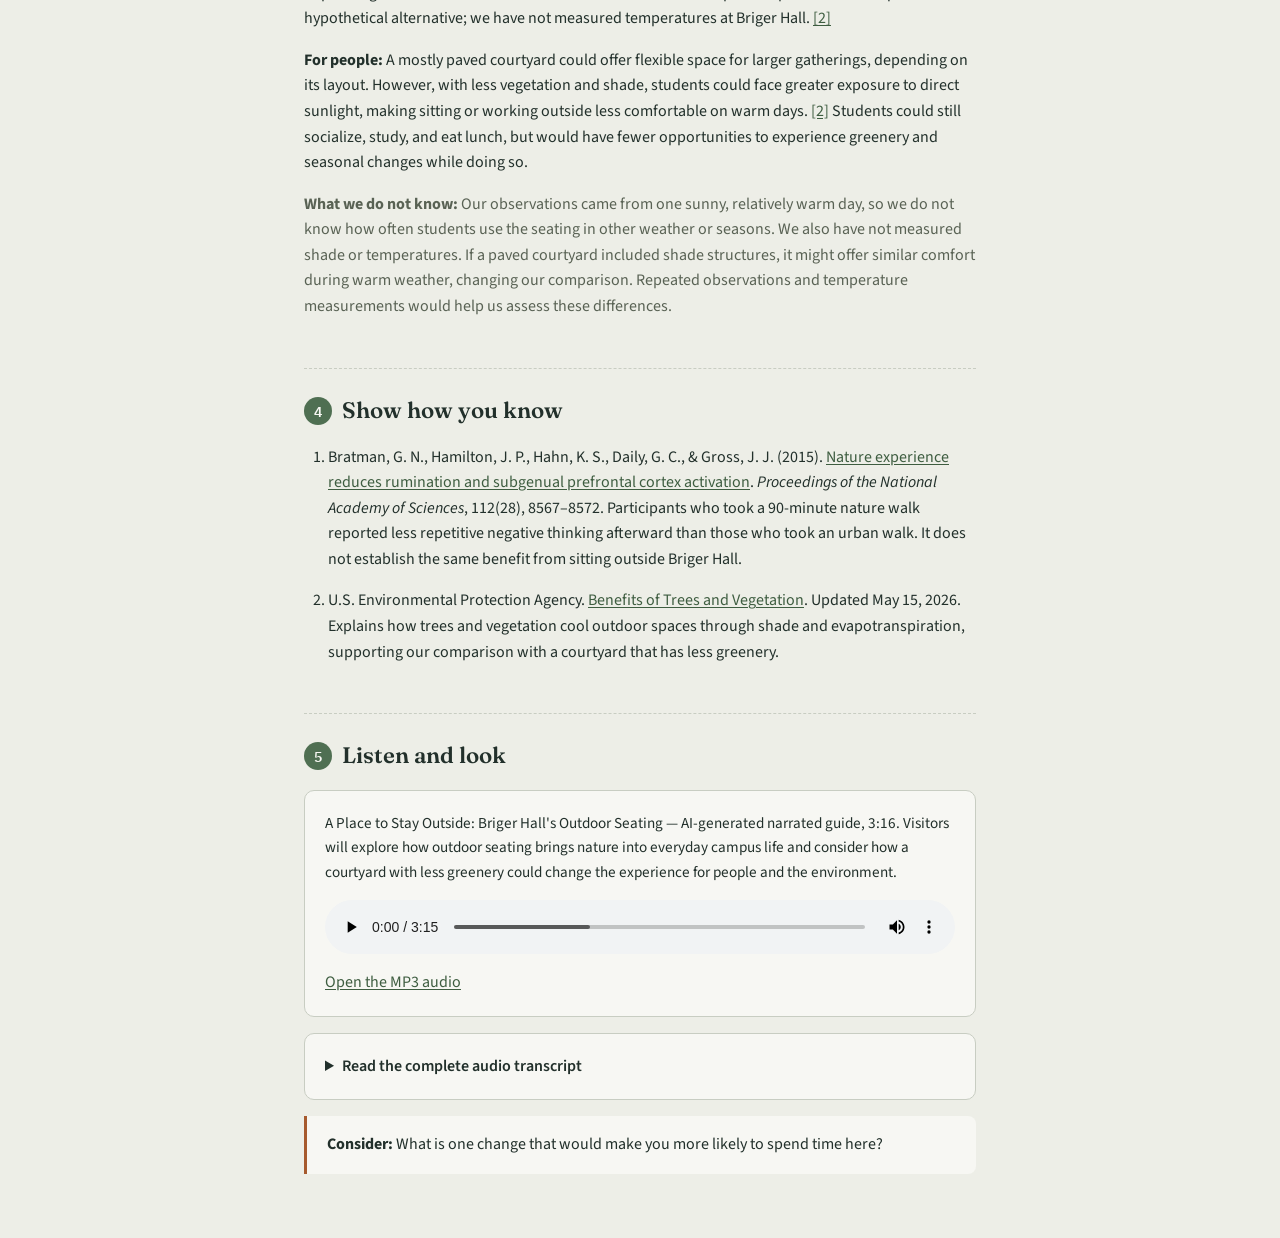
<file: outdoor-seating.html>
<!DOCTYPE html>
<html lang="en">
<head>
  <meta charset="UTF-8">
  <meta name="viewport" content="width=device-width, initial-scale=1.0">
  <title>An Invitation to Stay Outside — Briger Hall Discovery Guide</title>
  <link rel="stylesheet" href="style.css">
  <link rel="preconnect" href="https://fonts.googleapis.com">
  <link href="https://fonts.googleapis.com/css2?family=Fraunces:wght@600&amp;family=Source+Sans+3&amp;family=IBM+Plex+Mono&amp;display=swap" rel="stylesheet">
  <style>
    /* Page-specific styles for the seating map and photo list. */
    .seat-map { margin: 1rem 0 0.5rem; }
    .seat-map img { display: block; width: 100%; height: auto; border-radius: 8px; }
    .map-legend {
      display: flex;
      flex-wrap: wrap;
      gap: 0.4rem 1.2rem;
      margin: 0 0 1rem;
      font-size: 0.9rem;
      color: var(--muted);
    }
    .map-legend span { display: inline-flex; align-items: center; gap: 0.4rem; }
    .dot { display: inline-block; width: 14px; height: 14px; border-radius: 50%; }
    .dot.firm { background: var(--moss); }
    .dot.mixed { background: var(--ink); }
    .dot.gravel { background: var(--rust); }
    .seat-list {
      list-style: none;
      padding: 0;
      margin: 0;
      display: grid;
      grid-template-columns: repeat(auto-fill, minmax(220px, 1fr));
      gap: 1rem;
    }
    .seat-list figure { margin: 0; }
    .seat-list img {
      display: block;
      width: 100%;
      aspect-ratio: 4 / 3;
      object-fit: cover;
      border-radius: 8px;
    }
    .seat-list figcaption { font-size: 0.9rem; }
    .seat-list .surface {
      display: block;
      font-family: var(--font-mono);
      font-size: 0.75rem;
      text-transform: uppercase;
      letter-spacing: 0.04em;
      color: var(--muted);
      margin-top: 0.2rem;
    }
  </style>
</head>
<body>
  <a class="skip-link" href="#main-content">Skip to feature guide</a>
  <main class="station" id="main-content">
    <header>
      <div class="eyebrow">Briger Hall Discovery Guide</div>
      <h1>An Invitation to Stay Outside: Outdoor Seating Areas</h1>
      <p class="intro">The outdoor seating around Briger Hall offers a place to study, talk, or take a break in the open air. Like a small park serving the building, it can bring our community contact with nature on an ordinary day. But what makes an outdoor space somewhere people actually want to stay?</p>
    </header>

    <section class="section" aria-labelledby="find-heading">
      <h2 id="find-heading"><span class="marker" aria-hidden="true">1</span> Find it</h2>
      <p><strong>Where to find it:</strong> Start at the entrance located between Briger Hall's Bioengineering wing and the Chemical and Biological Engineering wing. Just outside the doors, wooden benches sit in a row between rust-colored steel planters filled with bright green grasses and small magnolia trees. Choose any of these benches. The path from the doors to the benches is flat concrete paving.</p>
      <figure class="feature-image">
        <img src="images/outdoor-seating.jpg" alt="A row of weathered wooden benches set between rust-colored steel planters of green grasses and small magnolia trees, beside a wide concrete walkway leading to Briger Hall's glass entrance doors.">
        <figcaption>Start here: benches tucked into steel planters beside the entrance between the Bioengineering and Chemical and Biological Engineering wings. Photo by the authors, November 2026.</figcaption>
      </figure>
      <div class="activity">
        <p><strong>Look closely:</strong> Sit on one of the benches. Look at where the bench legs meet the ground. The seat rests on hard paving, but the grasses behind your shoulders grow in open soil inside the steel planter. From your seat, count how many different ground surfaces you can see: paving, gravel, mulch, soil, grass. Rain and sunlight do not act the same way on each one.</p>
      </div>

      <h3>Optional: more places to sit</h3>
      <p>If you have time, ten more seating areas surround the building. The numbers on the map match the photos below and show roughly where each was taken. Pin colors show the ground under the seats as it appears in our photos.</p>
      <figure class="seat-map">
        <img src="images/outdoor-seating-map.jpg" alt="Aerial map of Briger Hall with eleven numbered pins: pin 1, the starting benches, sits on the south side where the building bends; pins 2 to 5 are in the courtyard and planted slope between Briger Hall and the Commons; pin 8 is the terrace east of the Commons; pins 6, 9, 10, and 11 are along the north, south, and west sides of the long west wing; pin 7 is on the walkway beside Ivy Lane.">
        <figcaption>Approximate locations of the seating areas, placed from our photos rather than GPS.<a href="#map-note" aria-label="Note about the satellite image"><sup>*</sup></a></figcaption>
      </figure>
      <div class="map-legend" aria-hidden="true">
        <span><i class="dot firm"></i> Firm, level paving</span>
        <span><i class="dot mixed"></i> Paved path, some seats on gravel</span>
        <span><i class="dot gravel"></i> Loose gravel</span>
      </div>
      <p class="uncertainty"><strong>Access note:</strong> The surfaces listed here come from our photographs. We have not yet walked every route to check for slopes, steps, or curbs, so do not assume every seating area is step-free. The firm, level path from the entrance between the Bioengineering and Chemical and Biological Engineering wings to the starting benches is the most reliable choice.</p>
      <ol class="seat-list" id="seat-list">
        <li><figure><img src="images/outdoor-seating-courtyard-chairs.jpg" alt="Wooden benches along concrete paths around a gravel bed with green metal café tables and chairs under young trees, enclosed by glass walls." loading="lazy"><figcaption><b>2.</b> Courtyard tables and benches<span class="surface">Paved path, tables on gravel</span></figcaption></figure></li>
        <li><figure><img src="images/outdoor-seating-stone-circle.jpg" alt="A round concrete plaza with a dark stone basin and a pink stone ring at its center, ringed by large boulders and plantings." loading="lazy"><figcaption><b>3.</b> Stone circle ringed by boulders<span class="surface">Firm paving</span></figcaption></figure></li>
        <li><figure><img src="images/outdoor-seating-boulders.jpg" alt="Large boulders on dark gravel in front of green café chairs and tables, with a planted hillside and trees behind." loading="lazy"><figcaption><b>4.</b> Boulders and café chairs<span class="surface">Loose gravel</span></figcaption></figure></li>
        <li><figure><img src="images/outdoor-seating-woodland-bench.jpg" alt="A single wooden bench on a dark gravel path surrounded by young trees and shrubs in autumn color." loading="lazy"><figcaption><b>5.</b> Woodland bench on a gravel path<span class="surface">Loose gravel</span></figcaption></figure></li>
        <li><figure><img src="images/outdoor-seating-sunken-courtyard.jpg" alt="View from above of a sunken courtyard with winding paved paths, benches, and red and orange shrubs between stone walls; stairs lead down on the left." loading="lazy"><figcaption><b>6.</b> Sunken courtyard<span class="surface">Paved; stairs visible, step-free route not confirmed</span></figcaption></figure></li>
        <li><figure><img src="images/outdoor-seating-slab-benches.jpg" alt="Backless wooden slab benches along a wide concrete walkway between steel planters and a gray brick building." loading="lazy"><figcaption><b>7.</b> Slab benches on the walkway<span class="surface">Firm paving</span></figcaption></figure></li>
        <li><figure><img src="images/outdoor-seating-terrace-meadow.jpg" alt="View from above of a paved terrace with café tables and chairs on a gravel bed, young trees, and a meadow on the slope beyond." loading="lazy"><figcaption><b>8.</b> Lower terrace by the meadow<span class="surface">Paved terrace, tables on gravel</span></figcaption></figure></li>
        <li><figure><img src="images/outdoor-seating-benches.jpg" alt="Two wooden benches on stone paving in front of plantings and a building with a stone base and large windows." loading="lazy"><figcaption><b>9.</b> Benches along the stone base<span class="surface">Firm paving</span></figcaption></figure></li>
        <li><figure><img src="images/outdoor-seating-curved-bench.jpg" alt="A long wooden bench on a gravel strip beside a large boulder and a young birch tree, next to a stone-paved path." loading="lazy"><figcaption><b>10.</b> Long bench by the boulder<span class="surface">Paved path, bench on gravel</span></figcaption></figure></li>
        <li><figure><img src="images/outdoor-seating-wire-chairs.jpg" alt="A loose circle of white wire chairs on gravel in front of shrubs, a long wooden bench, and the building's glass wall." loading="lazy"><figcaption><b>11.</b> Wire chairs on gravel<span class="surface">Loose gravel</span></figcaption></figure></li>
      </ol>
      <p class="uncertainty" id="map-note"><small>* The satellite image is out of date. It was taken while Briger Hall was still under construction, so it shows bare ground and equipment where the gardens, paths, and seating are today. Imagery &copy; Esri, Maxar, Earthstar Geographics.</small></p>
    </section>

    <section class="section" aria-labelledby="interesting-heading">
      <h2 id="interesting-heading"><span class="marker" aria-hidden="true">2</span> Why is it interesting?</h2>
      <p><strong>Our observation:</strong> During our visit on November 10, the weather was sunny and relatively warm for a New Jersey fall. We noticed several students using the outdoor seating to talk with friends, work on their laptops, and eat lunch. This made us consider how an outdoor space can encourage people to pause and take a breather rather than simply pass through.</p>
      <p>Seating makes spending time outdoors easier to incorporate into daily life. Students can study, socialize, and eat while spending time around greenery. Although this landscape is deliberately designed, it still offers opportunities to notice plants, changing leaves, and seasonal weather. In this sense, the space can serve Briger Hall somewhat as Central Park serves New York City: a place within a built environment where people can gather and experience nature, though at a much smaller scale.</p>
      <p>This raises an environmental question about how we design the spaces surrounding buildings. Seating can help turn greenery into a place people actively experience rather than scenery they pass. However, creating a comfortable gathering space also involves choices about paving, vegetation, shade, and maintenance. These choices influence both people’s experience of nature and how much room remains for planting, including opportunities to support native species. The space invites us to consider how a campus landscape can accommodate people while making room for other living things.</p>
      <p>Research suggests why opportunities to experience nature deserve attention. In a 2015 experiment, participants who took a 90-minute nature walk reported less repetitive negative thinking afterward than participants who took an urban walk. This does not establish that sitting outside Briger produces the same effect, but it offers a reason to consider how campus design can make experiences of nature part of an ordinary day. <a href="#source-1">[1]</a></p>
    </section>

    <section class="section" aria-labelledby="what-if-heading">
      <h2 id="what-if-heading"><span class="marker" aria-hidden="true">3</span> What if / What might change?</h2>
      <div class="counterfactual">
        <p class="scenario-label">Hypothetical alternative</p>
        <p>Imagine the same number of outdoor seats around Briger Hall in a mostly paved courtyard with little surrounding vegetation. Students could still study, eat lunch, and gather with friends, but they would have fewer opportunities to spend time among plants or notice seasonal changes. This alternative asks whether providing somewhere to sit is enough to make an inviting outdoor space, or whether the surrounding landscape is an essential part of the experience.</p>
      </div>
      <p><strong>For the environment:</strong> Replacing surrounding vegetation with more paving could make the seating area hotter during sunny weather. Trees and plants cool their surroundings by providing shade and through evapotranspiration: water evaporates from the soil and is released through plant leaves, which cools the surrounding air. A courtyard with less vegetation would lose some of that cooling, depending on its materials and other sources of shade. This explains a potential consequence of our hypothetical alternative; we have not measured temperatures at Briger Hall. <a href="#source-2">[2]</a></p>
      <p><strong>For people:</strong> A mostly paved courtyard could offer flexible space for larger gatherings, depending on its layout. However, with less vegetation and shade, students could face greater exposure to direct sunlight, making sitting or working outside less comfortable on warm days. <a href="#source-2">[2]</a> Students could still socialize, study, and eat lunch, but would have fewer opportunities to experience greenery and seasonal changes while doing so.</p>
      <p class="uncertainty"><strong>What we do not know:</strong> Our observations came from one sunny, relatively warm day, so we do not know how often students use the seating in other weather or seasons. We also have not measured shade or temperatures. If a paved courtyard included shade structures, it might offer similar comfort during warm weather, changing our comparison. Repeated observations and temperature measurements would help us assess these differences.</p>
    </section>

    <section class="section" aria-labelledby="sources-heading">
      <h2 id="sources-heading"><span class="marker" aria-hidden="true">4</span> Show how you know</h2>
      <ol class="sources">
        <li id="source-1">Bratman, G. N., Hamilton, J. P., Hahn, K. S., Daily, G. C., &amp; Gross, J. J. (2015). <a href="https://pubmed.ncbi.nlm.nih.gov/26124129/">Nature experience reduces rumination and subgenual prefrontal cortex activation</a>. <em>Proceedings of the National Academy of Sciences</em>, 112(28), 8567–8572. Participants who took a 90-minute nature walk reported less repetitive negative thinking afterward than those who took an urban walk. It does not establish the same benefit from sitting outside Briger Hall.</li>
        <li id="source-2">U.S. Environmental Protection Agency. <a href="https://www.epa.gov/heatislands/benefits-trees-and-vegetation">Benefits of Trees and Vegetation</a>. Updated May 15, 2026. Explains how trees and vegetation cool outdoor spaces through shade and evapotranspiration, supporting our comparison with a courtyard that has less greenery.</li>
      </ol>
    </section>

    <section class="section" aria-labelledby="listen-heading">
      <h2 id="listen-heading"><span class="marker" aria-hidden="true">5</span> Listen and look</h2>
      <figure class="audio-guide">
        <figcaption id="audio-caption">A Place to Stay Outside: Briger Hall's Outdoor Seating — AI-generated narrated guide, 3:16. Visitors will explore how outdoor seating brings nature into everyday campus life and consider how a courtyard with less greenery could change the experience for people and the environment.</figcaption>
        <audio controls preload="metadata" src="audio/outdoor-seating.mp3" aria-describedby="audio-caption">
          Your browser does not support the audio player. Use the MP3 link below.
        </audio>
        <p><a href="audio/outdoor-seating.mp3">Open the MP3 audio</a></p>
      </figure>
      <details class="transcript">
        <summary>Read the complete audio transcript</summary>
        <div class="transcript-text">
          <p>Take a moment to look at the outdoor seating around Briger Hall. Choose one seat and imagine spending an hour there. Would you read, work on your laptop, eat lunch, or talk with a friend?</p>
          <p>Now look beyond the seat. What plants can you see? Is the spot shaded or exposed to the sun? Listen for a moment, too. Which sounds draw your attention?</p>
          <p>During our visit on November tenth, the weather was sunny and relatively warm for a New Jersey fall. We noticed several students using these seats to talk with friends, work on their laptops, and eat lunch. The space was somewhere people stayed, rather than simply passed through.</p>
          <p>That observation made us think about how seating can bring contact with nature into an ordinary day. You do not necessarily have to set aside time for a separate walk or visit to a park. When conditions allow, you can bring an everyday activity outside.</p>
          <p>In that sense, this space can serve Briger Hall somewhat as Central Park serves New York City, although at a much smaller scale. It offers a place within a built environment where people can gather and spend time around greenery.</p>
          <p>Of course, this is a deliberately designed landscape. Decisions about seating, paving, plants, and shade shape how we experience it. They also shape how much room remains for other living things.</p>
          <p>Research gives us a reason to consider these everyday encounters with nature. In a 2015 study by Gregory Bratman and colleagues, participants who took a ninety-minute nature walk reported less repetitive negative thinking afterward than participants who took an urban walk.</p>
          <p>That finding does not prove that sitting outside Briger Hall has the same effect. Walking through a natural setting for ninety minutes is different from eating lunch beside a building. Still, the study suggests why opportunities to experience nature deserve attention.</p>
          <p>Now imagine a hypothetical alternative. Keep the same number of seats, but place them in a mostly paved courtyard with little surrounding vegetation.</p>
          <p>Students could still study, eat, and meet friends. Depending on its layout, the courtyard might provide flexible space for larger gatherings. But what might be lost?</p>
          <p>According to the Environmental Protection Agency, trees and vegetation cool their surroundings through shade and evapotranspiration. That means water evaporates from soil and is released through plant leaves, helping cool the surrounding air.</p>
          <p>With less vegetation, the courtyard could lose some of that cooling, which makes it so nice to sit outside. Greater exposure to direct sunlight could also make sitting or working outside less comfortable on warm days. People would still have somewhere to sit, but fewer opportunities to spend time among plants or notice seasonal changes.</p>
          <p>There are uncertainties in this comparison. Our visit captured just one sunny, relatively warm day. We do not know how often students use these seats in colder, wetter, or hotter weather. We have not measured temperatures or shade. A paved courtyard with shade structures might offer similar comfort in some conditions.</p>
          <p>Look again at the seat you chose. Think about what would make you want to stay: the seating itself, the surrounding greenery, shade, quiet, or something else.</p>
        </div>
      </details>
      <div class="activity">
        <p><strong>Consider:</strong> What is one change that would make you more likely to spend time here?</p>
      </div>
    </section>
  </main>

</body>
</html>
</file>
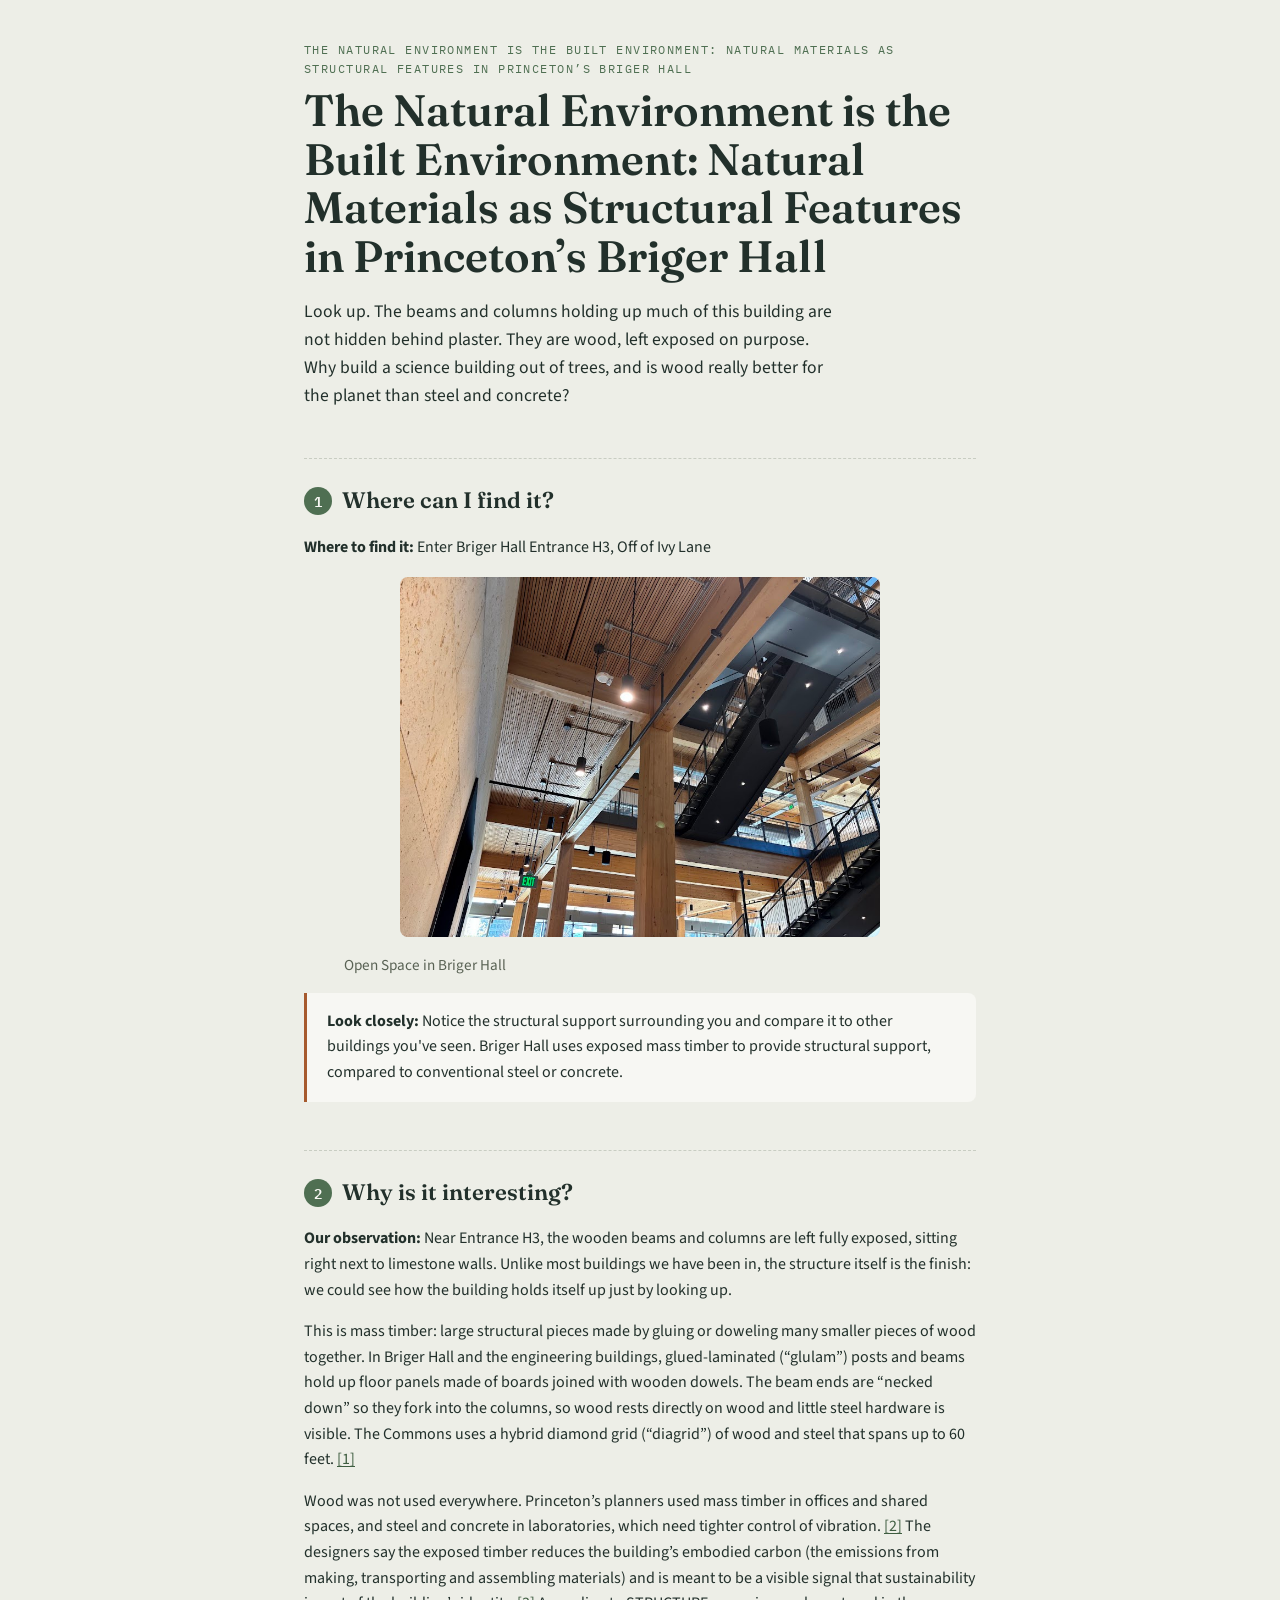
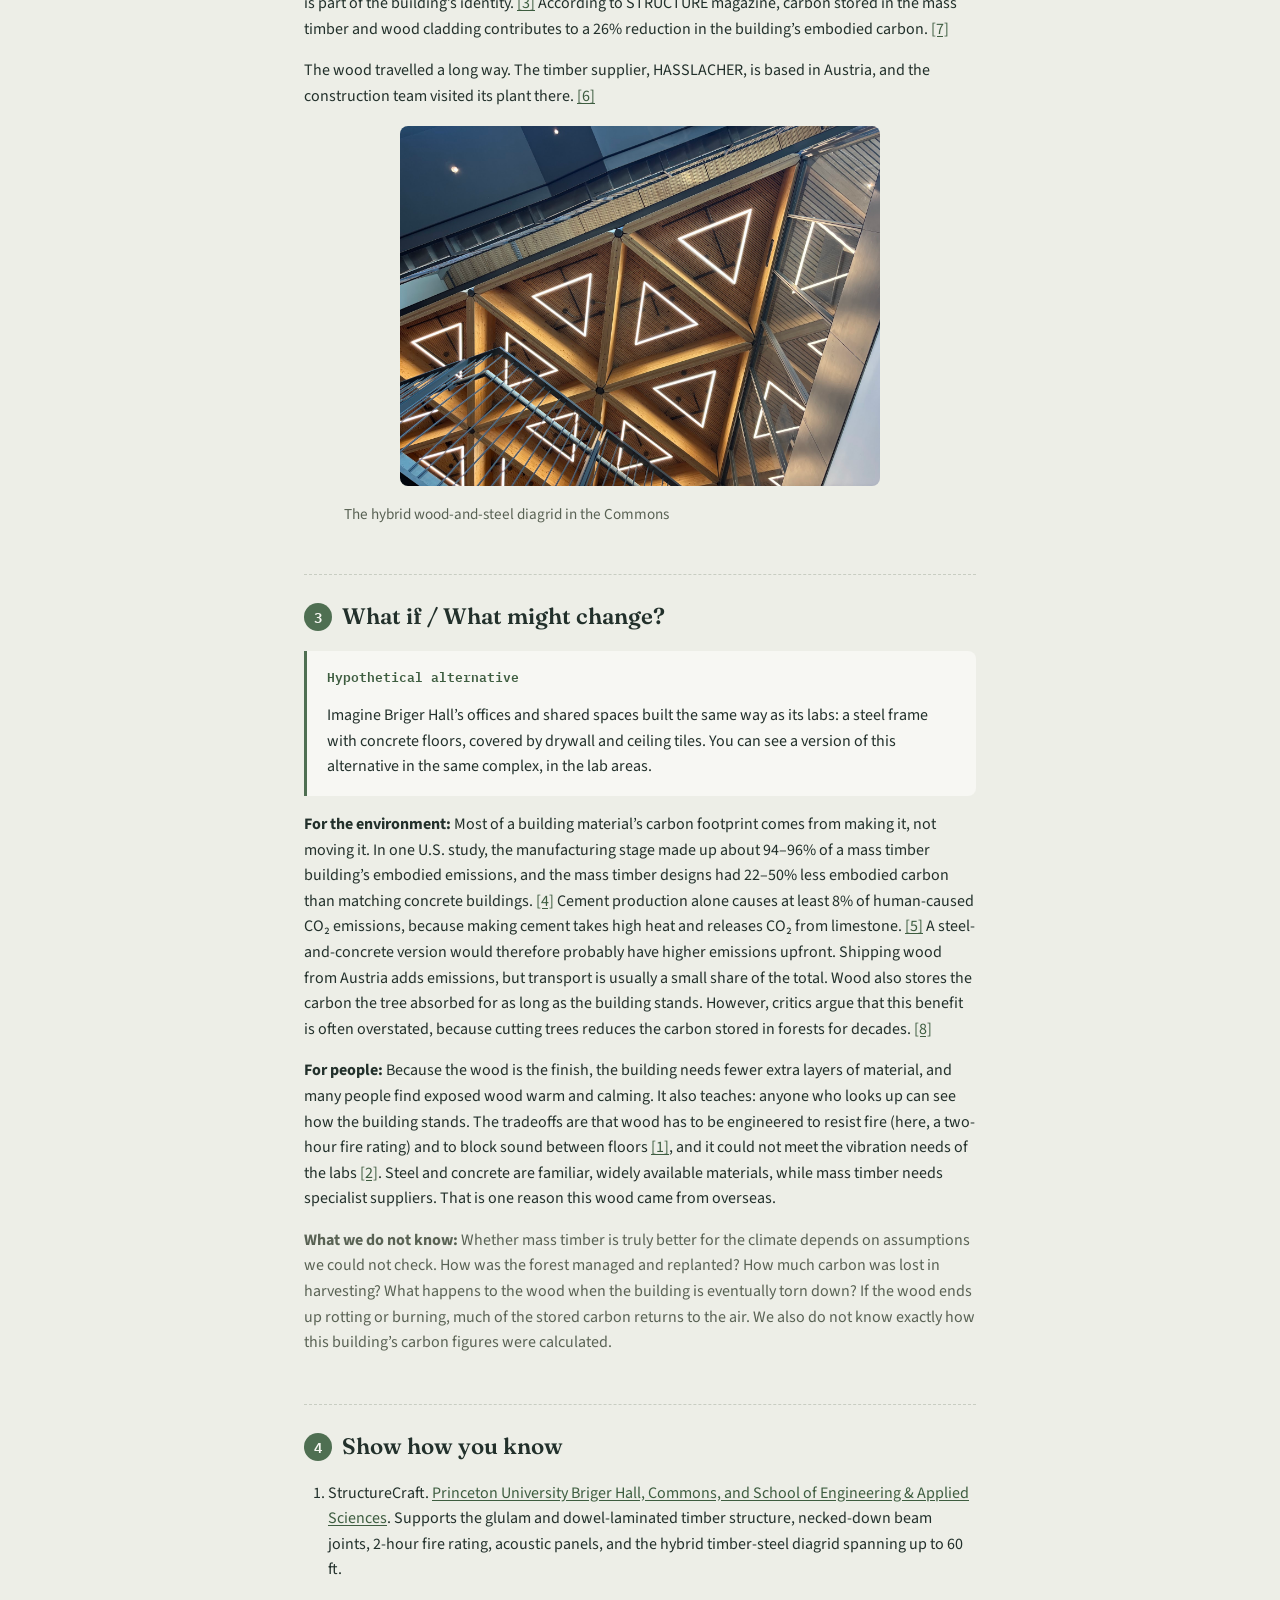
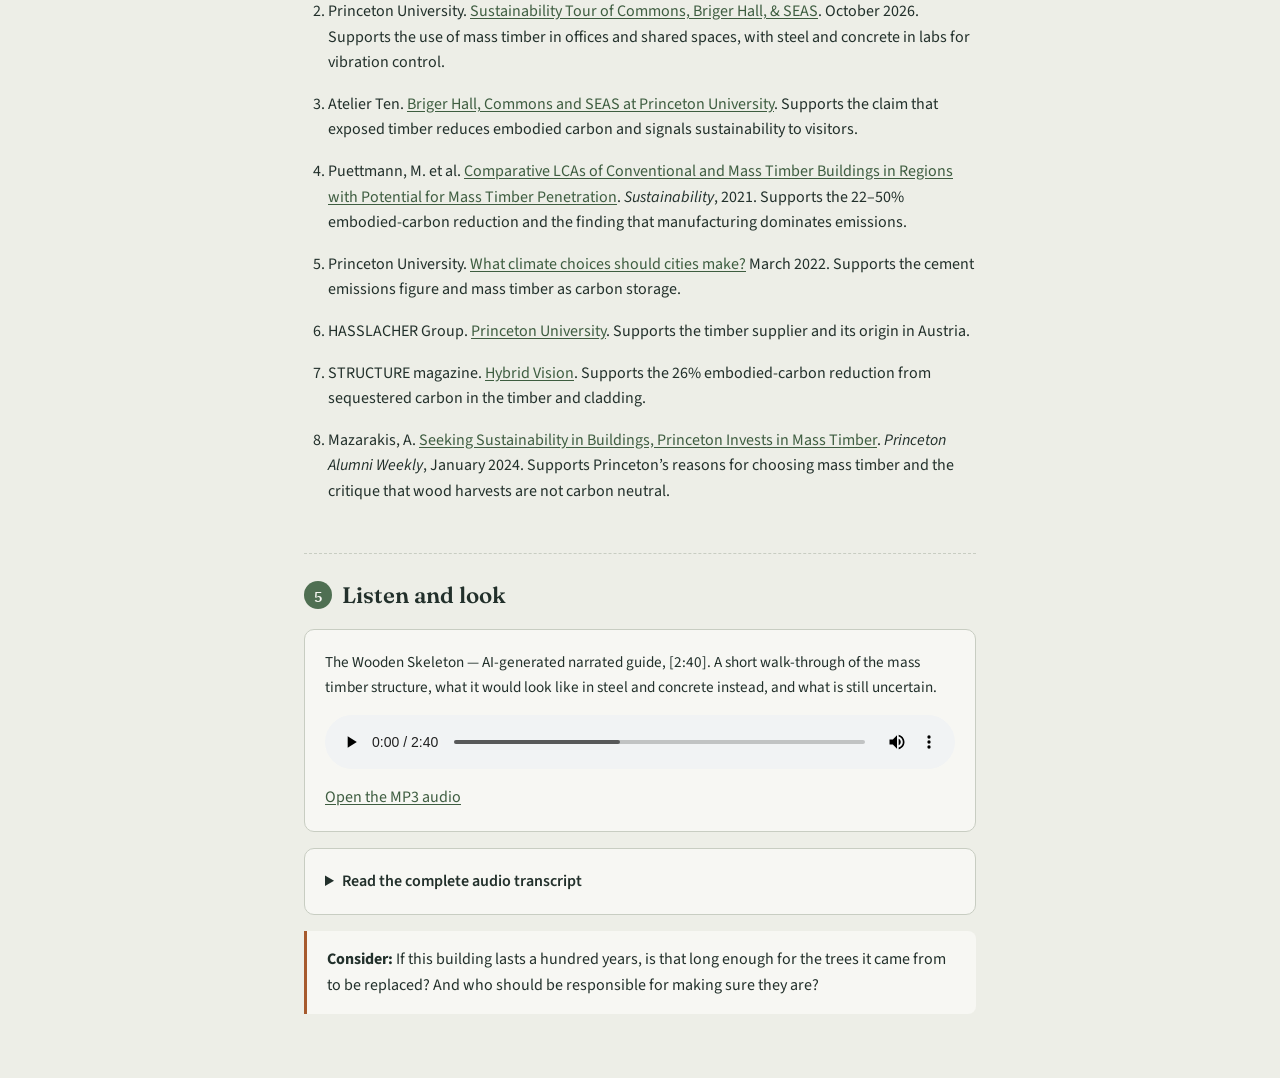
<file: timber.html>
<!DOCTYPE html>
<html lang="en">
<head>
  <meta charset="UTF-8">
  <meta name="viewport" content="width=device-width, initial-scale=1.0">
  <title>The Natural Environment is the Built Environment: Natural Materials as Structural Features in Princeton’s Briger Hall </title>
  <link rel="stylesheet" href="style.css">
  <link rel="preconnect" href="https://fonts.googleapis.com">
  <link href="https://fonts.googleapis.com/css2?family=Fraunces:wght@600&amp;family=Source+Sans+3&amp;family=IBM+Plex+Mono&amp;display=swap" rel="stylesheet">
</head>
<body>
  <a class="skip-link" href="#main-content">Skip to feature guide</a>
  <main class="station" id="main-content">
    <header>
      <div class="eyebrow">The Natural Environment is the Built Environment: Natural Materials as Structural Features in Princeton’s Briger Hall </div>
      <!-- Replace the title here AND in the title tag above. -->
      <h1>The Natural Environment is the Built Environment: Natural Materials as Structural Features in Princeton’s Briger Hall </h1>
      <p class="intro">Look up. The beams and columns holding up much of this building are not hidden behind plaster. They are wood, left exposed on purpose. Why build a science building out of trees, and is wood really better for the planet than steel and concrete?</p>
    </header>

    <section class="section" aria-labelledby="find-heading">
      <h2 id="find-heading"><span class="marker" aria-hidden="true">1</span> Where can I find it?</h2>
      <p><strong>Where to find it:</strong> Enter Briger Hall Entrance H3, Off of Ivy Lane</p>
      <!-- REQUIRED: Upload an original photo or sketch to images/. Avoid photos of people.
           Replace the filename, alt text, and caption. Paths are case-sensitive. -->
      <figure class="images/timber.jpg">
        <img src="images/timber.jpg" alt=" Image of open space in Briger Hall, including mass timber support beams and limestone walls">
        <figcaption>Open Space in Briger Hall</figcaption>
      </figure>
      <div class="activity">
        <p><strong>Look closely:</strong> Notice the structural support surrounding you and compare it to other buildings you've seen. Briger Hall uses exposed mass timber to provide structural support, compared to conventional steel or concrete. </p>
      </div>
        <!-- Distinguish what you observed from what a source explains. Do not assume a
           general source verifies a technical specification of this building. -->
    </section>

     <section class="section" aria-labelledby="interesting-heading">
      <h2 id="interesting-heading"><span class="marker" aria-hidden="true">2</span> Why is it interesting?</h2>
      <p><strong>Our observation:</strong> Near Entrance H3, the wooden beams and columns are left fully exposed, sitting right next to limestone walls. Unlike most buildings we have been in, the structure itself is the finish: we could see how the building holds itself up just by looking up.</p>
      <p>This is mass timber: large structural pieces made by gluing or doweling many smaller pieces of wood together. In Briger Hall and the engineering buildings, glued-laminated (“glulam”) posts and beams hold up floor panels made of boards joined with wooden dowels. The beam ends are “necked down” so they fork into the columns, so wood rests directly on wood and little steel hardware is visible. The Commons uses a hybrid diamond grid (“diagrid”) of wood and steel that spans up to 60 feet. <a href="#source-1">[1]</a></p>
      <p>Wood was not used everywhere. Princeton’s planners used mass timber in offices and shared spaces, and steel and concrete in laboratories, which need tighter control of vibration. <a href="#source-2">[2]</a> The designers say the exposed timber reduces the building’s embodied carbon (the emissions from making, transporting and assembling materials) and is meant to be a visible signal that sustainability is part of the building’s identity. <a href="#source-3">[3]</a> According to STRUCTURE magazine, carbon stored in the mass timber and wood cladding contributes to a 26% reduction in the building’s embodied carbon. <a href="#source-7">[7]</a></p>
      <p>The wood travelled a long way. The timber supplier, HASSLACHER, is based in Austria, and the construction team visited its plant there. <a href="#source-6">[6]</a></p>
      <!-- Distinguish what you observed from what a source explains. Do not assume a
           general source verifies a technical specification of this building. -->

       <figure>
        <img src="images/diagrid.jpg" alt="Diamond-patterned diagrid of wood and steel spanning the ceiling of the Commons in Briger Hall">
        <figcaption>The hybrid wood-and-steel diagrid in the Commons</figcaption>
      </figure>
       
    </section>
 
    <section class="section" aria-labelledby="what-if-heading">
      <h2 id="what-if-heading"><span class="marker" aria-hidden="true">3</span> What if / What might change?</h2>
      <div class="counterfactual">
        <p class="scenario-label">Hypothetical alternative</p>
        <p>Imagine Briger Hall’s offices and shared spaces built the same way as its labs: a steel frame with concrete floors, covered by drywall and ceiling tiles. You can see a version of this alternative in the same complex, in the lab areas.</p>
      </div>
      <p><strong>For the environment:</strong> Most of a building material’s carbon footprint comes from making it, not moving it. In one U.S. study, the manufacturing stage made up about 94–96% of a mass timber building’s embodied emissions, and the mass timber designs had 22–50% less embodied carbon than matching concrete buildings. <a href="#source-4">[4]</a> Cement production alone causes at least 8% of human-caused CO₂ emissions, because making cement takes high heat and releases CO₂ from limestone. <a href="#source-5">[5]</a> A steel-and-concrete version would therefore probably have higher emissions upfront. Shipping wood from Austria adds emissions, but transport is usually a small share of the total. Wood also stores the carbon the tree absorbed for as long as the building stands. However, critics argue that this benefit is often overstated, because cutting trees reduces the carbon stored in forests for decades. <a href="#source-8">[8]</a></p>
      <p><strong>For people:</strong> Because the wood is the finish, the building needs fewer extra layers of material, and many people find exposed wood warm and calming. It also teaches: anyone who looks up can see how the building stands. The tradeoffs are that wood has to be engineered to resist fire (here, a two-hour fire rating) and to block sound between floors <a href="#source-1">[1]</a>, and it could not meet the vibration needs of the labs <a href="#source-2">[2]</a>. Steel and concrete are familiar, widely available materials, while mass timber needs specialist suppliers. That is one reason this wood came from overseas.</p>
      <p class="uncertainty"><strong>What we do not know:</strong> Whether mass timber is truly better for the climate depends on assumptions we could not check. How was the forest managed and replanted? How much carbon was lost in harvesting? What happens to the wood when the building is eventually torn down? If the wood ends up rotting or burning, much of the stored carbon returns to the air. We also do not know exactly how this building’s carbon figures were calculated.</p>
    </section>
 
    <section class="section" aria-labelledby="sources-heading">
      <h2 id="sources-heading"><span class="marker" aria-hidden="true">4</span> Show how you know</h2>
      <!-- REQUIRED: At least two relevant sources beyond AI output. Replace these
           example URLs and descriptions. Add entries and inline citations as needed. -->
      <ol class="sources">
        <li id="source-1">StructureCraft. <a href="https://structurecraft.com/projects/princeton-university-es-and-seas">Princeton University Briger Hall, Commons, and School of Engineering &amp; Applied Sciences</a>. Supports the glulam and dowel-laminated timber structure, necked-down beam joints, 2-hour fire rating, acoustic panels, and the hybrid timber-steel diagrid spanning up to 60 ft.</li>
        <li id="source-2">Princeton University. <a href="https://www.princeton.edu/events/2026/sustainability-tour-commons-briger-hall-seas">Sustainability Tour of Commons, Briger Hall, &amp; SEAS</a>. October 2026. Supports the use of mass timber in offices and shared spaces, with steel and concrete in labs for vibration control.</li>
        <li id="source-3">Atelier Ten. <a href="https://www.atelierten.com/projects/briger-hall-commons-and-school-of-engineering-and-applied-science-seas-at-princeton-university/">Briger Hall, Commons and SEAS at Princeton University</a>. Supports the claim that exposed timber reduces embodied carbon and signals sustainability to visitors.</li>
        <li id="source-4">Puettmann, M. et al. <a href="https://www.mdpi.com/2071-1050/13/24/13987">Comparative LCAs of Conventional and Mass Timber Buildings in Regions with Potential for Mass Timber Penetration</a>. <em>Sustainability</em>, 2021. Supports the 22–50% embodied-carbon reduction and the finding that manufacturing dominates emissions.</li>
        <li id="source-5">Princeton University. <a href="https://www.princeton.edu/news/2022/03/30/city-planners-can-make-smarter-climate-choices-using-new-princeton-data-tool">What climate choices should cities make?</a> March 2022. Supports the cement emissions figure and mass timber as carbon storage.</li>
        <li id="source-6">HASSLACHER Group. <a href="https://www.hasslacher.com/Princeton-University-en">Princeton University</a>. Supports the timber supplier and its origin in Austria.</li>
        <li id="source-7">STRUCTURE magazine. <a href="https://www.structuremag.org/article/hybrid-vision/">Hybrid Vision</a>. Supports the 26% embodied-carbon reduction from sequestered carbon in the timber and cladding.</li>
        <li id="source-8">Mazarakis, A. <a href="https://paw.princeton.edu/article/seeking-sustainability-buildings-princeton-invests-mass-timber">Seeking Sustainability in Buildings, Princeton Invests in Mass Timber</a>. <em>Princeton Alumni Weekly</em>, January 2024. Supports Princeton’s reasons for choosing mass timber and the critique that wood harvests are not carbon neutral.</li>
      </ol>
    </section>
 
    <section class="section" aria-labelledby="listen-heading">
      <h2 id="listen-heading"><span class="marker" aria-hidden="true">5</span> Listen and look</h2>
      <!-- REQUIRED: Create an AI-narrated guide or conversational podcast clip with
           ElevenLabs, UNDER 4 minutes. Listen, correct, and regenerate as needed.
           Include: a detail to examine, checked explanation, your counterfactual,
           environmental and human tradeoffs, honest uncertainty, and a visitor question.
           Upload your MP3 to audio/ and replace BOTH paths below. -->
      <figure class="audio-guide">
        <figcaption id="audio-caption">The Wooden Skeleton — AI-generated narrated guide, [2:40]. A short walk-through of the mass timber structure, what it would look like in steel and concrete instead, and what is still uncertain.</figcaption>
        <audio controls preload="metadata" src="audio/timber.mp3" aria-describedby="audio-caption">
          Your browser does not support the audio player. Use the MP3 link below.
        </audio>
        <p><a href="audio/timber.mp3">Open the MP3 audio</a></p>
      </figure>
      <details class="transcript">
        <summary>Read the complete audio transcript</summary>
        <!-- Replace with the COMPLETE transcript of the final recording, not a summary.
             Use paragraphs; label speakers if conversational. Update if audio changes. -->
        <div class="transcript-text">
          <p>Stop for a moment and look up. Find a place where a wooden beam meets a wooden column. Look at the end of the beam. It gets narrower and slots straight into the column, so wood rests on wood and there is almost no metal showing. Now look at the side of the beam. Those thin stripes are layers of wood glued together. This is called glulam, a kind of mass timber, and it holds up much of Briger Hall.</p>
          <p>Why build a science building out of wood? Mostly to reduce embodied carbon, the emissions from making, shipping and assembling a building’s materials. Steel and especially concrete are carbon-heavy. Cement production alone causes at least eight percent of human carbon dioxide emissions. Wood also stores the carbon the tree absorbed while it grew. The designers left the timber exposed so it works as the finish and as a visible sign of the building’s environmental goals.</p>
          <p>Now imagine a different version of this building. This is hypothetical. Picture these offices and shared spaces built like the labs nearby: a steel frame, concrete floors, and everything hidden behind drywall and ceiling tiles. The labs really are built this way, because sensitive experiments need floors that barely vibrate, and wood could not provide that.</p>
          <p>For the environment, the steel-and-concrete version would probably mean more emissions before anyone even walked in. Studies of comparable buildings have found mass timber cutting embodied carbon by roughly a fifth to a half. The wood here was supplied by a company in Austria, so shipping adds some emissions, but research suggests manufacturing, not transport, is where most of a material’s footprint comes from.</p>
          <p>For people, the tradeoffs go both ways. Wood gives a warmer space that you can learn from just by looking up. But it has to be engineered to resist fire and block sound, it relies on specialist suppliers, and it cannot do every job, as the labs show.</p>
          <p>And here is an honest uncertainty. Not everyone agrees mass timber helps the climate. Some researchers, including one here at Princeton, argue that cutting trees releases forest carbon that takes decades to recover. The answer depends on how the forest was managed and what happens to this wood when the building comes down one day.</p>
          <p>So, before you move on, look at the beam above you and ask yourself: if this building lasts a hundred years, is that long enough for the tree it came from to be replaced? And who should be responsible for making sure it is?</p>
        </div>
      </details>
      <div class="activity">
        <p><strong>Consider:</strong> If this building lasts a hundred years, is that long enough for the trees it came from to be replaced? And who should be responsible for making sure they are?</p>
      </div>
    </section>
 
    <!-- BEFORE SUBMITTING: Replace all bracketed text, example URLs, and media paths.
         Check the published page, image, audio, transcript, and links on a phone or
         in a signed-out browser. Test with 3 people outside class, keep anonymous
         notes, and make at least one revision based on feedback.
         Submit your page link, revisions, and reflection separately to the instructor. -->
  </main>
</body>
</html>
</file>
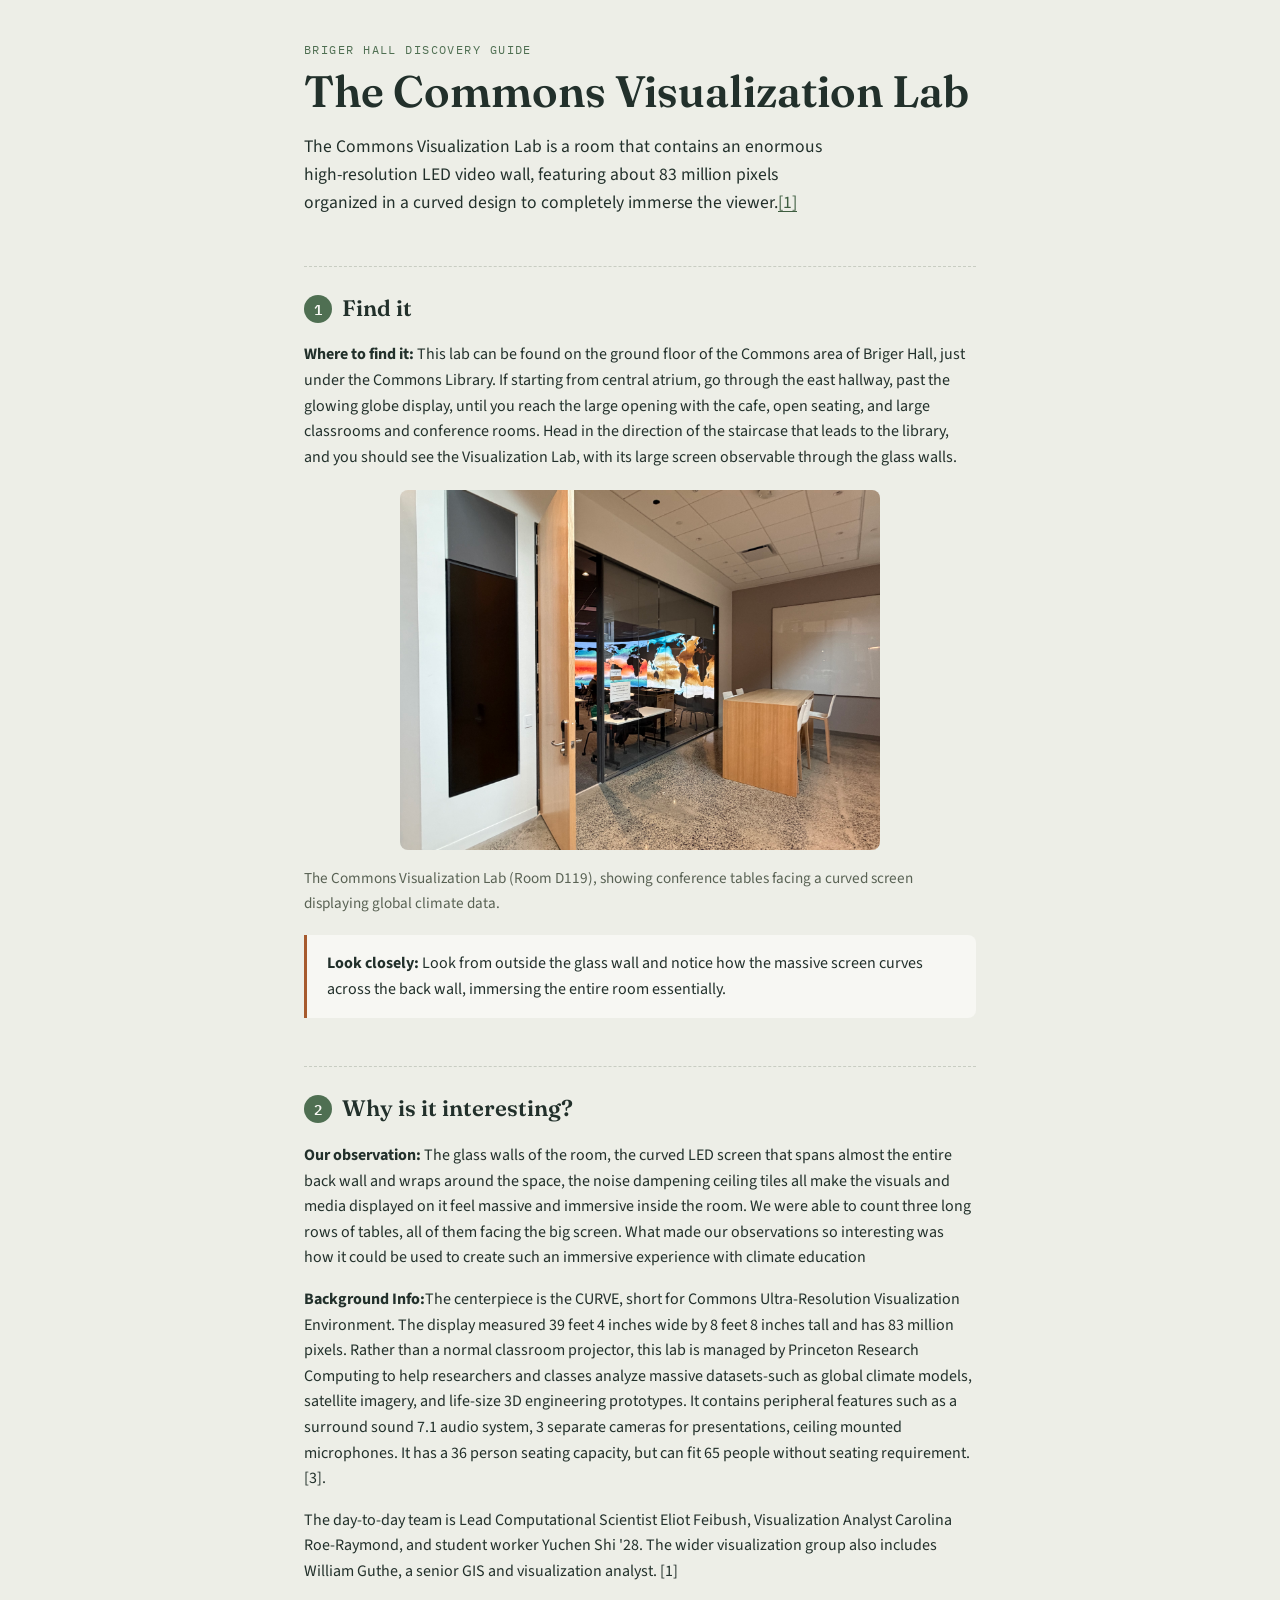
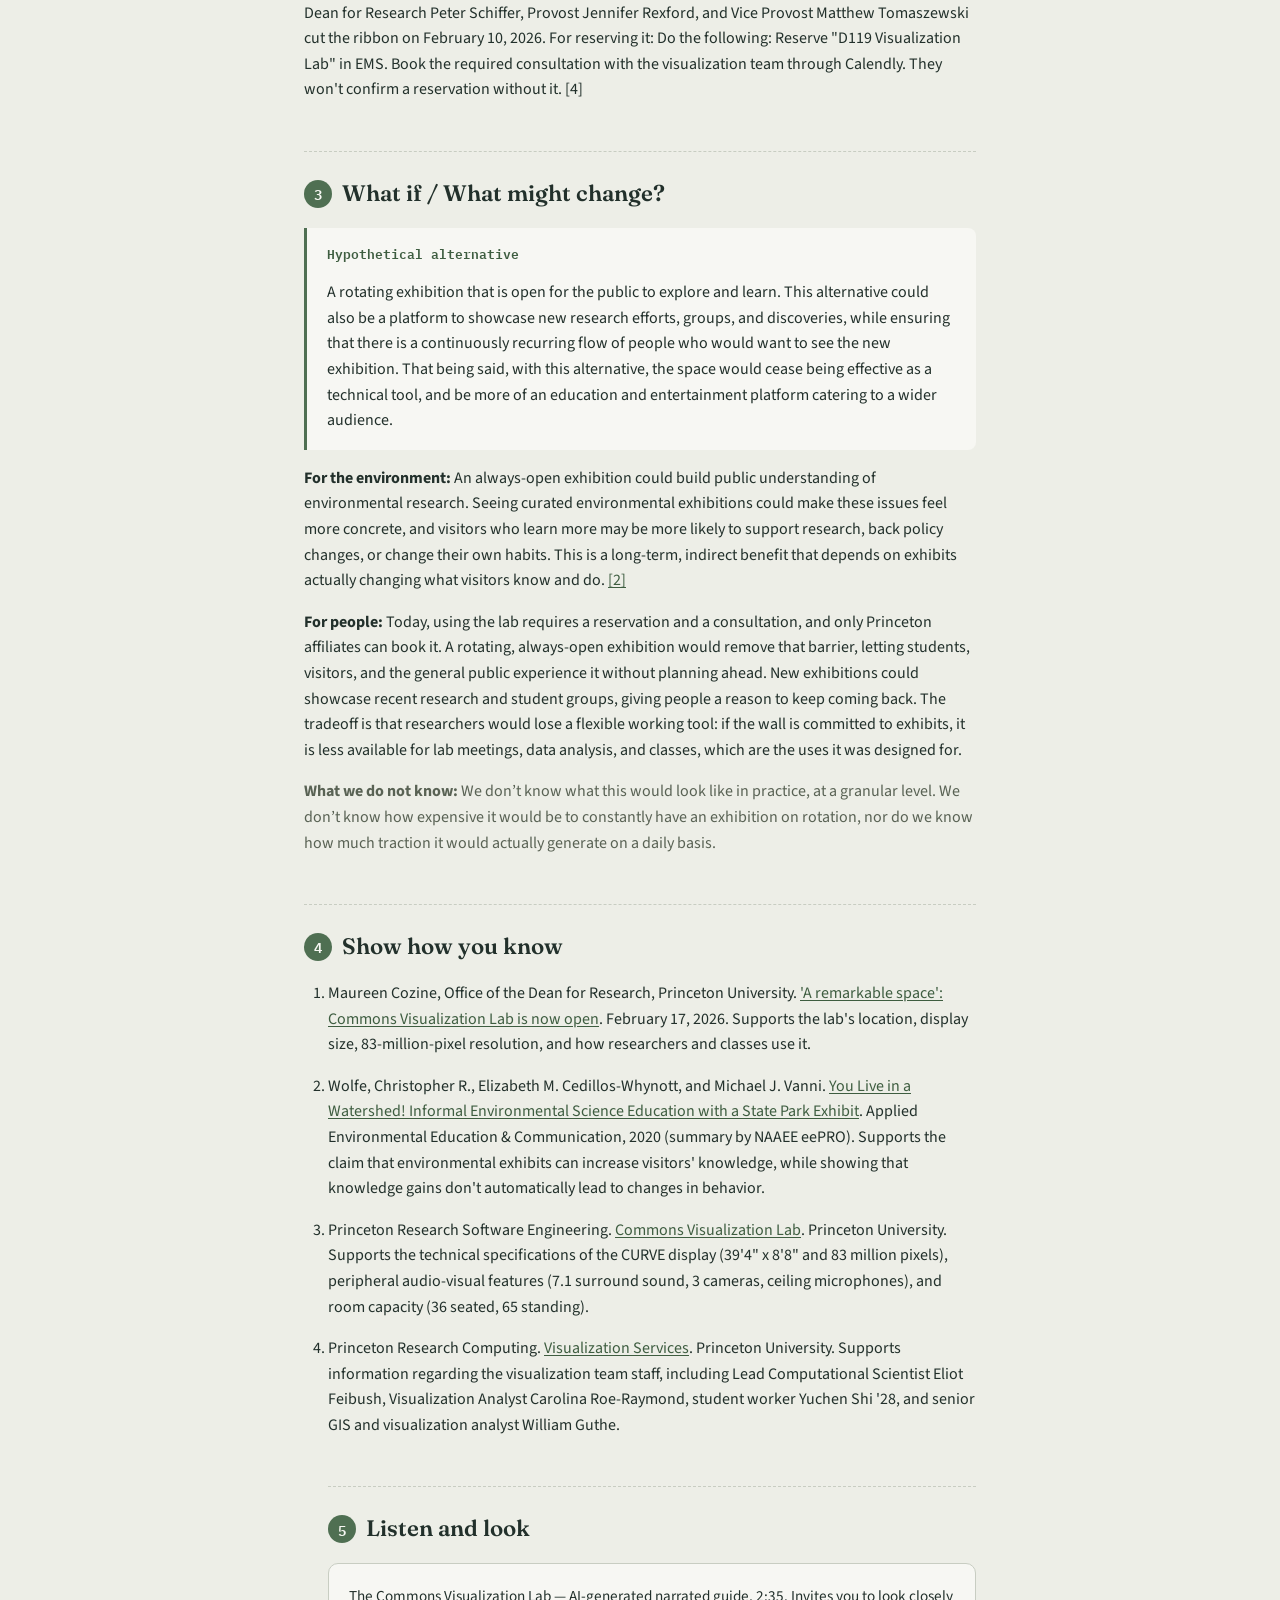
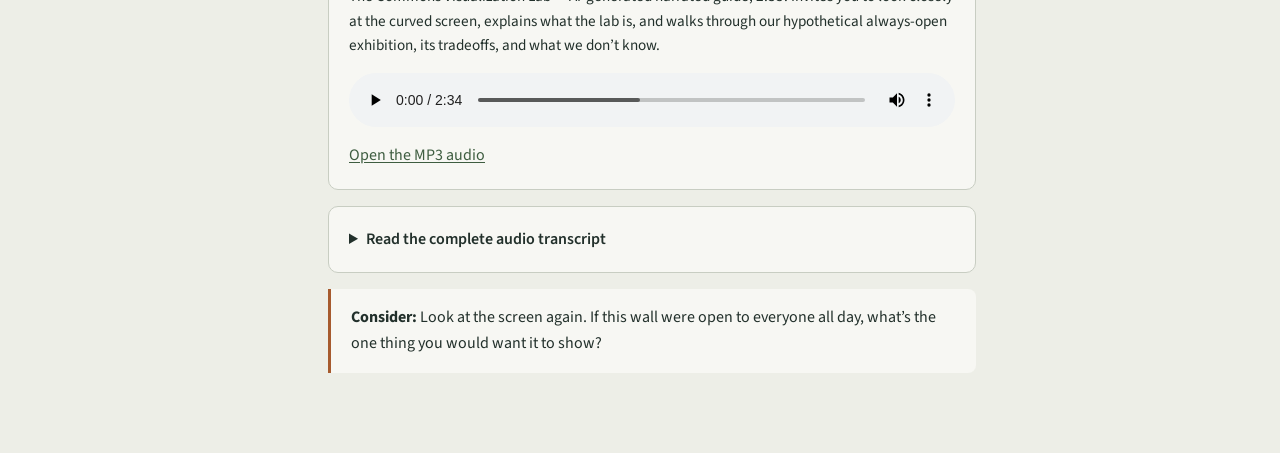
<file: visualization-lab.html>
<!DOCTYPE html>
<html lang="en">
<head>
  <meta charset="UTF-8">
  <meta name="viewport" content="width=device-width, initial-scale=1.0">
  <title>The Commons Visualization Lab — Briger Hall Discovery Guide</title>
  <link rel="stylesheet" href="style.css">
  <link rel="preconnect" href="https://fonts.googleapis.com">
  <link href="https://fonts.googleapis.com/css2?family=Fraunces:wght@600&amp;family=Source+Sans+3&amp;family=IBM+Plex+Mono&amp;display=swap" rel="stylesheet">
</head>
<body>
  <a class="skip-link" href="#main-content">Skip to feature guide</a>
  <main class="station" id="main-content">
    <header>
      <div class="eyebrow">Briger Hall Discovery Guide</div>
      <!-- Replace the title here AND in the title tag above. -->
      <h1>The Commons Visualization Lab</h1>
      <p class="intro">The Commons Visualization Lab is a room that contains an enormous high-resolution LED video wall, featuring about 83 million pixels organized in a curved design to completely immerse the viewer.<a href="#source-1">[1]</a></p>
    </header>

    <section class="section" aria-labelledby="find-heading">
      <h2 id="find-heading"><span class="marker" aria-hidden="true">1</span> Find it</h2>
      <p><strong>Where to find it:</strong> This lab can be found on the ground floor of the Commons area of Briger Hall, just under the Commons Library. If starting from central atrium, go through the east hallway, past the glowing globe display, until you reach the large opening with the cafe, open seating, and large classrooms and conference rooms. Head in the direction of the staircase that leads to the library, and you should see the Visualization Lab, with its large screen observable through the glass walls. </p>
      <!-- REQUIRED: Upload an original photo or sketch to images/. Avoid photos of people.
           Replace the filename, alt text, and caption. Paths are case-sensitive. -->
      <figure class="feature-image">
        <img src="images/Visualisation-Lab3.jpg" alt="View of the Commons Visualization Lab showing rows of tables, curved LED screen displaying a temperature map."">
        <figcaption>The Commons Visualization Lab (Room D119), showing conference tables facing a curved screen displaying global climate data.</figcaption>
      </figure>
      <div class="activity">
        <p><strong>Look closely:</strong> Look from outside the glass wall and notice how the massive screen curves across the back wall, immersing the entire room essentially.</p>
      </div>
    </section>

    <section class="section" aria-labelledby="interesting-heading">
      <h2 id="interesting-heading"><span class="marker" aria-hidden="true">2</span> Why is it interesting?</h2>
      <p><strong>Our observation:</strong> The glass walls of the room, the curved LED screen that spans almost the entire back wall and wraps around the space, the noise dampening ceiling tiles all make the visuals and media displayed on it feel massive and immersive inside the room. We were able to count three long rows of tables, all of them facing the big screen. What made our observations so interesting was how it could be used to create such an immersive experience with climate education</p>
      <p><strong>Background Info:</strong>The centerpiece is the CURVE, short for Commons Ultra-Resolution Visualization Environment. The display measured 39 feet 4 inches wide by 8 feet 8 inches tall and has 83 million pixels. Rather than a normal classroom projector, this lab is managed by Princeton Research Computing to help researchers and classes analyze massive datasets-such as global climate models, satellite imagery, and life-size 3D engineering prototypes. It contains peripheral features such as a surround sound 7.1 audio system, 3 separate cameras for presentations, ceiling mounted microphones. It has a 36 person seating capacity, but can fit 65 people without seating requirement.[3].</p>

    </p> The day-to-day team is Lead Computational Scientist Eliot Feibush, Visualization Analyst Carolina Roe-Raymond, and student worker Yuchen Shi '28. The wider visualization group also includes William Guthe, a senior GIS and visualization analyst. [1]</p>

    </p> Dean for Research Peter Schiffer, Provost Jennifer Rexford, and Vice Provost Matthew Tomaszewski cut the ribbon on February 10, 2026. For reserving it: Do the following: Reserve "D119 Visualization Lab" in EMS. Book the required consultation with the visualization team through Calendly. They won't confirm a reservation without it. [4]</p>
      <!-- Distinguish what you observed from what a source explains. Do not assume a
           general source verifies a technical specification of this building. -->
    </section>

    <section class="section" aria-labelledby="what-if-heading">
      <h2 id="what-if-heading"><span class="marker" aria-hidden="true">3</span> What if / What might change?</h2>
      <div class="counterfactual">
        <p class="scenario-label">Hypothetical alternative</p>
        <p>A rotating exhibition that is open for the public to explore and learn. This alternative could also be a platform to showcase new research efforts, 
          groups, and discoveries, while ensuring that there is a continuously recurring flow of people who would want to see the new exhibition. That being said, with this alternative, the space 
          would cease being effective as a technical tool, and be more of an education and entertainment platform catering to a wider audience. </p>
      </div>
      <p><strong>For the environment:</strong> An always-open exhibition could build public understanding of environmental research. Seeing curated environmental exhibitions could make these issues feel more concrete, and visitors who learn more may be more likely to support research, back policy changes, or change their own habits. This is a long-term, indirect benefit that depends on exhibits actually changing what visitors know and do. <a href="#source-2">[2]</a> </p>
      <p><strong>For people:</strong> Today, using the lab requires a reservation and a consultation, and only Princeton affiliates can book it. A rotating, always-open exhibition would remove that barrier, letting students, visitors, and the general public experience it without planning ahead. New exhibitions could showcase recent research and student groups, giving people a reason to keep coming back. The tradeoff is that researchers would lose a flexible working tool: if the wall is committed to exhibits, it is less available for lab meetings, data analysis, and classes, which are the uses it was designed for.</p>
      
      <p class="uncertainty"><strong>What we do not know:</strong> We don’t know what this would look like in practice, at a granular level. We don’t know how expensive it would be to constantly have an exhibition on rotation, nor do we know how much traction it would actually generate on a daily basis. </p>
    </section>

    <section class="section" aria-labelledby="sources-heading">
      <h2 id="sources-heading"><span class="marker" aria-hidden="true">4</span> Show how you know</h2>
      <!-- REQUIRED: At least two relevant sources beyond AI output. Replace these
           example URLs and descriptions. Add entries and inline citations as needed. -->
      <ol class="sources">
      <li id="source-1">Maureen Cozine, Office of the Dean for Research, Princeton University. <a href="https://research.princeton.edu/news/remarkable-space-commons-visualization-lab-now-open">'A remarkable space': Commons Visualization Lab is now open</a>. February 17, 2026. Supports the lab's location, display size, 83-million-pixel resolution, and how researchers and classes use it.</li>
      <li id="source-2">Wolfe, Christopher R., Elizabeth M. Cedillos-Whynott, and Michael J. Vanni. <a href="https://eepro.naaee.org/research/eeresearch/visitors-nature-center-exhibit-gained-local-watershed-knowledge">You Live in a Watershed! Informal Environmental Science Education with a State Park Exhibit</a>. Applied Environmental Education &amp; Communication, 2020 (summary by NAAEE eePRO). Supports the claim that environmental exhibits can increase visitors' knowledge, while showing that knowledge gains don't automatically lead to changes in behavior.</li>
      <li id="source-3">Princeton Research Software Engineering. <a href="https://rse.princeton.edu/services/visualization/lab-spaces/commons">Commons Visualization Lab</a>. Princeton University. Supports the technical specifications of the CURVE display (39'4" x 8'8" and 83 million pixels), peripheral audio-visual features (7.1 surround sound, 3 cameras, ceiling microphones), and room capacity (36 seated, 65 standing).</li>
      <li id="source-4">Princeton Research Computing. <a href="https://researchcomputing.princeton.edu/services/visualization">Visualization Services</a>. Princeton University. Supports information regarding the visualization team staff, including Lead Computational Scientist Eliot Feibush, Visualization Analyst Carolina Roe-Raymond, student worker Yuchen Shi '28, and senior GIS and visualization analyst William Guthe.</li>

    <section class="section" aria-labelledby="listen-heading">
      <h2 id="listen-heading"><span class="marker" aria-hidden="true">5</span> Listen and look</h2>
      <!-- REQUIRED: Create an AI-narrated guide or conversational podcast clip with
           ElevenLabs, UNDER 4 minutes. Listen, correct, and regenerate as needed.
           Include: a detail to examine, checked explanation, your counterfactual,
           environmental and human tradeoffs, honest uncertainty, and a visitor question.
           Upload your MP3 to audio/ and replace BOTH paths below. -->
      <figure class="audio-guide">
        <figcaption id="audio-caption">The Commons Visualization Lab — AI-generated narrated guide, 2:35. Invites you to look closely at the curved screen, explains what the lab is, and walks through our hypothetical always-open exhibition, its tradeoffs, and what we don’t know.</figcaption>
        <audio controls preload="metadata" src="audio/commons-visualization-lab.mp3" aria-describedby="audio-caption">
          Your browser does not support the audio player. Use the MP3 link below.
        </audio>
        <p><a href="audio/commons-visualization-lab.mp3">Open the MP3 audio</a></p>
      </figure>
      <details class="transcript">
        <summary>Read the complete audio transcript</summary>
        <!-- Replace with the COMPLETE transcript of the final recording, not a summary.
             Use paragraphs; label speakers if conversational. Update if audio changes. -->
        <div class="transcript-text">
          <p>Stand at the glass wall outside the Commons Visualization Lab, on the ground floor of Briger Hall, just under the Commons Library. Look through the glass and find the screen. Notice how it doesn’t sit flat on the wall. It curves around the back of the room. Then look up at the ceiling tiles and down at the three long rows of tables, all facing the screen. Everything in this room is arranged around that one wall.</p>
          <p>That wall is called the CURVE. It’s about thirty-nine feet wide and almost nine feet tall, with roughly eighty-three million pixels. That’s enough to show huge datasets one pixel for one data point, or to put several climate simulations or satellite maps side by side without shrinking any of them. If you stand at the center of the curve, every panel is the same distance from your eyes, which is why 3D scenes work so well here. The lab is run by Princeton Research Computing, and Princeton affiliates can book it after a consultation with the visualization team.</p>
          <p>So here’s our question: how does giving a community access to a tool like this create environmental impact? The screen doesn’t reduce emissions by itself. The impact is indirect. It helps people understand complicated environmental data, and people who understand a problem are more likely to research it, vote on it, or change what they do.</p>
          <p>Now imagine something different. This is a hypothetical. Suppose the lab were an always-open rotating exhibition instead of a room you have to book. Anyone walking through Briger Hall could see new research on the screen, not just Princeton affiliates with a reservation. More people would see environmental data, and the exhibits could showcase new research groups and discoveries.</p>
          <p>But there are tradeoffs. Researchers would lose a private workspace for their data and meetings. The room would also become less of a technical tool and more of an educational display. We’re trading deep use by a few people for shallow exposure to many.</p>
          <p>And here’s what we honestly don’t know. We don’t know what a constantly rotating exhibition would cost to run, or how many people would actually stop and watch. We also don’t know how much energy an eighty-three-million-pixel screen uses, and that would matter for any environmental comparison.</p>
          <p>So here’s a question to take with you. Look at the screen again. If this wall were open to everyone all day, what’s the one thing you would want it to show?</p>
        </div>
      </details>
      <div class="activity">
        <p><strong>Consider:</strong> Look at the screen again. If this wall were open to everyone all day, what’s the one thing you would want it to show?</p>
      </div>
    </section>

    <!-- BEFORE SUBMITTING: Replace all bracketed text, example URLs, and media paths.
         Check the published page, image, audio, transcript, and links on a phone or
         in a signed-out browser. Test with 3 people outside class, keep anonymous
         notes, and make at least one revision based on feedback.
         Submit your page link, revisions, and reflection separately to the instructor. -->
  </main>
</body>
</html>
</file>
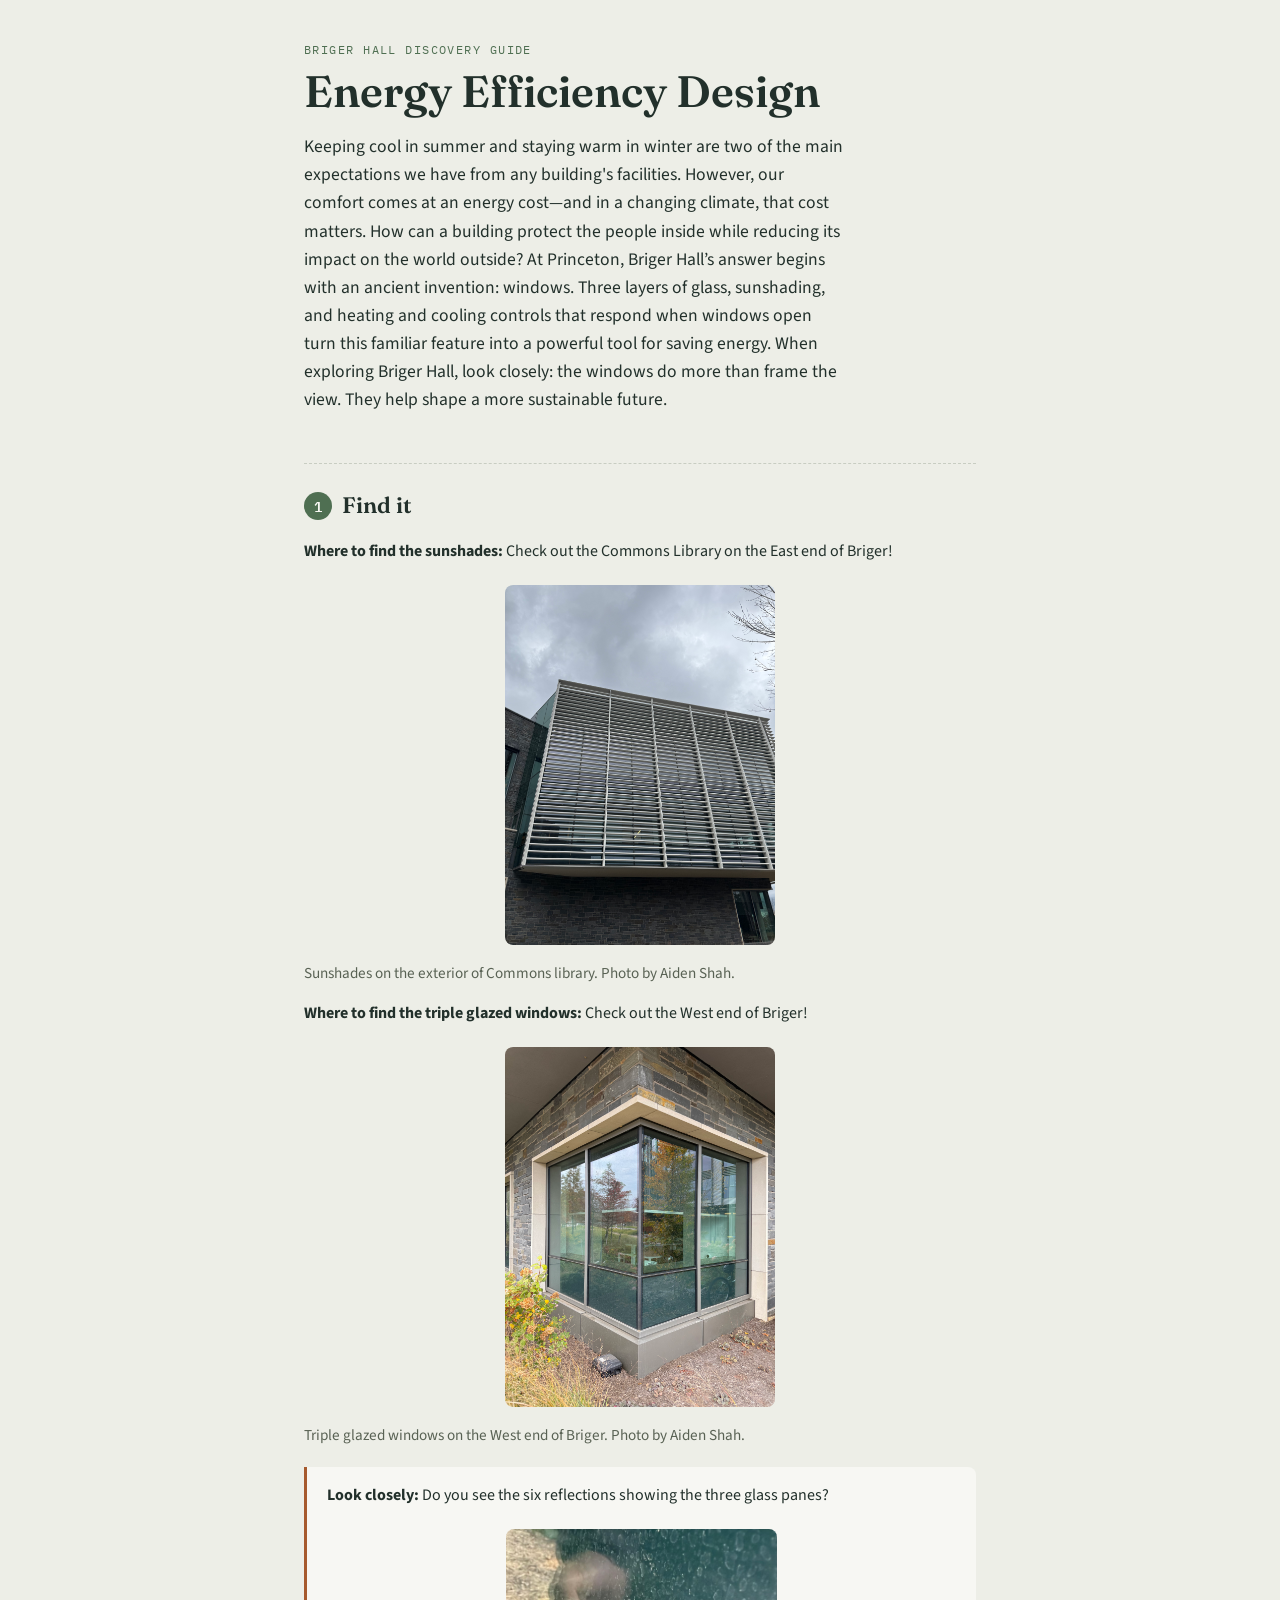
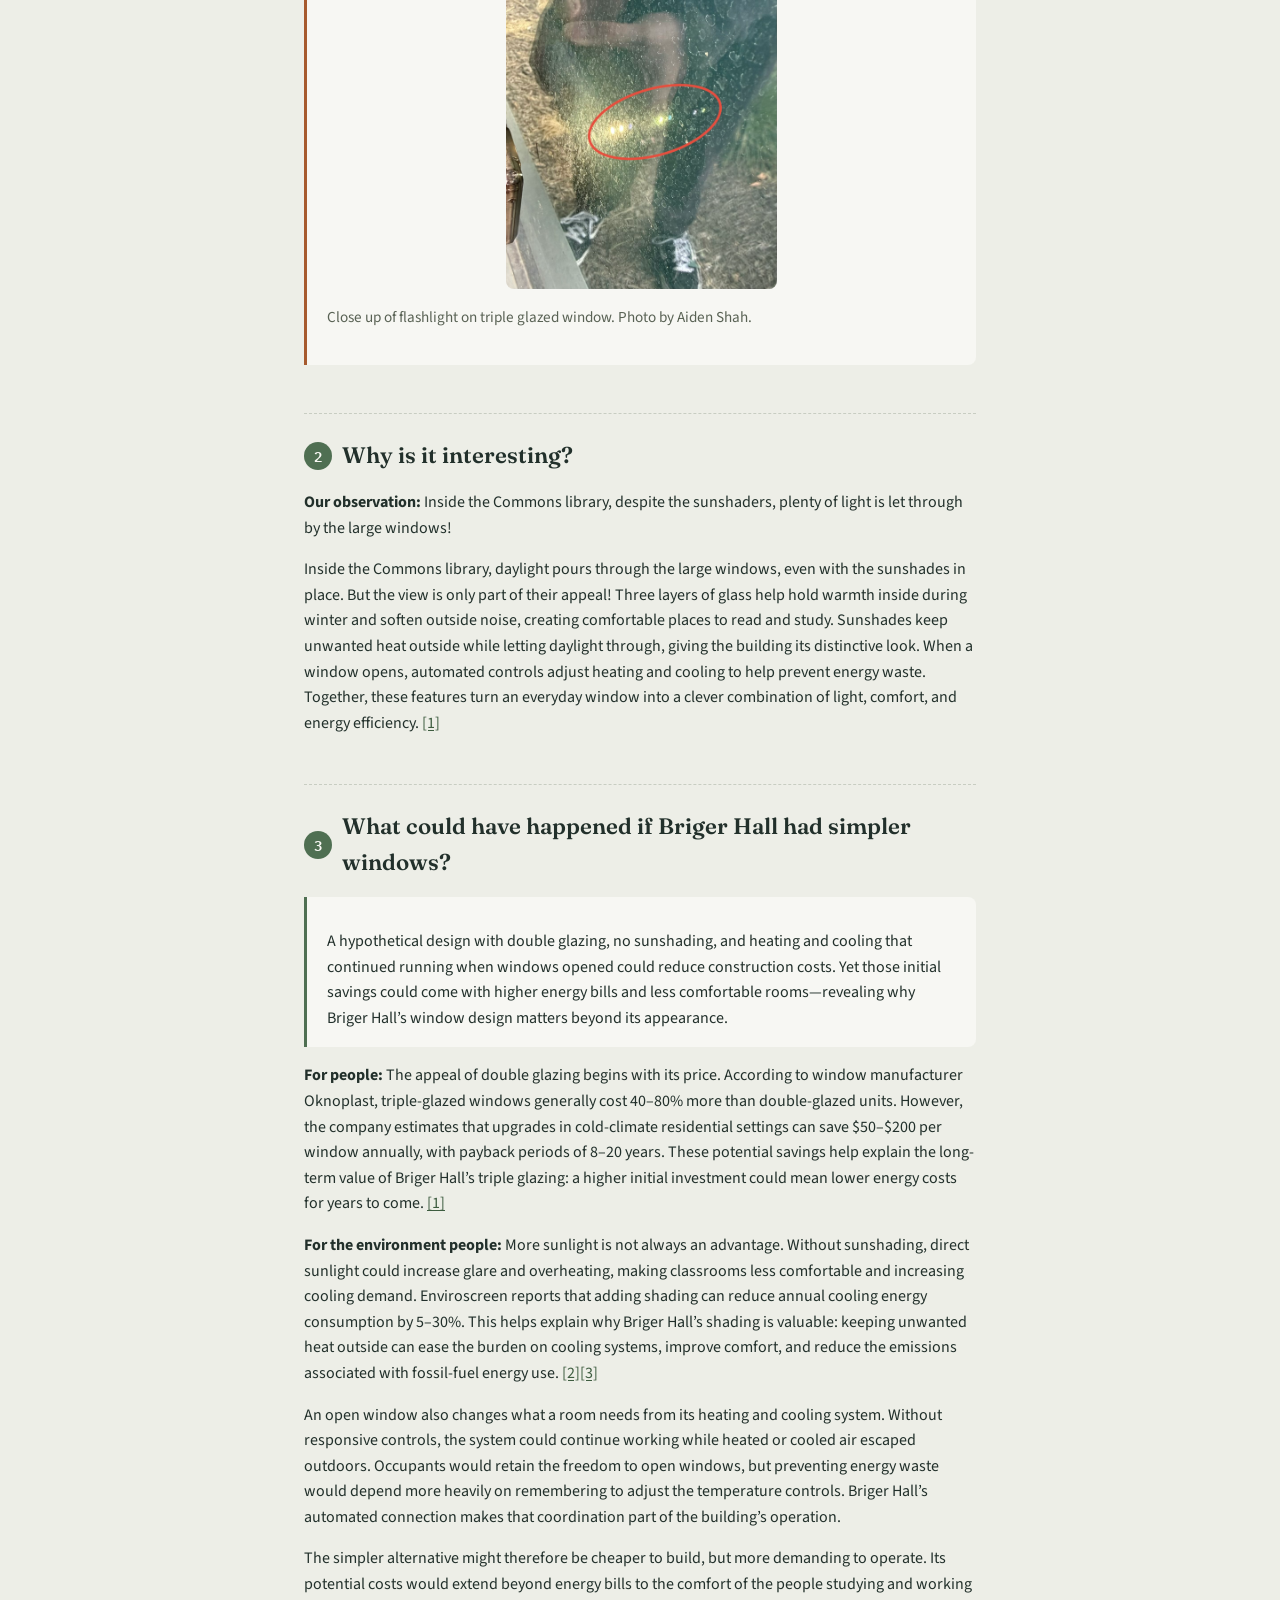
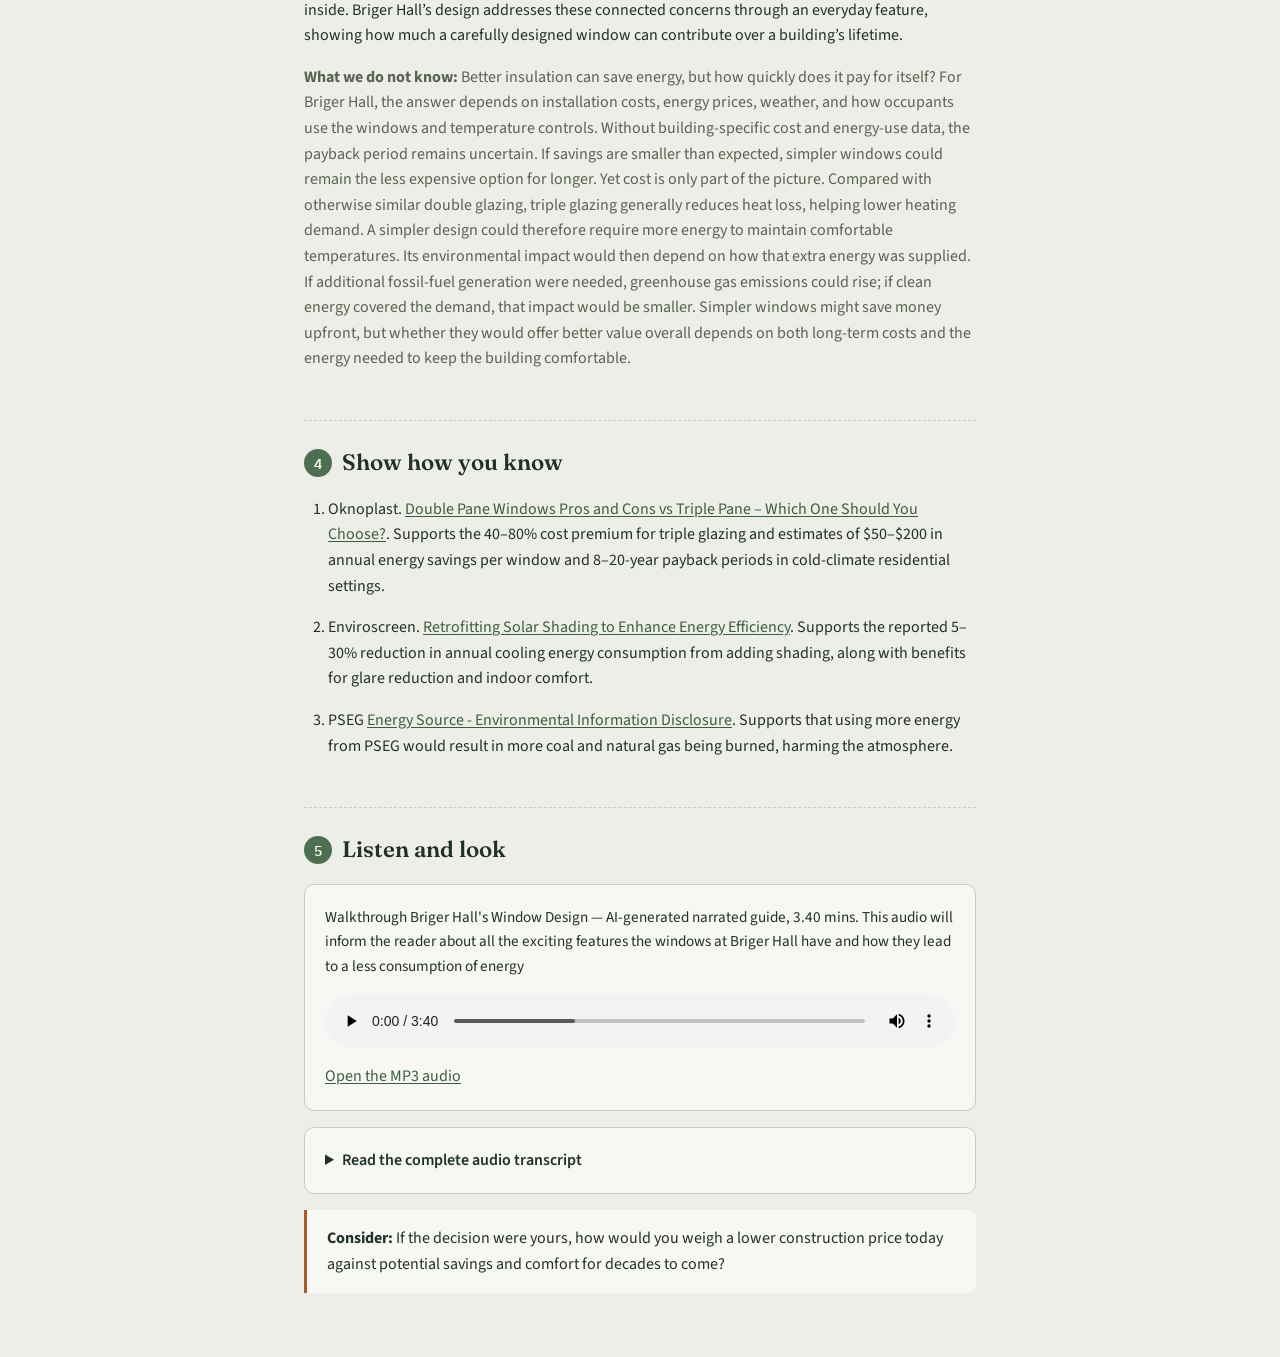
<file: windows-energy.html>
<!DOCTYPE html>
<html lang="en">
<head>
  <meta charset="UTF-8">
  <meta name="viewport" content="width=device-width, initial-scale=1.0">
  <title> Energy Efficiency Design — Briger Hall Discovery Guide</title>
  <link rel="stylesheet" href="style.css">
  <link rel="preconnect" href="https://fonts.googleapis.com">
  <link href="https://fonts.googleapis.com/css2?family=Fraunces:wght@600&amp;family=Source+Sans+3&amp;family=IBM+Plex+Mono&amp;display=swap" rel="stylesheet">
</head>
<body>
  <a class="skip-link" href="#main-content">Skip to feature guide</a>
  <main class="station" id="main-content">
    <header>
      <div class="eyebrow">Briger Hall Discovery Guide</div>
      <!-- Replace the title here AND in the title tag above. -->
      <h1> Energy Efficiency Design </h1>
      <!-- Introduction -->
      <p class="intro">Keeping cool in summer and staying warm in winter are two of the main expectations we have from any building's facilities. However, our comfort comes at an energy cost—and in a changing climate, that cost matters. How can a building protect the people inside while reducing its impact on the world outside? At Princeton, Briger Hall’s answer begins with an ancient invention: windows. Three layers of glass, sunshading, and heating and cooling controls that respond when windows open turn this familiar feature into a powerful tool for saving energy. When exploring Briger Hall, look closely: the windows do more than frame the view. They help shape a more sustainable future.</p>
    </header>
    <section class="section" aria-labelledby="find-heading">
      <h2 id="find-heading"><span class="marker" aria-hidden="true">1</span> Find it</h2>
      <p><strong>Where to find the sunshades:</strong> Check out the Commons Library on the East end of Briger!</p>
      <figure class="feature-image">
      <img src="images/IMG_5753.jpeg" alt="Sunshades on the exterior of Commons library">
      <figcaption>Sunshades on the exterior of Commons library. Photo by Aiden Shah.</figcaption>
      <p><strong>Where to find the triple glazed windows:</strong> Check out the West end of Briger!</p>
      <figure class="feature-image">
      <img src="images/IMG_5755.jpeg" alt="Triple glazed windows">
      <figcaption>Triple glazed windows on the West end of Briger. Photo by Aiden Shah.</figcaption>
      </figure>
      <div class="activity">
        <p><strong>Look closely:</strong> Do you see the six reflections showing the three glass panes?</p>
        <figure class="feature-image">
        <img src="images/IMG_5754.jpeg"
             alt="Six reflections of flashlight inside glass">
        <figcaption> Close up of flashlight on triple glazed window. Photo by Aiden Shah.</figcaption>
        </figure>
      </div>
    </section>

    <!-- Still needs to do -->
    <section class="section" aria-labelledby="interesting-heading">
      <h2 id="interesting-heading"><span class="marker" aria-hidden="true">2</span> Why is it interesting?</h2>
      <p><strong>Our observation:</strong> Inside the Commons library, despite the sunshaders, plenty of light is let through by the large windows!</p>
      <p> Inside the Commons library, daylight pours through the large windows, even with the sunshades in place. But the view is only part of their appeal! Three layers of glass help hold warmth inside during winter and soften outside noise, creating comfortable places to read and study. Sunshades keep unwanted heat outside while letting daylight through, giving the building its distinctive look. When a window opens, automated controls adjust heating and cooling to help prevent energy waste. Together, these features turn an everyday window into a clever combination of light, comfort, and energy efficiency. <a href="#source-1">[1]</a></p>
      <!-- Distinguish what you observed from what a source explains. Do not assume a
           general source verifies a technical specification of this building. -->
    </section>

    <section class="section" aria-labelledby="what-if-heading">
      <h2 id="what-if-heading"><span class="marker" aria-hidden="true">3</span> What could have happened if Briger Hall had simpler windows?</h2>
      <div class="counterfactual">
        <p>A hypothetical design with double glazing, no sunshading, and heating and cooling that continued running when windows opened could reduce construction costs. Yet those initial savings could come with higher energy bills and less comfortable rooms—revealing why Briger Hall’s window design matters beyond its appearance.
</p>
      </div>
      <p><strong>For people:</strong> The appeal of double glazing begins with its price. According to window manufacturer Oknoplast, triple-glazed windows generally cost 40–80% more than double-glazed units. However, the company estimates that upgrades in cold-climate residential settings can save $50–$200 per window annually, with payback periods of 8–20 years. These potential savings help explain the long-term value of Briger Hall’s triple glazing: a higher initial investment could mean lower energy costs for years to come. <a href="#source-1">[1]</a></p>
      <p><strong>For the environment people:</strong> More sunlight is not always an advantage. Without sunshading, direct sunlight could increase glare and overheating, making classrooms less comfortable and increasing cooling demand. Enviroscreen reports that adding shading can reduce annual cooling energy consumption by 5–30%. This helps explain why Briger Hall’s shading is valuable: keeping unwanted heat outside can ease the burden on cooling systems, improve comfort, and reduce the emissions associated with fossil-fuel energy use. <a href="#source-2">[2]<a href="#source-2">[3]</a></p>
      <p>An open window also changes what a room needs from its heating and cooling system. Without responsive controls, the system could continue working while heated or cooled air escaped outdoors. Occupants would retain the freedom to open windows, but preventing energy waste would depend more heavily on remembering to adjust the temperature controls. Briger Hall’s automated connection makes that coordination part of the building’s operation. </p>
      <p>The simpler alternative might therefore be cheaper to build, but more demanding to operate. Its potential costs would extend beyond energy bills to the comfort of the people studying and working inside. Briger Hall’s design addresses these connected concerns through an everyday feature, showing how much a carefully designed window can contribute over a building’s lifetime. </p>
      
      <!-- Still needs to do -->
      <p class="uncertainty"><strong>What we do not know:</strong> Better insulation can save energy, but how quickly does it pay for itself? For Briger Hall, the answer depends on installation costs, energy prices, weather, and how occupants use the windows and temperature controls. Without building-specific cost and energy-use data, the payback period remains uncertain. If savings are smaller than expected, simpler windows could remain the less expensive option for longer.

Yet cost is only part of the picture. Compared with otherwise similar double glazing, triple glazing generally reduces heat loss, helping lower heating demand. A simpler design could therefore require more energy to maintain comfortable temperatures. Its environmental impact would then depend on how that extra energy was supplied. If additional fossil-fuel generation were needed, greenhouse gas emissions could rise; if clean energy covered the demand, that impact would be smaller. Simpler windows might save money upfront, but whether they would offer better value overall depends on both long-term costs and the energy needed to keep the building comfortable.</p>
    </section>

    <section class="section" aria-labelledby="sources-heading">
      <h2 id="sources-heading"><span class="marker" aria-hidden="true">4</span> Show how you know</h2>
      <!-- REQUIRED: At least two relevant sources beyond AI output. Replace these
           example URLs and descriptions. Add entries and inline citations as needed. -->
      <ol class="sources">
      <li id="source-1">Oknoplast. <a href="https://oknoplast.us/double-pane-windows-pros-and-cons-vs-triple-pane-which-one-should-you-choose/">Double Pane Windows Pros and Cons vs Triple Pane – Which One Should You Choose?</a>. Supports the 40–80% cost premium for triple glazing and estimates of $50–$200 in annual energy savings per window and 8–20-year payback periods in cold-climate residential settings.</li>
      <li id="source-2">Enviroscreen. <a href="https://enviroscreen.org.uk/retrofitting-solar-shading-existing-buildings/">Retrofitting Solar Shading to Enhance Energy Efficiency</a>. Supports the reported 5–30% reduction in annual cooling energy consumption from adding shading, along with benefits for glare reduction and indoor comfort.</li>
      <li id="source-3">PSEG <a href="https://corporate.pseg.com/-/media/pseg/corporate/aboutpseg/company-information/pseg-family-of-companies/energy-resources-and-trade/environmental-information-disclosure-label.ashx">Energy Source - Environmental Information Disclosure</a>. Supports that using more energy from PSEG would result in more coal and natural gas being burned, harming the atmosphere.</li>
      </ol>
    </section>

    <section class="section" aria-labelledby="listen-heading">
      <h2 id="listen-heading"><span class="marker" aria-hidden="true">5</span> Listen and look</h2>
      <!-- REQUIRED: Create an AI-narrated guide or conversational podcast clip with
           ElevenLabs, UNDER 4 minutes. Listen, correct, and regenerate as needed.
           Include: a detail to examine, checked explanation, your counterfactual,
           environmental and human tradeoffs, honest uncertainty, and a visitor question.
           Upload your MP3 to audio/ and replace BOTH paths below. -->
      <figure class="audio-guide">
        <figcaption id="audio-caption"> Walkthrough Briger Hall's Window Design — AI-generated narrated guide, 3.40 mins. This audio will inform the reader about all the exciting features the windows at Briger Hall have and how they lead to a less consumption of energy </figcaption>
        <audio controls preload="metadata" src="audio/windows-energy.mp3" aria-describedby="audio-caption">
          Your browser does not support the audio player. Use the MP3 link below.
        </audio>
        <p><a href="audio/windows-energy.mp3">Open the MP3 audio</a></p>
      </figure>
      <details class="transcript">
        <summary>Read the complete audio transcript</summary>
        <!-- Replace with the COMPLETE transcript of the final recording, not a summary.
             Use paragraphs; label speakers if conversational. Update if audio changes. -->
        <div class="transcript-text">
          <p>Keeping cool in summer. Staying warm in winter. Comfort comes at an energy cost—and in a changing climate, that cost matters. So, how can a building keep people comfortable while reducing its environmental impact? At Princeton, Briger Hall’s answer begins with something familiar: windows.

Start at the Commons library, at the east end of Briger Hall. Look at the sunshades outside the large windows, then notice the daylight inside. Even with the shades in place, light fills the library. Keeping unwanted heat outside does not have to mean leaving a room in the dark.

Next, head toward the triple-glazed windows at the west end of Briger. In the guide’s close-up photograph, a flashlight produces six reflections—a clue to the three glass panes, each with two surfaces. See if you can spot them.

But why add another layer of glass? Triple glazing reduces heat loss and helps keep the inside surface warmer in winter, making nearby seats more comfortable. It can also soften outside noise. While the sunshades manage sunlight, the glass helps maintain comfortable conditions inside.

There’s another connection that is harder to see. When a window opens, automated controls adjust heating and cooling to help prevent energy waste. The building responds to occupants’ actions without relying entirely on someone remembering to change the settings.

But what if Briger Hall had taken a simpler, less expensive approach?

Imagine double-glazed windows, no sunshading, and heating and cooling that continued running when windows opened. Construction could cost less, but those savings could come with higher energy bills and less comfortable rooms.

Consider the glass first. Window manufacturer Oknoplast reports that triple-glazed windows generally cost forty to eighty percent more than double-glazed units. However, in cold-climate residential settings, the company estimates annual energy savings of fifty to two hundred dollars per window, with payback periods of eight to twenty years. This helps explain why better insulation can be worth the investment.

Shading adds another benefit. Without it, direct sunlight could bring extra heat and glare, leaving cooling systems with more work to do. Enviroscreen reports that adding shading can reduce annual cooling energy consumption by five to thirty percent. Keeping heat outside can make staying comfortable less energy-intensive.

Then there’s the open-window problem. Fresh air can feel welcome, but heated or cooled air can escape through the same opening. Without responsive controls, the system could keep replacing what is lost. Briger Hall’s automated connection helps avoid that waste.

Of course, how quickly these features pay for themselves remains uncertain. Installation costs, energy prices, weather, and occupants’ habits all affect the outcome. Without Briger Hall’s actual cost and energy-use data, its payback period is unknown. Smaller savings could make simpler windows cheaper for longer.

Still, money is only part of the story. A less insulated, unshaded design could need more energy. If clean energy covered that demand, added emissions could be small. If more fossil-fuel generation were needed, emissions could rise.

Before leaving Briger Hall, take one more look at the windows. Beyond the view, there’s a balance of daylight, comfort, and energy use. </p>
        </div>
      </details>
      <div class="activity">
        <p><strong>Consider:</strong> If the decision were yours, how would you weigh a lower construction price today against potential savings and comfort for decades to come?</p>
      </div>
    </section>

    <!-- BEFORE SUBMITTING: Replace all bracketed text, example URLs, and media paths.
         Check the published page, image, audio, transcript, and links on a phone or
         in a signed-out browser. Test with 3 people outside class, keep anonymous
         notes, and make at least one revision based on feedback.
         Submit your page link, revisions, and reflection separately to the instructor. -->
  </main>
</body>
</html>
</file>
<file: style.css>
/* Briger Hall Discovery Guide — shared station styling */
:root {
  --ink: #22302B;
  --paper: #EDEEE7;
  --paper-raised: #F7F7F3;
  --moss: #4F6F52;
  --rust: #A65A2E;
  --line: #C8CDC2;
  --muted: #596254;
  --font-display: "Fraunces", Georgia, serif;
  --font-body: "Source Sans 3", -apple-system, BlinkMacSystemFont, sans-serif;
  --font-mono: "IBM Plex Mono", ui-monospace, Menlo, monospace;
}
* { box-sizing: border-box; }
body {
  margin: 0;
  background: var(--paper);
  color: var(--ink);
  font-family: var(--font-body);
  line-height: 1.6;
}
a { color: #3E5D40; text-underline-offset: 0.15em; }
a:hover { text-decoration-thickness: 2px; }
a:focus-visible, summary:focus-visible, audio:focus-visible {
  outline: 3px solid var(--rust);
  outline-offset: 4px;
}
.skip-link {
  position: absolute;
  left: 1rem;
  top: -8rem;
  padding: 0.75rem 1rem;
  background: var(--paper-raised);
  z-index: 1;
}
.skip-link:focus { top: 1rem; }
.station {
  width: 100%;
  max-width: 720px;
  min-width: 0;
  margin: 0 auto;
  padding: 2.5rem 1.5rem 4rem;
  overflow-wrap: anywhere;
}

/* Eyebrow + title */
.eyebrow {
  font-family: var(--font-mono);
  font-size: 0.75rem;
  letter-spacing: 0.12em;
  text-transform: uppercase;
  color: var(--moss);
  margin-bottom: 0.5rem;
}
h1 {
  font-family: var(--font-display);
  font-weight: 600;
  font-size: clamp(2rem, 5vw, 2.75rem);
  line-height: 1.1;
  margin: 0 0 1rem;
}
.intro { font-size: 1.1rem; color: var(--ink); max-width: 60ch; }

/* Trail-marker section headers */
.section {
  margin-top: 3rem;
  padding-top: 1.5rem;
  border-top: 1px dashed var(--line);
}
.section h2 {
  font-family: var(--font-display);
  font-size: 1.4rem;
  font-weight: 600;
  display: flex;
  align-items: center;
  gap: 0.6rem;
  margin: 0 0 1rem;
}
.marker {
  display: inline-flex;
  align-items: center;
  justify-content: center;
  width: 1.75rem;
  height: 1.75rem;
  border-radius: 999px;
  background: var(--moss);
  color: var(--paper-raised);
  font-family: var(--font-mono);
  font-size: 0.85rem;
  flex-shrink: 0;
}

/* Chatbot box */
.chat-box {
  background: var(--paper-raised);
  border: 1px solid var(--line);
  border-radius: 10px;
  padding: 1.25rem 1.5rem;
}
.chat-box a.chat-link {
  display: inline-block;
  margin-top: 0.5rem;
  background: var(--rust);
  color: var(--paper-raised);
  text-decoration: none;
  font-weight: 600;
  padding: 0.6rem 1.1rem;
  border-radius: 6px;
}
.chat-box ul { margin: 0.75rem 0 0; padding-left: 1.2rem; }

/* Activity callout */
.activity {
  background: var(--paper-raised);
  border-left: 3px solid var(--rust);
  padding: 1rem 1.25rem;
  border-radius: 0 8px 8px 0;
}

/* Photos: preserve proportions, fit the container, and avoid oversized images.
   The base rule also covers photos outside a .feature-image wrapper. */
img {
  display: block;
  width: auto;
  height: auto;
  max-width: 100%;
  max-height: 360px;
  object-fit: contain;
  border-radius: 8px;
  margin: 1rem auto;
}
.feature-image {
  max-width: 100%;
  min-width: 0;
  margin: 1.25rem 0;
}
.gallery {
  display: grid;
  grid-template-columns: repeat(auto-fit, minmax(min(100%, 180px), 1fr));
  align-items: start;
  gap: 0.75rem;
  margin-top: 1rem;
}
.gallery > * { min-width: 0; max-width: 100%; }
.gallery figure { margin: 0; }
.gallery img {
  width: 100%;
  height: 220px;
  margin: 0;
}
figcaption {
  margin-top: 0.6rem;
  color: var(--muted);
  font-size: 0.95rem;
}

/* Next station */
.next-station {
  margin-top: 3rem;
  padding: 1.25rem 1.5rem;
  background: var(--ink);
  color: var(--paper);
  border-radius: 10px;
  display: flex;
  align-items: center;
  justify-content: space-between;
  gap: 1rem;
  flex-wrap: wrap;
}
.next-station a { color: var(--paper); font-weight: 600; }

/* SDG connection */
.sdg-box {
  background: var(--paper-raised);
  border: 1px solid var(--line);
  border-radius: 10px;
  padding: 1.25rem 1.5rem;
}
.sdg-tags { margin: 0.5rem 0 1rem; }
.sdg-tag {
  display: inline-flex;
  align-items: center;
  background: var(--moss);
  color: var(--paper-raised);
  font-family: var(--font-mono);
  font-size: 0.8rem;
  font-weight: 600;
  padding: 0.3rem 0.7rem;
  border-radius: 999px;
  margin: 0 0.4rem 0.4rem 0;
}

/* Counterfactual and source sections */
.counterfactual {
  background: var(--paper-raised);
  border-left: 3px solid var(--moss);
  padding: 1rem 1.25rem;
  border-radius: 0 8px 8px 0;
}
.scenario-label {
  margin-top: 0;
  font-family: var(--font-mono);
  font-size: 0.8rem;
  font-weight: 600;
  color: #3E5D40;
}
.counterfactual p:last-child, .activity p:last-child { margin-bottom: 0; }
.activity p:first-child { margin-top: 0; }
.uncertainty { color: var(--muted); }
.sources { padding-left: 1.5rem; }
.sources li { margin-bottom: 1rem; scroll-margin-top: 1.5rem; }
.sources li:target {
  background: var(--paper-raised);
  outline: 2px solid var(--moss);
  outline-offset: 4px;
}

/* Audio guide and transcript */
.audio-guide, .transcript {
  margin: 1rem 0;
  background: var(--paper-raised);
  border: 1px solid var(--line);
  border-radius: 10px;
  padding: 1.25rem;
}
.audio-guide figcaption { margin: 0 0 1rem; color: var(--ink); }
.audio-guide audio { display: block; width: 100%; }
.audio-guide p { margin-bottom: 0; }
.transcript summary { cursor: pointer; font-weight: 600; }
.transcript-text { margin-top: 1rem; }

@media (max-width: 480px) {
  .station { padding: 1.75rem 1rem 3rem; }
  .section h2 { align-items: flex-start; }
  .marker { margin-top: 0.15rem; }
  .audio-guide, .transcript { padding: 1rem; }
}
</file>
